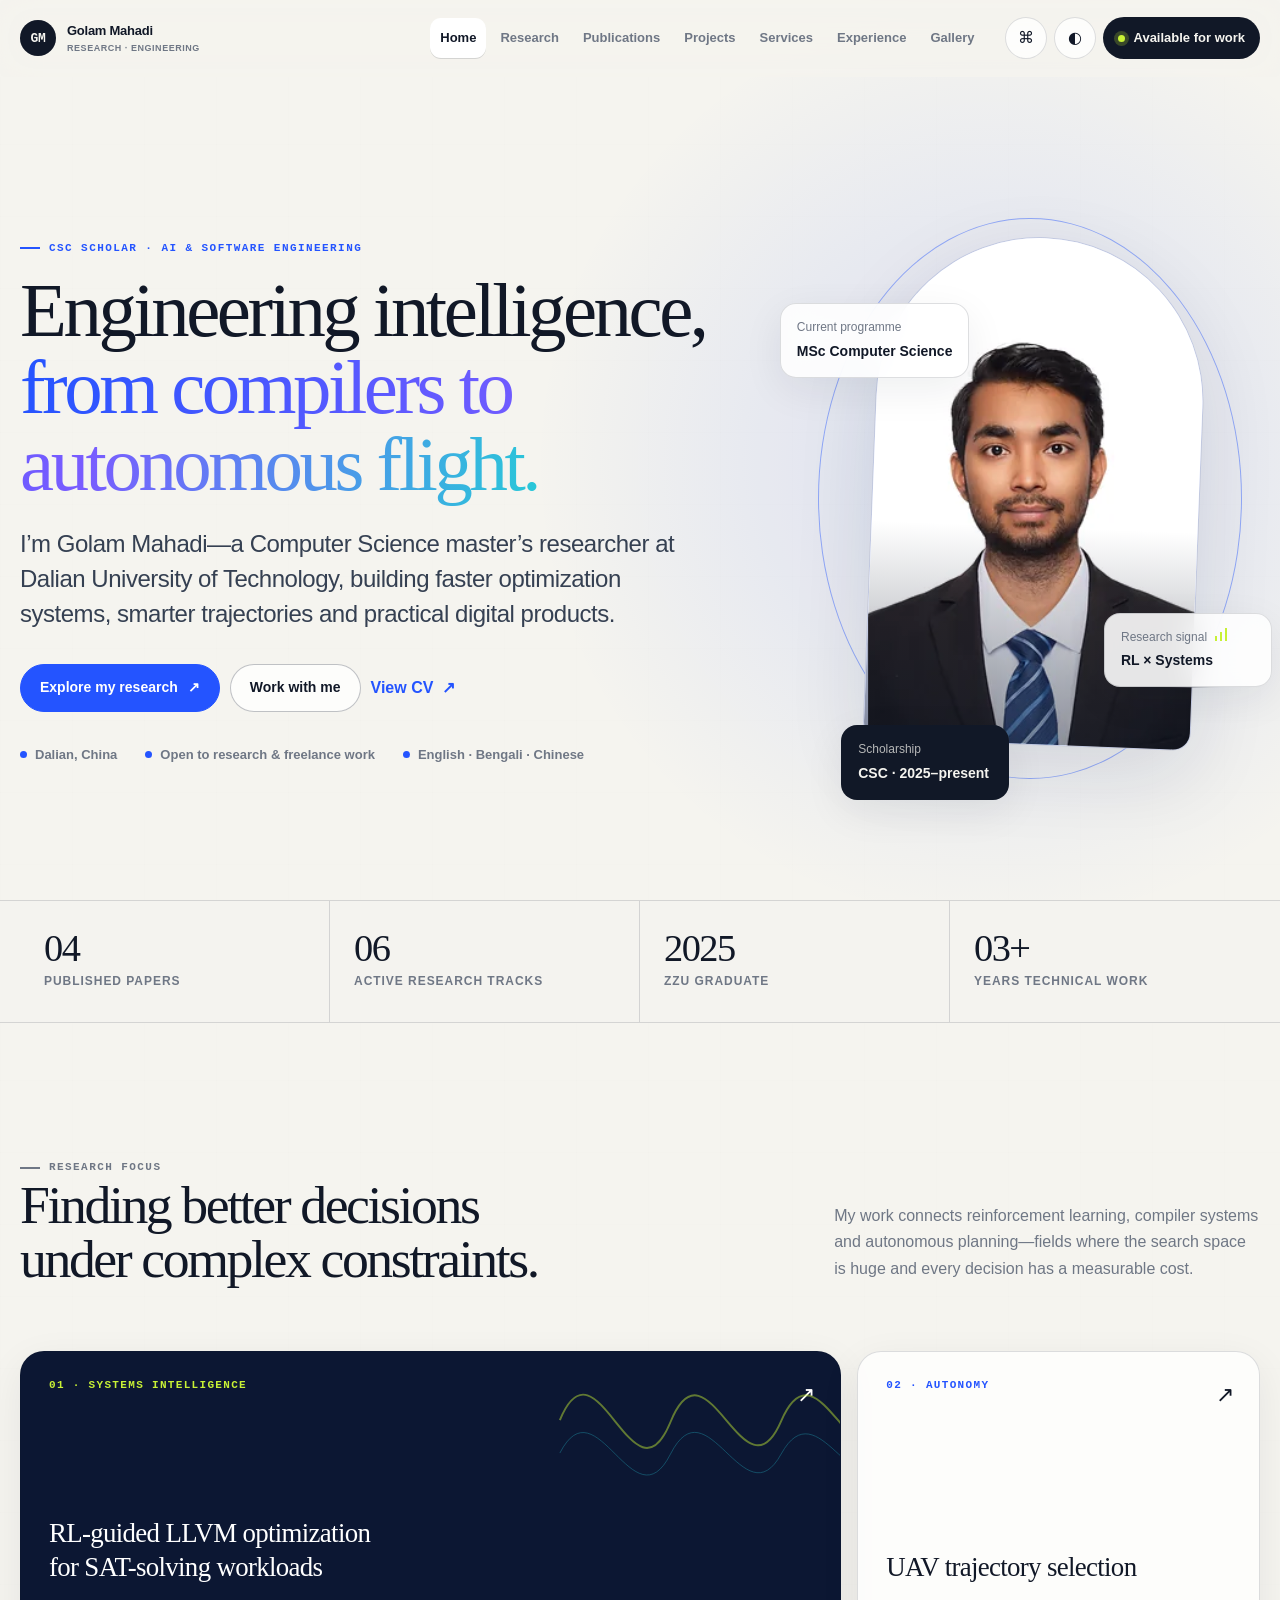
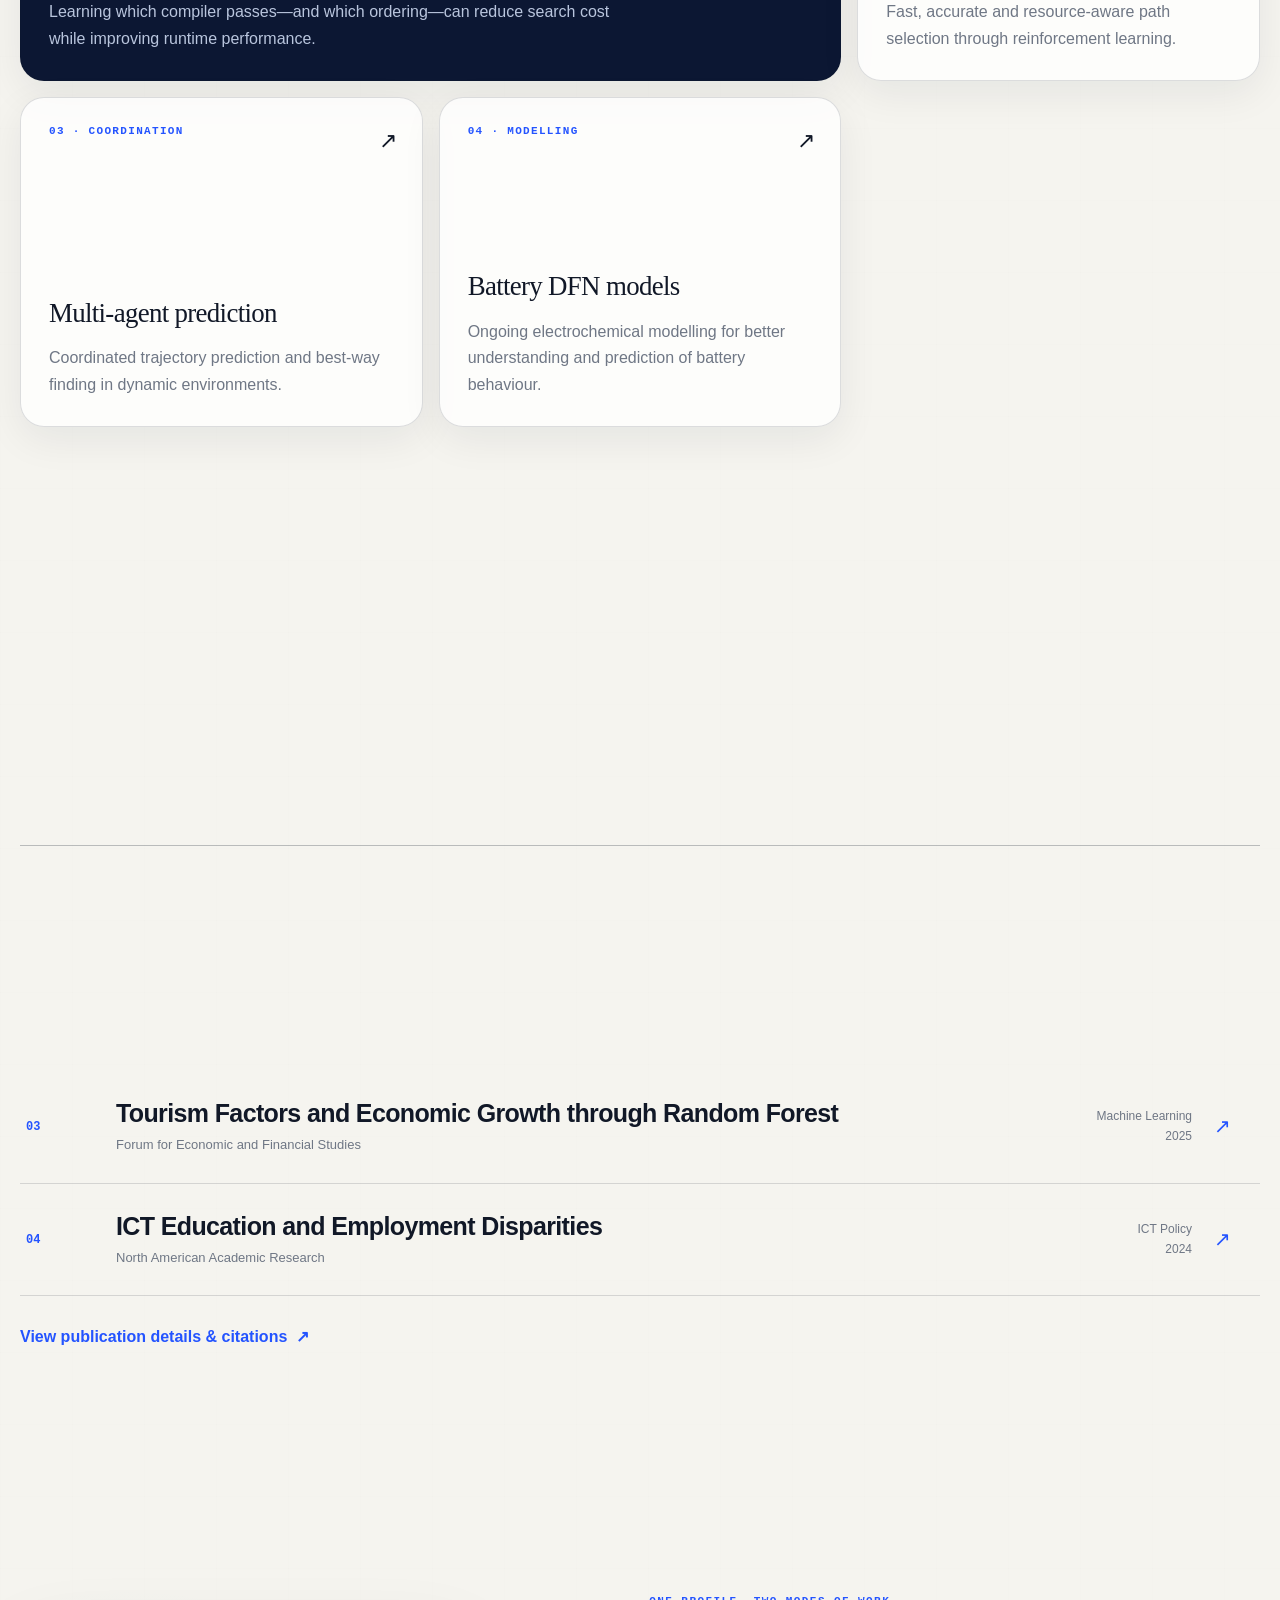
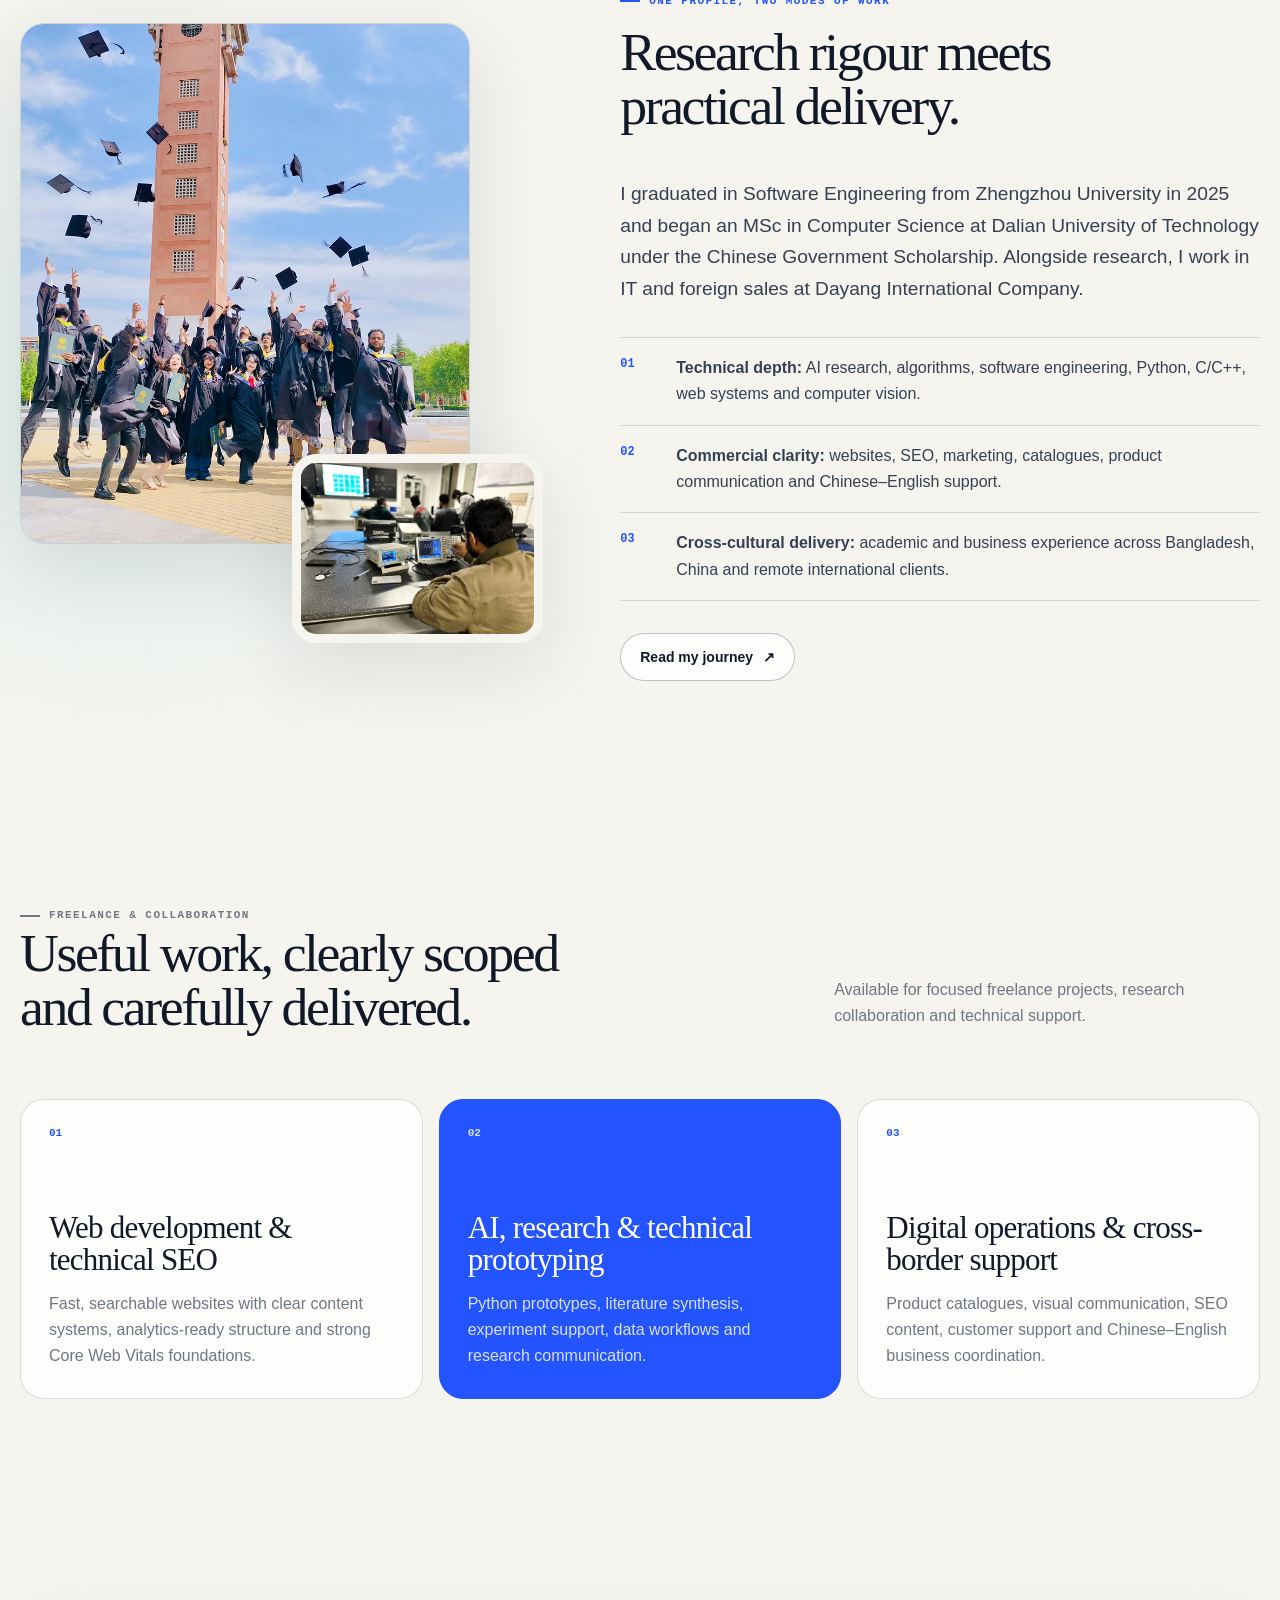
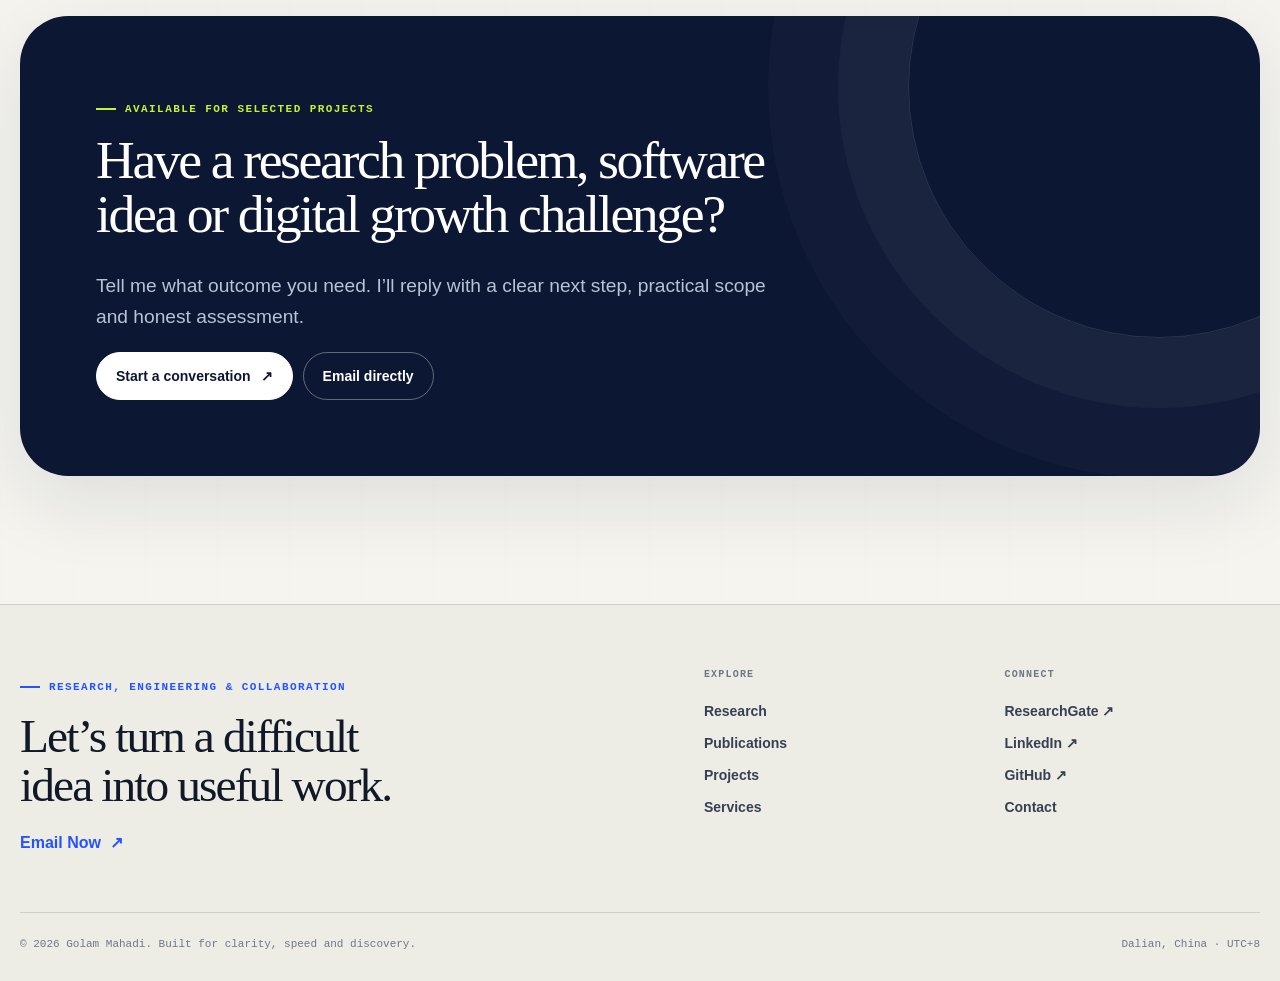
<file: index.html>
<!doctype html>
<html lang="en" data-theme="light">
<head>
  <meta charset="utf-8">
  <meta name="viewport" content="width=device-width, initial-scale=1">
  <title>Golam Mahadi — AI Researcher, Software Engineer & CSC Scholar</title>
  <meta name="description" content="Official portfolio of Golam Mahadi, a CSC-funded Computer Science master's researcher at Dalian University of Technology working on reinforcement learning, LLVM compiler optimization, SAT solving, UAV trajectories and multi-agent systems.">
  <meta name="author" content="Golam Mahadi">
  <meta name="robots" content="index,follow,max-image-preview:large,max-snippet:-1,max-video-preview:-1">
  <link rel="canonical" href="https://gmpilot.github.io/portfolio2024/">
  <link rel="icon" href="assets/favicon.svg" type="image/svg+xml">
  <link rel="manifest" href="site.webmanifest">
  <meta name="theme-color" content="#f5f4ef">
  <meta property="og:type" content="profile">
  <meta property="og:title" content="Golam Mahadi — AI Researcher & Software Engineer">
  <meta property="og:description" content="Researching intelligent optimization from LLVM compilers to autonomous flight. CSC Scholar at Dalian University of Technology.">
  <meta property="og:url" content="https://gmpilot.github.io/portfolio2024/">
  <meta property="og:image" content="https://gmpilot.github.io/portfolio2024/assets/images/og-cover.jpg">
  <meta property="og:image:width" content="1200"><meta property="og:image:height" content="630">
  <meta name="twitter:card" content="summary_large_image">
  <meta name="twitter:title" content="Golam Mahadi — AI Researcher & Software Engineer">
  <meta name="twitter:description" content="RL, compiler optimization, autonomous systems and applied AI research.">
  <meta name="twitter:image" content="https://gmpilot.github.io/portfolio2024/assets/images/og-cover.jpg">
  <link rel="stylesheet" href="assets/css/site.css">
  <script type="application/ld+json">
  {
    "@context":"https://schema.org",
    "@type":"ProfilePage",
    "@id":"https://gmpilot.github.io/portfolio2024/#profile",
    "url":"https://gmpilot.github.io/portfolio2024/",
    "dateModified":"2026-06-21",
    "mainEntity":{
      "@type":"Person",
      "@id":"https://gmpilot.github.io/portfolio2024/#golam-mahadi",
      "name":"Golam Mahadi",
      "alternateName":"GM Pilot",
      "url":"https://gmpilot.github.io/portfolio2024/",
      "image":[
        "https://gmpilot.github.io/portfolio2024/assets/images/portrait-formal-640.webp",
        "https://gmpilot.github.io/portfolio2024/assets/images/portrait-formal-1280.webp",
        "https://gmpilot.github.io/portfolio2024/assets/images/portrait-formal-1920.webp"
      ],
      "email":"mailto:golammahadi13@gmail.com",
      "jobTitle":"AI Researcher and Software Engineer",
      "description":"CSC-funded MSc Computer Science researcher at Dalian University of Technology working on reinforcement learning, LLVM compiler optimization, SAT solving, UAV trajectory planning, multi-agent systems and battery modelling.",
      "homeLocation":{"@type":"Place","name":"Dalian, Liaoning, China"},
      "affiliation":[
        {"@type":"CollegeOrUniversity","name":"Dalian University of Technology"},
        {"@type":"Organization","name":"Dayang International Company"}
      ],
      "alumniOf":{"@type":"CollegeOrUniversity","name":"Zhengzhou University"},
      "knowsAbout":["Reinforcement Learning","LLVM Compiler Optimization","SAT Solving","UAV Trajectory Planning","Multi-Agent Systems","Software Engineering","Search Engine Optimization","Computer Vision"],
      "sameAs":[
        "https://www.researchgate.net/profile/Golam-Mahadi",
        "https://www.linkedin.com/in/gmpilot13",
        "https://github.com/gmpilot"
      ]
    }
  }
  </script>
</head>
<body>
  <a class="skip-link" href="#main">Skip to content</a>
  <div class="site-progress" aria-hidden="true"></div>
  <header data-site-header></header>

  <main id="main">
    <section class="hero">
      <div class="container hero-grid">
        <div class="hero-copy">
          <p class="eyebrow">CSC Scholar · AI & Software Engineering</p>
          <h1>Engineering intelligence, <span class="text-gradient">from compilers to autonomous flight.</span></h1>
          <p class="lede">I’m Golam Mahadi—a Computer Science master’s researcher at Dalian University of Technology, building faster optimization systems, smarter trajectories and practical digital products.</p>
          <div class="button-row">
            <a class="button button-blue" href="research.html">Explore my research <span>↗</span></a>
            <a class="button button-ghost" href="services.html">Work with me</a>
            <a class="text-link" href="assets/Golam-Mahadi-CV.pdf" target="_blank">View CV <span>↗</span></a>
          </div>
          <div class="hero-meta">
            <span>Dalian, China</span>
            <span>Open to research & freelance work</span>
            <span>English · Bengali · Chinese</span>
          </div>
        </div>

        <div class="hero-visual" aria-label="Portrait of Golam Mahadi">
          <div class="orbit" aria-hidden="true"></div>
          <figure class="portrait-shell">
            <img src="assets/images/portrait-formal-1280.webp" srcset="assets/images/portrait-formal-640.webp 640w, assets/images/portrait-formal-1280.webp 1280w, assets/images/portrait-formal-1920.webp 1920w" sizes="(max-width: 760px) 85vw, 38vw" alt="Golam Mahadi in professional attire" width="1280" height="853" fetchpriority="high">
          </figure>
          <div class="float-card a">Current programme<strong>MSc Computer Science</strong></div>
          <div class="float-card b">Research signal <span class="signal"><i></i><i></i><i></i></span><strong>RL × Systems</strong></div>
          <div class="float-card c">Scholarship<strong>CSC · 2025–present</strong></div>
        </div>
      </div>
    </section>

    <aside class="trust-bar" aria-label="Key facts">
      <div class="container trust-grid">
        <div class="trust-item"><strong>04</strong><span>Published papers</span></div>
        <div class="trust-item"><strong>06</strong><span>Active research tracks</span></div>
        <div class="trust-item"><strong>2025</strong><span>ZZU graduate</span></div>
        <div class="trust-item"><strong>03+</strong><span>Years technical work</span></div>
      </div>
    </aside>

    <section class="section">
      <div class="container">
        <div class="section-head reveal">
          <div><p class="eyebrow">Research focus</p><h2>Finding better decisions under complex constraints.</h2></div>
          <p>My work connects reinforcement learning, compiler systems and autonomous planning—fields where the search space is huge and every decision has a measurable cost.</p>
        </div>
        <div class="research-grid">
          <a class="research-card featured reveal" href="research.html#compiler-intelligence">
            <span class="card-number">01 · SYSTEMS INTELLIGENCE</span><span class="card-arrow">↗</span>
            <svg class="wave" viewBox="0 0 340 220" fill="none" aria-hidden="true"><path d="M5 108c38-92 76 95 114 2s76 87 114-1 76 77 105 1" stroke="#c8f135" stroke-width="2"/><path d="M5 142c38-74 76 76 114 1s76 69 114 0 76 61 105 0" stroke="#28c8d8" stroke-width="1" opacity=".7"/></svg>
            <h3>RL-guided LLVM optimization for SAT-solving workloads</h3>
            <p>Learning which compiler passes—and which ordering—can reduce search cost while improving runtime performance.</p>
          </a>
          <a class="research-card reveal" href="research.html#autonomous-systems">
            <span class="card-number">02 · AUTONOMY</span><span class="card-arrow">↗</span>
            <h3>UAV trajectory selection</h3>
            <p>Fast, accurate and resource-aware path selection through reinforcement learning.</p>
          </a>
          <a class="research-card reveal" href="research.html#multi-agent">
            <span class="card-number">03 · COORDINATION</span><span class="card-arrow">↗</span>
            <h3>Multi-agent prediction</h3>
            <p>Coordinated trajectory prediction and best-way finding in dynamic environments.</p>
          </a>
          <a class="research-card reveal" href="research.html#battery-models">
            <span class="card-number">04 · MODELLING</span><span class="card-arrow">↗</span>
            <h3>Battery DFN models</h3>
            <p>Ongoing electrochemical modelling for better understanding and prediction of battery behaviour.</p>
          </a>
        </div>
      </div>
    </section>

    <section class="section section-compact">
      <div class="container">
        <div class="section-head reveal">
          <div><p class="eyebrow">Selected publications</p><h2>Four papers across AI, software practice and human outcomes.</h2></div>
          <p>Peer-reviewed and open research spanning AI-driven Scrum, mathematical games, economic forecasting and ICT employment.</p>
        </div>
        <div class="paper-list">
          <a class="paper-row reveal" href="https://www.researchgate.net/publication/407257929_The_Future_of_Scrum_in_AI-Driven_Software_Development_A_Systematic_Review" target="_blank" rel="noopener">
            <span class="paper-index">01</span><div><h3>The Future of Scrum in AI-Driven Software Development</h3><p>Gazi Sabbir Ahammad, Sujan Acharya, Ahnaf Aiman Abdi, Golam Mahadi</p></div><span class="paper-meta">Systematic Review<br>2026</span><span class="paper-arrow">↗</span>
          </a>
          <a class="paper-row reveal" href="https://doi.org/10.47191/rajar/v11i3.04" target="_blank" rel="noopener">
            <span class="paper-index">02</span><div><h3>Spot It! A Mathematical Approach to Offline Games</h3><p>First author · RA Journal of Applied Research</p></div><span class="paper-meta">Cognitive Development<br>2025</span><span class="paper-arrow">↗</span>
          </a>
          <a class="paper-row reveal" href="https://doi.org/10.24294/fefs2519" target="_blank" rel="noopener">
            <span class="paper-index">03</span><div><h3>Tourism Factors and Economic Growth through Random Forest</h3><p>Forum for Economic and Financial Studies</p></div><span class="paper-meta">Machine Learning<br>2025</span><span class="paper-arrow">↗</span>
          </a>
          <a class="paper-row reveal" href="https://doi.org/10.5281/zenodo.14246913" target="_blank" rel="noopener">
            <span class="paper-index">04</span><div><h3>ICT Education and Employment Disparities</h3><p>North American Academic Research</p></div><span class="paper-meta">ICT Policy<br>2024</span><span class="paper-arrow">↗</span>
          </a>
        </div>
        <p style="margin-top:28px"><a class="text-link" href="publications.html">View publication details & citations <span>↗</span></a></p>
      </div>
    </section>

    <section class="section">
      <div class="container split-showcase">
        <div class="showcase-image reveal">
          <figure class="image-main"><img src="assets/images/graduation-tower-1280.webp" alt="Zhengzhou University graduates celebrating beneath the campus tower" width="1280" height="960" loading="lazy"></figure>
          <figure class="image-small"><img src="assets/images/lab-electronics-640.webp" alt="Golam Mahadi working with laboratory measurement equipment" width="640" height="480" loading="lazy"></figure>
        </div>
        <div class="reveal">
          <p class="eyebrow">One profile, two modes of work</p>
          <h2>Research rigour meets practical delivery.</h2>
          <p class="body-lg">I graduated in Software Engineering from Zhengzhou University in 2025 and began an MSc in Computer Science at Dalian University of Technology under the Chinese Government Scholarship. Alongside research, I work in IT and foreign sales at Dayang International Company.</p>
          <div class="content-list">
            <div><span>01</span><p><strong>Technical depth:</strong> AI research, algorithms, software engineering, Python, C/C++, web systems and computer vision.</p></div>
            <div><span>02</span><p><strong>Commercial clarity:</strong> websites, SEO, marketing, catalogues, product communication and Chinese–English support.</p></div>
            <div><span>03</span><p><strong>Cross-cultural delivery:</strong> academic and business experience across Bangladesh, China and remote international clients.</p></div>
          </div>
          <a class="button button-ghost" href="experience.html">Read my journey <span>↗</span></a>
        </div>
      </div>
    </section>

    <section class="section section-compact">
      <div class="container">
        <div class="section-head reveal">
          <div><p class="eyebrow">Freelance & collaboration</p><h2>Useful work, clearly scoped and carefully delivered.</h2></div>
          <p>Available for focused freelance projects, research collaboration and technical support.</p>
        </div>
        <div class="service-preview">
          <a class="service-card reveal" href="services.html#web-seo"><span class="service-no">01</span><h3>Web development & technical SEO</h3><p>Fast, searchable websites with clear content systems, analytics-ready structure and strong Core Web Vitals foundations.</p></a>
          <a class="service-card reveal" href="services.html#research-ai"><span class="service-no">02</span><h3>AI, research & technical prototyping</h3><p>Python prototypes, literature synthesis, experiment support, data workflows and research communication.</p></a>
          <a class="service-card reveal" href="services.html#business"><span class="service-no">03</span><h3>Digital operations & cross-border support</h3><p>Product catalogues, visual communication, SEO content, customer support and Chinese–English business coordination.</p></a>
        </div>
      </div>
    </section>

    <section class="section">
      <div class="container cta-panel reveal">
        <p class="eyebrow" style="color:#c8f135">Available for selected projects</p>
        <h2>Have a research problem, software idea or digital growth challenge?</h2>
        <p class="body-lg">Tell me what outcome you need. I’ll reply with a clear next step, practical scope and honest assessment.</p>
        <div class="button-row"><a class="button button-primary" href="contact.html">Start a conversation <span>↗</span></a><a class="button" style="border-color:rgba(255,255,255,.35);color:#fff" href="mailto:golammahadi13@gmail.com">Email directly</a></div>
      </div>
    </section>
  </main>

  <footer data-site-footer></footer>
  <script src="assets/js/site.js" defer></script>
</body>
</html>
</file>
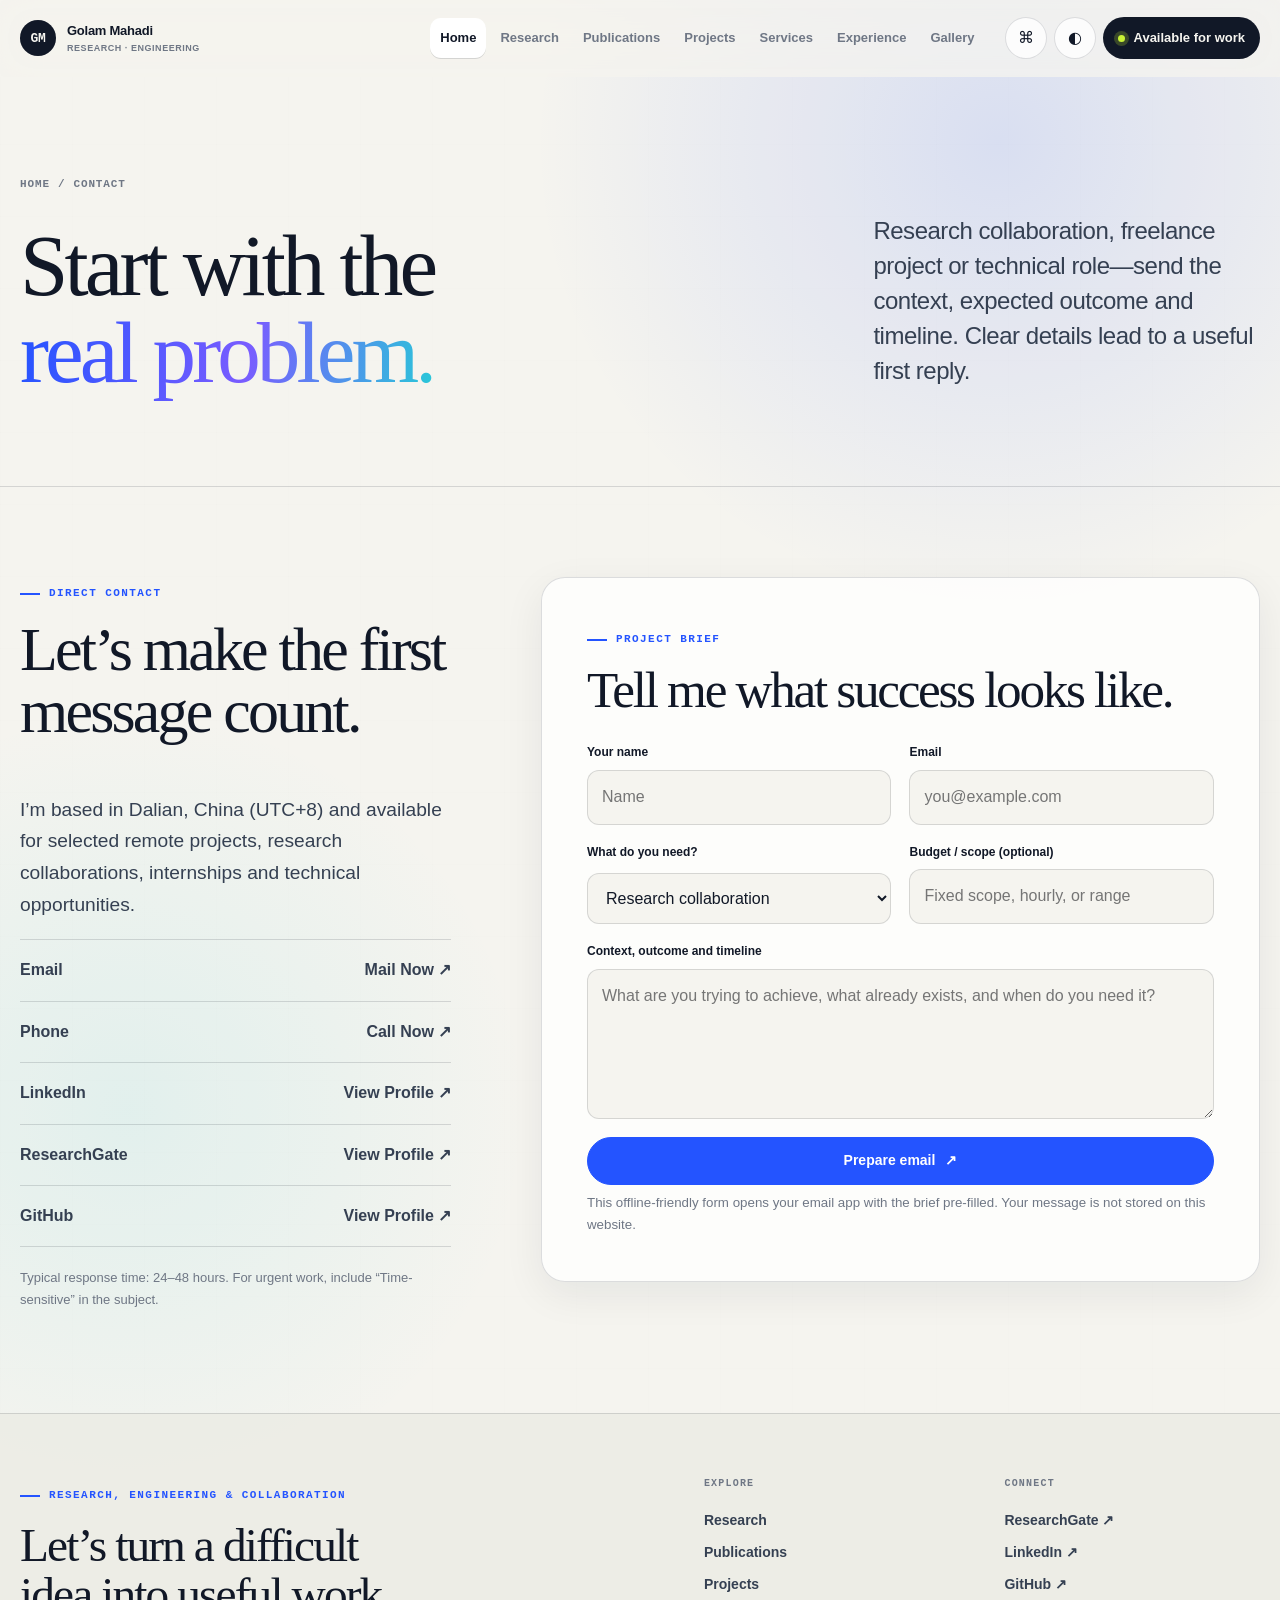
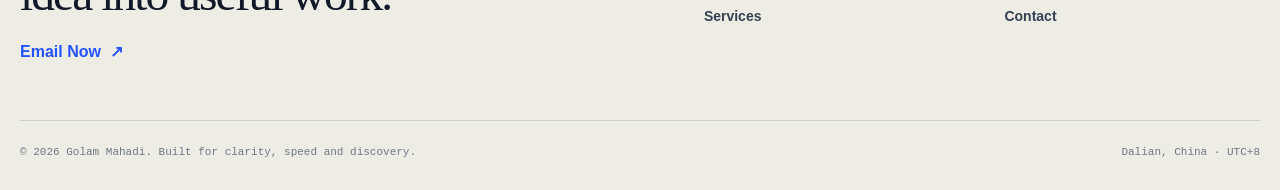
<file: contact.html>
<!doctype html>
<html lang="en" data-theme="light">
<head>
  <meta charset="utf-8"><meta name="viewport" content="width=device-width,initial-scale=1">
  <title>Contact Golam Mahadi — Research Collaboration & Freelance Projects</title>
  <meta name="description" content="Contact Golam Mahadi in Dalian, China for AI and software engineering research collaboration, freelance web development, SEO, technical support and international digital operations.">
  <meta name="robots" content="index,follow,max-image-preview:large"><link rel="canonical" href="https://gmpilot.github.io/portfolio2024/contact.html"><link rel="icon" href="assets/favicon.svg" type="image/svg+xml"><meta name="theme-color" content="#f5f4ef">
  <meta property="og:title" content="Contact Golam Mahadi"><meta property="og:description" content="Discuss research collaboration, freelance work or a technical opportunity."><meta property="og:url" content="https://gmpilot.github.io/portfolio2024/contact.html"><meta property="og:image" content="https://gmpilot.github.io/portfolio2024/assets/images/og-cover.jpg"><meta name="twitter:card" content="summary_large_image">
  <link rel="stylesheet" href="assets/css/site.css">
  <script type="application/ld+json">{"@context":"https://schema.org","@type":"ContactPage","name":"Contact Golam Mahadi","url":"https://gmpilot.github.io/portfolio2024/contact.html","about":{"@id":"https://gmpilot.github.io/portfolio2024/#golam-mahadi"},"mainEntity":{"@id":"https://gmpilot.github.io/portfolio2024/#golam-mahadi"}}</script>
</head>
<body>
  <a class="skip-link" href="#main">Skip to content</a><div class="site-progress" aria-hidden="true"></div><header data-site-header></header>
  <main id="main">
    <section class="page-hero"><div class="container"><div class="breadcrumbs"><a href="index.html">Home</a><span>/</span><span>Contact</span></div><div class="page-hero-grid"><h1>Start with the <span class="text-gradient">real problem.</span></h1><p class="lede">Research collaboration, freelance project or technical role—send the context, expected outcome and timeline. Clear details lead to a useful first reply.</p></div></div></section>
    <section class="section section-compact">
      <div class="container contact-grid">
        <div class="reveal">
          <p class="eyebrow">Direct contact</p><h2 style="font-size:clamp(38px,5vw,62px)">Let’s make the first message count.</h2>
          <p class="body-lg">I’m based in Dalian, China (UTC+8) and available for selected remote projects, research collaborations, internships and technical opportunities.</p>
          <div class="contact-list">
            <a href="mailto:golammahadi13@gmail.com"><span>Email</span><span>Mail Now ↗</span></a>
            <a href="tel:+8619741100361"><span>Phone</span><span>Call Now ↗</span></a>
            <a href="https://www.linkedin.com/in/gmpilot13" target="_blank" rel="noopener"><span>LinkedIn</span><span>View Profile ↗</span></a>
            <a href="https://www.researchgate.net/profile/Golam-Mahadi" target="_blank" rel="noopener"><span>ResearchGate</span><span>View Profile ↗</span></a>
            <a href="https://github.com/gmpilot" target="_blank" rel="noopener"><span>GitHub</span><span>View Profile ↗</span></a>
          </div>
          <p class="muted" style="margin-top:20px;font-size:13px">Typical response time: 24–48 hours. For urgent work, include “Time-sensitive” in the subject.</p>
        </div>
        <form class="contact-form reveal" data-contact-form>
          <p class="eyebrow">Project brief</p><h2 style="font-size:clamp(34px,4vw,52px);margin-bottom:28px">Tell me what success looks like.</h2>
          <div class="form-grid">
            <div class="field"><label for="name">Your name</label><input id="name" name="name" autocomplete="name" required placeholder="Name"></div>
            <div class="field"><label for="email">Email</label><input id="email" name="email" type="email" autocomplete="email" required placeholder="you@example.com"></div>
            <div class="field"><label for="service">What do you need?</label><select id="service" name="service" required><option value="Research collaboration">Research collaboration</option><option value="Web development and SEO">Web development & SEO</option><option value="AI or Python prototype">AI / Python prototype</option><option value="Technical support">Technical support</option><option value="Digital operations">Digital operations</option><option value="Job or internship">Job / internship</option><option value="Other project">Other</option></select></div>
            <div class="field"><label for="budget">Budget / scope (optional)</label><input id="budget" name="budget" placeholder="Fixed scope, hourly, or range"></div>
            <div class="field full"><label for="message">Context, outcome and timeline</label><textarea id="message" name="message" required placeholder="What are you trying to achieve, what already exists, and when do you need it?"></textarea></div>
            <div class="field full"><button class="button button-blue" type="submit">Prepare email <span>↗</span></button><small class="muted">This offline-friendly form opens your email app with the brief pre-filled. Your message is not stored on this website.</small></div>
          </div>
        </form>
      </div>
    </section>
  </main>
  <footer data-site-footer></footer><script src="assets/js/site.js" defer></script>
</body>
</html>
</file>
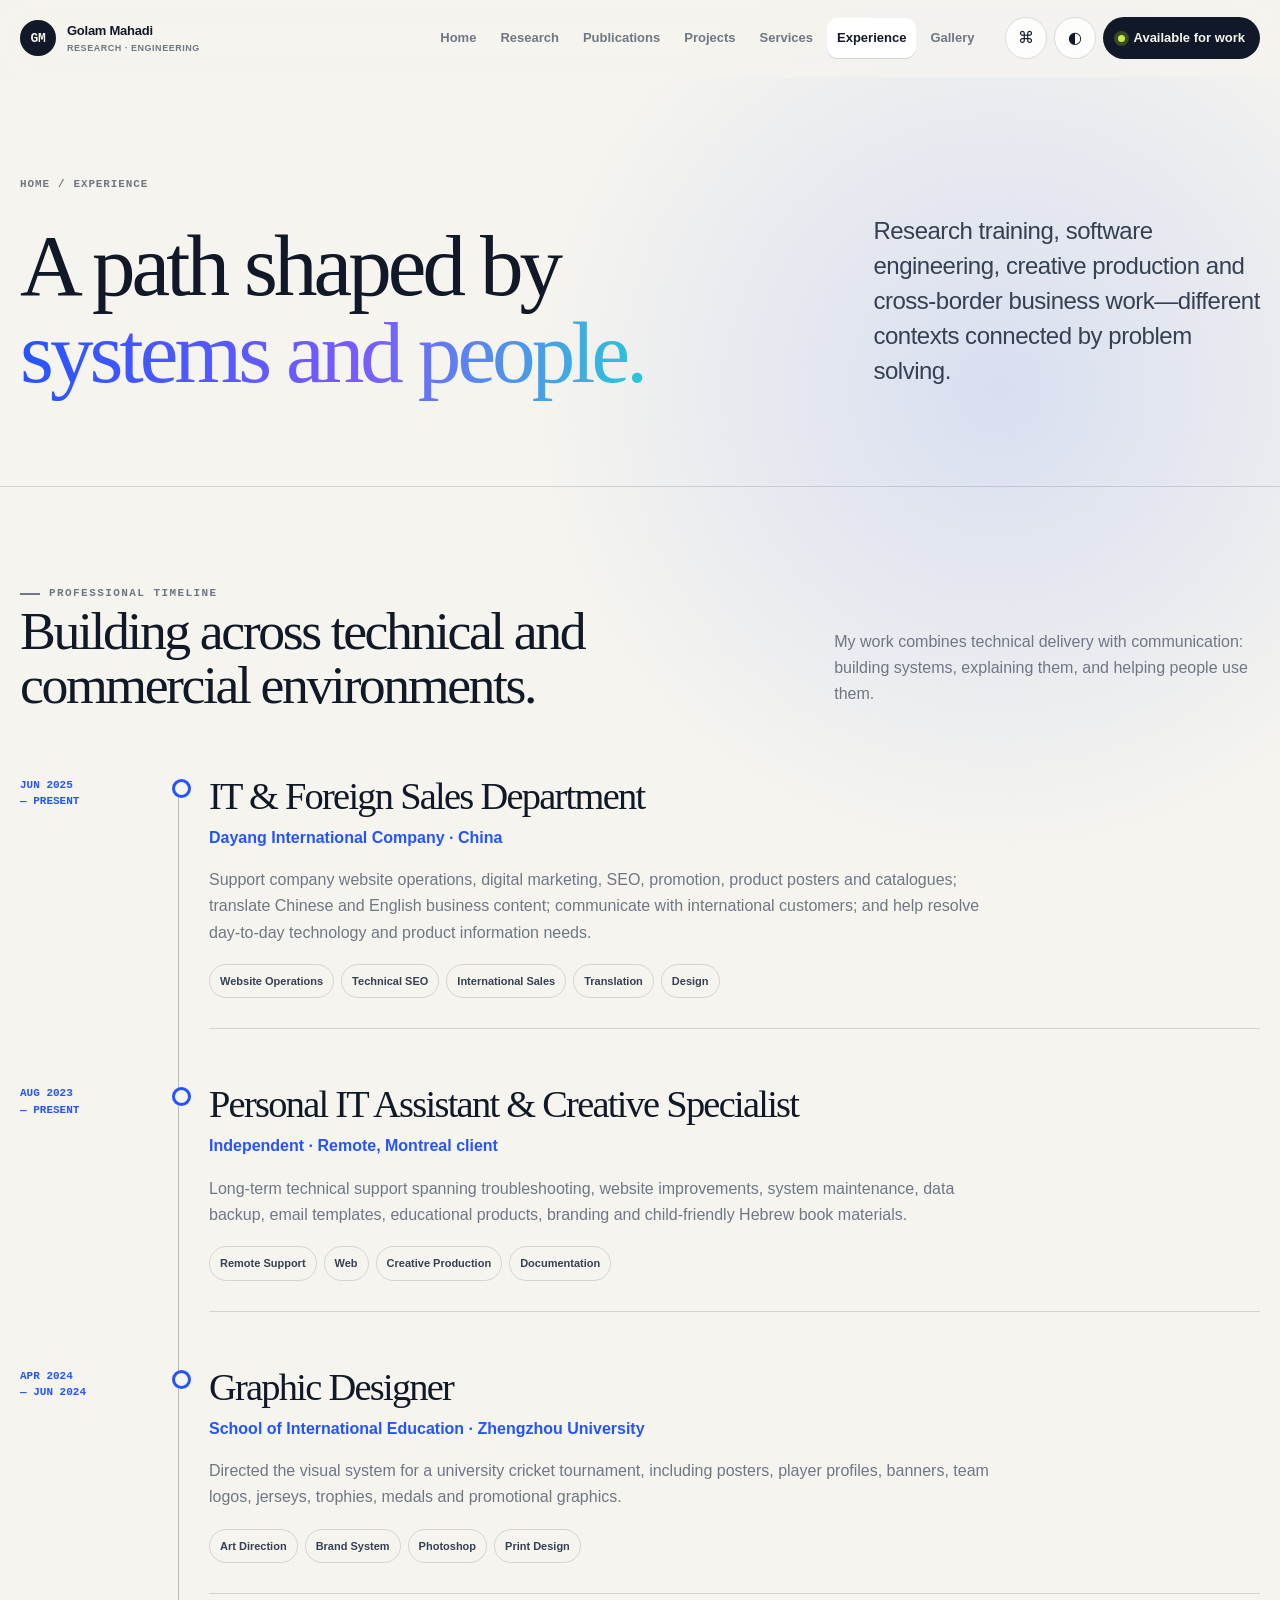
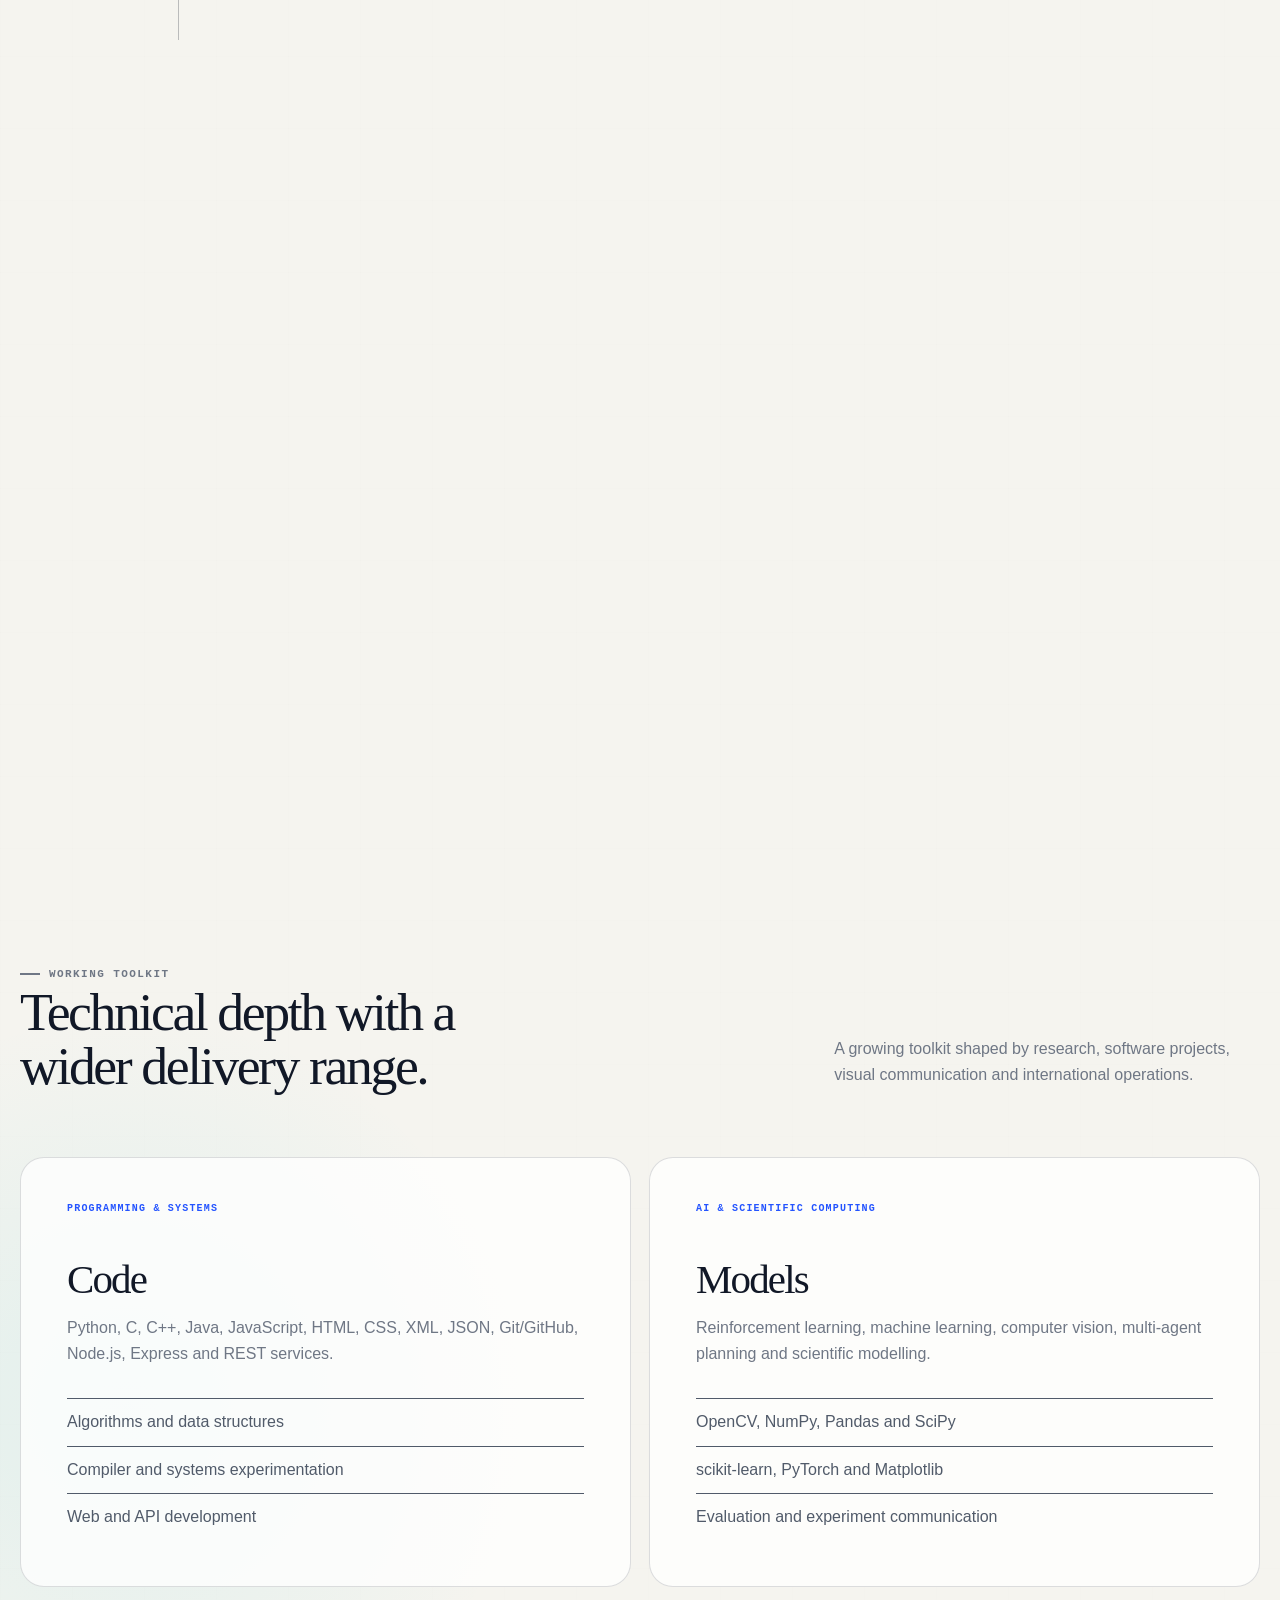
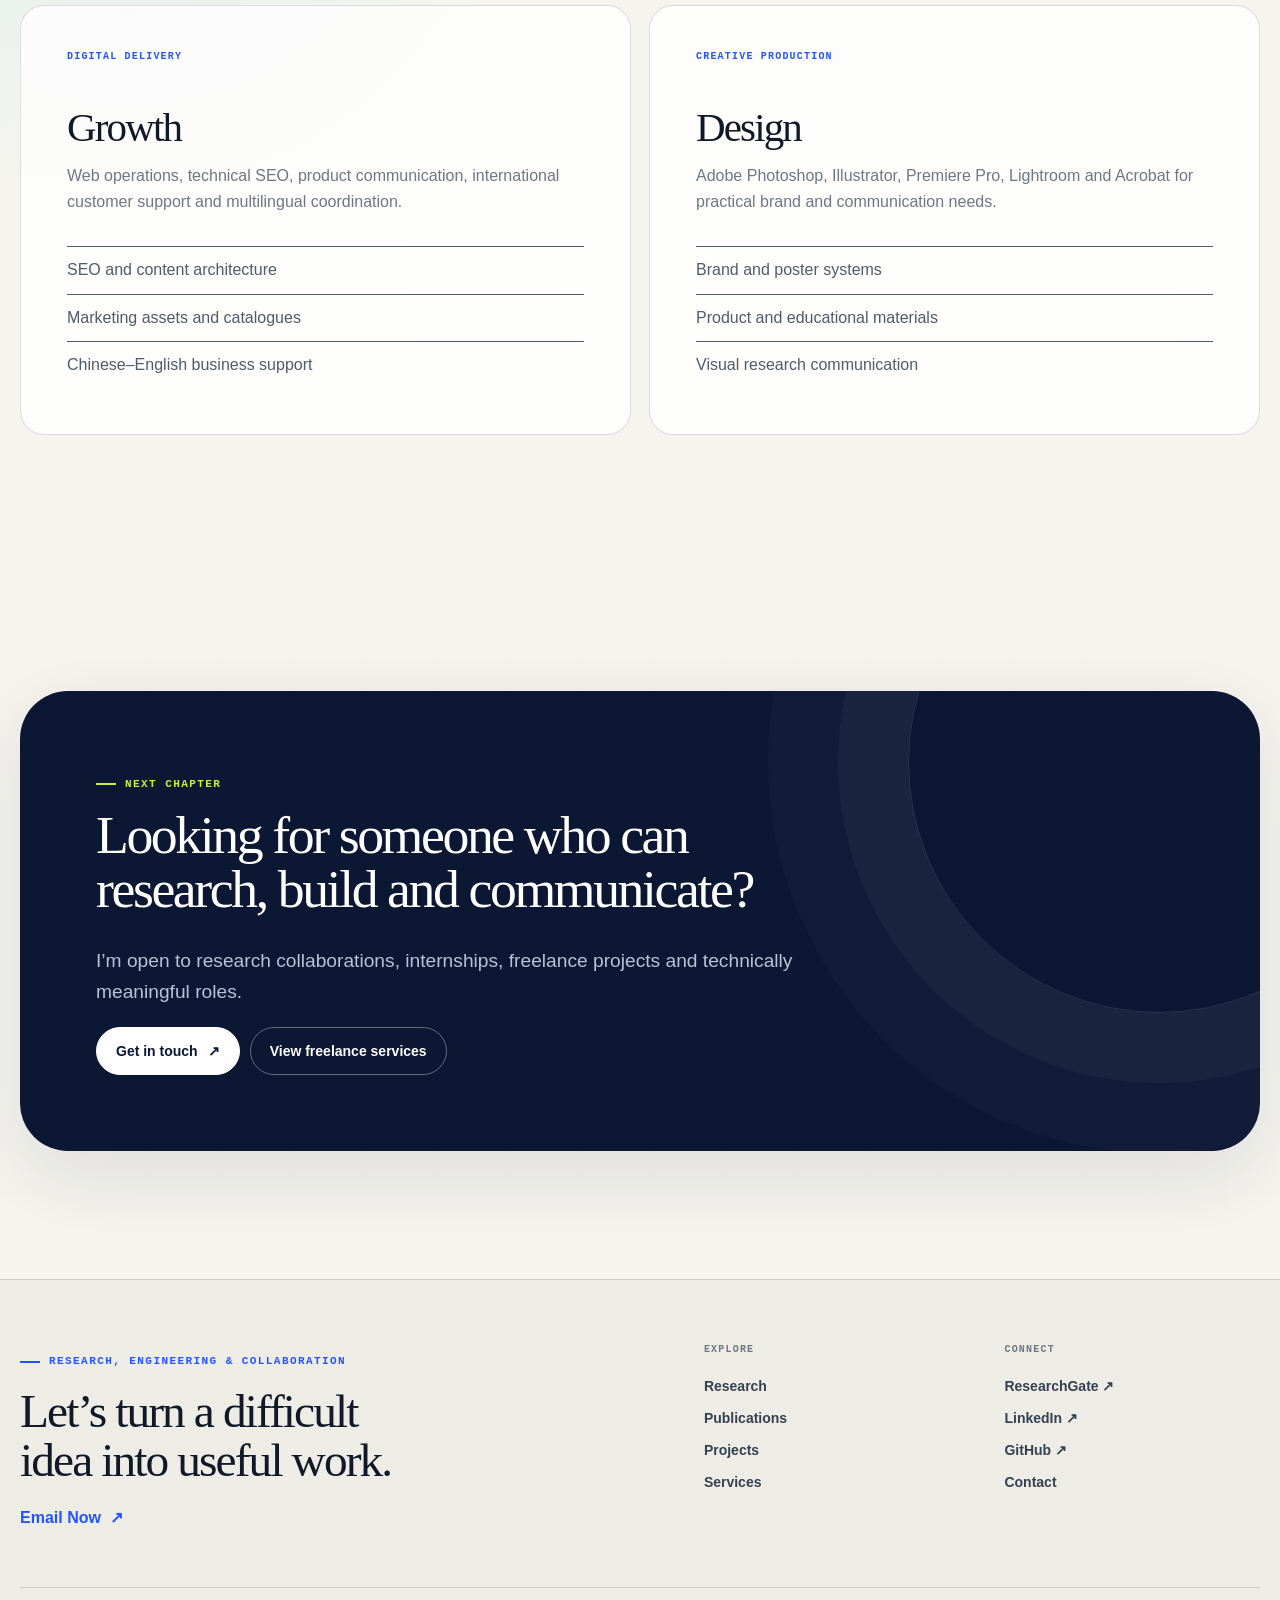
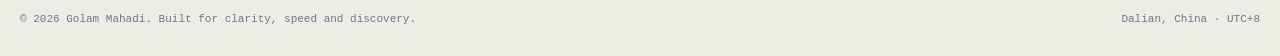
<file: experience.html>
<!doctype html>
<html lang="en" data-theme="light">
<head>
  <meta charset="utf-8"><meta name="viewport" content="width=device-width,initial-scale=1">
  <title>Experience & Education — Golam Mahadi | CSC Scholar and IT Professional</title>
  <meta name="description" content="Experience and education of Golam Mahadi: MSc Computer Science CSC Scholar at Dalian University of Technology, Zhengzhou University Software Engineering graduate, and IT & Foreign Sales professional.">
  <meta name="robots" content="index,follow,max-image-preview:large"><link rel="canonical" href="https://gmpilot.github.io/portfolio2024/experience.html"><link rel="icon" href="assets/favicon.svg" type="image/svg+xml"><meta name="theme-color" content="#f5f4ef">
  <meta property="og:title" content="Experience & Education — Golam Mahadi"><meta property="og:description" content="Research, software engineering, digital operations and international experience."><meta property="og:url" content="https://gmpilot.github.io/portfolio2024/experience.html"><meta property="og:image" content="https://gmpilot.github.io/portfolio2024/assets/images/og-cover.jpg"><meta name="twitter:card" content="summary_large_image">
  <link rel="stylesheet" href="assets/css/site.css">
  <script type="application/ld+json">{"@context":"https://schema.org","@type":"AboutPage","name":"Experience and Education of Golam Mahadi","url":"https://gmpilot.github.io/portfolio2024/experience.html","about":{"@id":"https://gmpilot.github.io/portfolio2024/#golam-mahadi"}}</script>
</head>
<body>
  <a class="skip-link" href="#main">Skip to content</a><div class="site-progress" aria-hidden="true"></div><header data-site-header></header>
  <main id="main">
    <section class="page-hero"><div class="container"><div class="breadcrumbs"><a href="index.html">Home</a><span>/</span><span>Experience</span></div><div class="page-hero-grid"><h1>A path shaped by <span class="text-gradient">systems and people.</span></h1><p class="lede">Research training, software engineering, creative production and cross-border business work—different contexts connected by problem solving.</p></div></div></section>

    <section class="section section-compact">
      <div class="container">
        <div class="section-head reveal"><div><p class="eyebrow">Professional timeline</p><h2>Building across technical and commercial environments.</h2></div><p>My work combines technical delivery with communication: building systems, explaining them, and helping people use them.</p></div>
        <div class="timeline">
          <article class="timeline-item reveal"><time datetime="2025-06">Jun 2025<br>— Present</time><div class="timeline-content"><h2>IT & Foreign Sales Department</h2><p class="company">Dayang International Company · China</p><p>Support company website operations, digital marketing, SEO, promotion, product posters and catalogues; translate Chinese and English business content; communicate with international customers; and help resolve day-to-day technology and product information needs.</p><div class="tag-row"><span>Website Operations</span><span>Technical SEO</span><span>International Sales</span><span>Translation</span><span>Design</span></div></div></article>
          <article class="timeline-item reveal"><time datetime="2023-08">Aug 2023<br>— Present</time><div class="timeline-content"><h2>Personal IT Assistant & Creative Specialist</h2><p class="company">Independent · Remote, Montreal client</p><p>Long-term technical support spanning troubleshooting, website improvements, system maintenance, data backup, email templates, educational products, branding and child-friendly Hebrew book materials.</p><div class="tag-row"><span>Remote Support</span><span>Web</span><span>Creative Production</span><span>Documentation</span></div></div></article>
          <article class="timeline-item reveal"><time datetime="2024-04">Apr 2024<br>— Jun 2024</time><div class="timeline-content"><h2>Graphic Designer</h2><p class="company">School of International Education · Zhengzhou University</p><p>Directed the visual system for a university cricket tournament, including posters, player profiles, banners, team logos, jerseys, trophies, medals and promotional graphics.</p><div class="tag-row"><span>Art Direction</span><span>Brand System</span><span>Photoshop</span><span>Print Design</span></div></div></article>
        </div>
      </div>
    </section>

    <section class="section section-compact">
      <div class="container">
        <div class="section-head reveal"><div><p class="eyebrow">Education</p><h2>From software engineering foundations to intelligent systems research.</h2></div><a class="text-link" href="assets/Golam-Mahadi-CV.pdf" target="_blank">Download full CV <span>↗</span></a></div>
        <div class="track-grid">
          <article class="track-card reveal"><span class="status">2025 — Present</span><h3>MSc in Computer Science</h3><p><strong>Dalian University of Technology</strong><br>Chinese Government Scholarship (CSC). Current work in reinforcement learning, compiler optimization, autonomous planning and scientific models.</p><div class="tag-row"><span>CSC Scholar</span><span>Dalian, China</span></div></article>
          <article class="track-card reveal"><span class="status">2021 — 2025</span><h3>Bachelor’s in Software Engineering</h3><p><strong>Zhengzhou University</strong><br>CGPA 3.52/4.00. Broad computing foundation across algorithms, operating systems, networks, databases, AI, ML, embedded systems and application development.</p><div class="tag-row"><span>Graduate 2025</span><span>Zhengzhou, China</span></div></article>
        </div>
      </div>
    </section>

    <section class="section">
      <div class="container">
        <div class="section-head reveal"><div><p class="eyebrow">Working toolkit</p><h2>Technical depth with a wider delivery range.</h2></div><p>A growing toolkit shaped by research, software projects, visual communication and international operations.</p></div>
        <div class="services-grid">
          <article class="offer-card reveal"><span class="offer-label">Programming & systems</span><h2>Code</h2><p>Python, C, C++, Java, JavaScript, HTML, CSS, XML, JSON, Git/GitHub, Node.js, Express and REST services.</p><ul><li>Algorithms and data structures</li><li>Compiler and systems experimentation</li><li>Web and API development</li></ul></article>
          <article class="offer-card reveal"><span class="offer-label">AI & scientific computing</span><h2>Models</h2><p>Reinforcement learning, machine learning, computer vision, multi-agent planning and scientific modelling.</p><ul><li>OpenCV, NumPy, Pandas and SciPy</li><li>scikit-learn, PyTorch and Matplotlib</li><li>Evaluation and experiment communication</li></ul></article>
          <article class="offer-card reveal"><span class="offer-label">Digital delivery</span><h2>Growth</h2><p>Web operations, technical SEO, product communication, international customer support and multilingual coordination.</p><ul><li>SEO and content architecture</li><li>Marketing assets and catalogues</li><li>Chinese–English business support</li></ul></article>
          <article class="offer-card reveal"><span class="offer-label">Creative production</span><h2>Design</h2><p>Adobe Photoshop, Illustrator, Premiere Pro, Lightroom and Acrobat for practical brand and communication needs.</p><ul><li>Brand and poster systems</li><li>Product and educational materials</li><li>Visual research communication</li></ul></article>
        </div>
      </div>
    </section>
    <section class="section"><div class="container cta-panel reveal"><p class="eyebrow" style="color:#c8f135">Next chapter</p><h2>Looking for someone who can research, build and communicate?</h2><p class="body-lg">I’m open to research collaborations, internships, freelance projects and technically meaningful roles.</p><div class="button-row"><a class="button button-primary" href="contact.html">Get in touch <span>↗</span></a><a class="button" style="border-color:rgba(255,255,255,.35);color:#fff" href="services.html">View freelance services</a></div></div></section>
  </main>
  <footer data-site-footer></footer><script src="assets/js/site.js" defer></script>
</body>
</html>
</file>
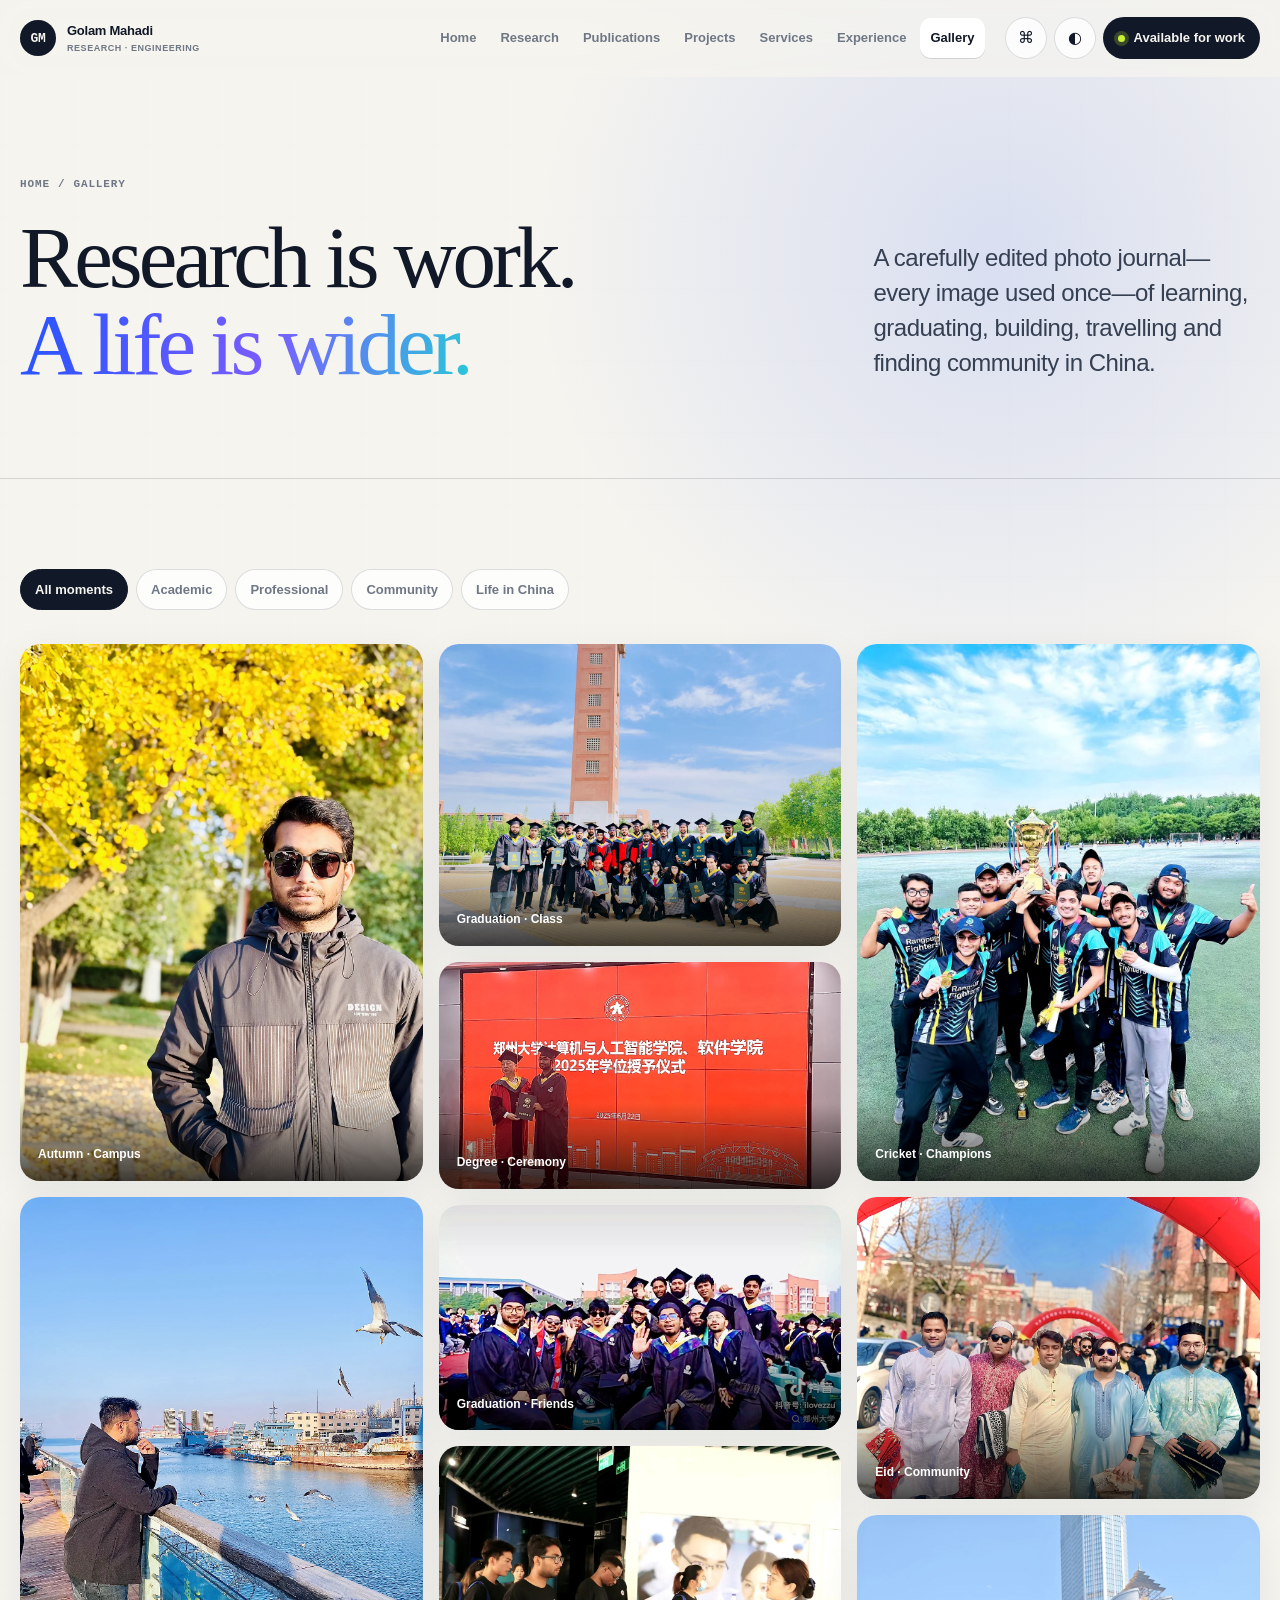
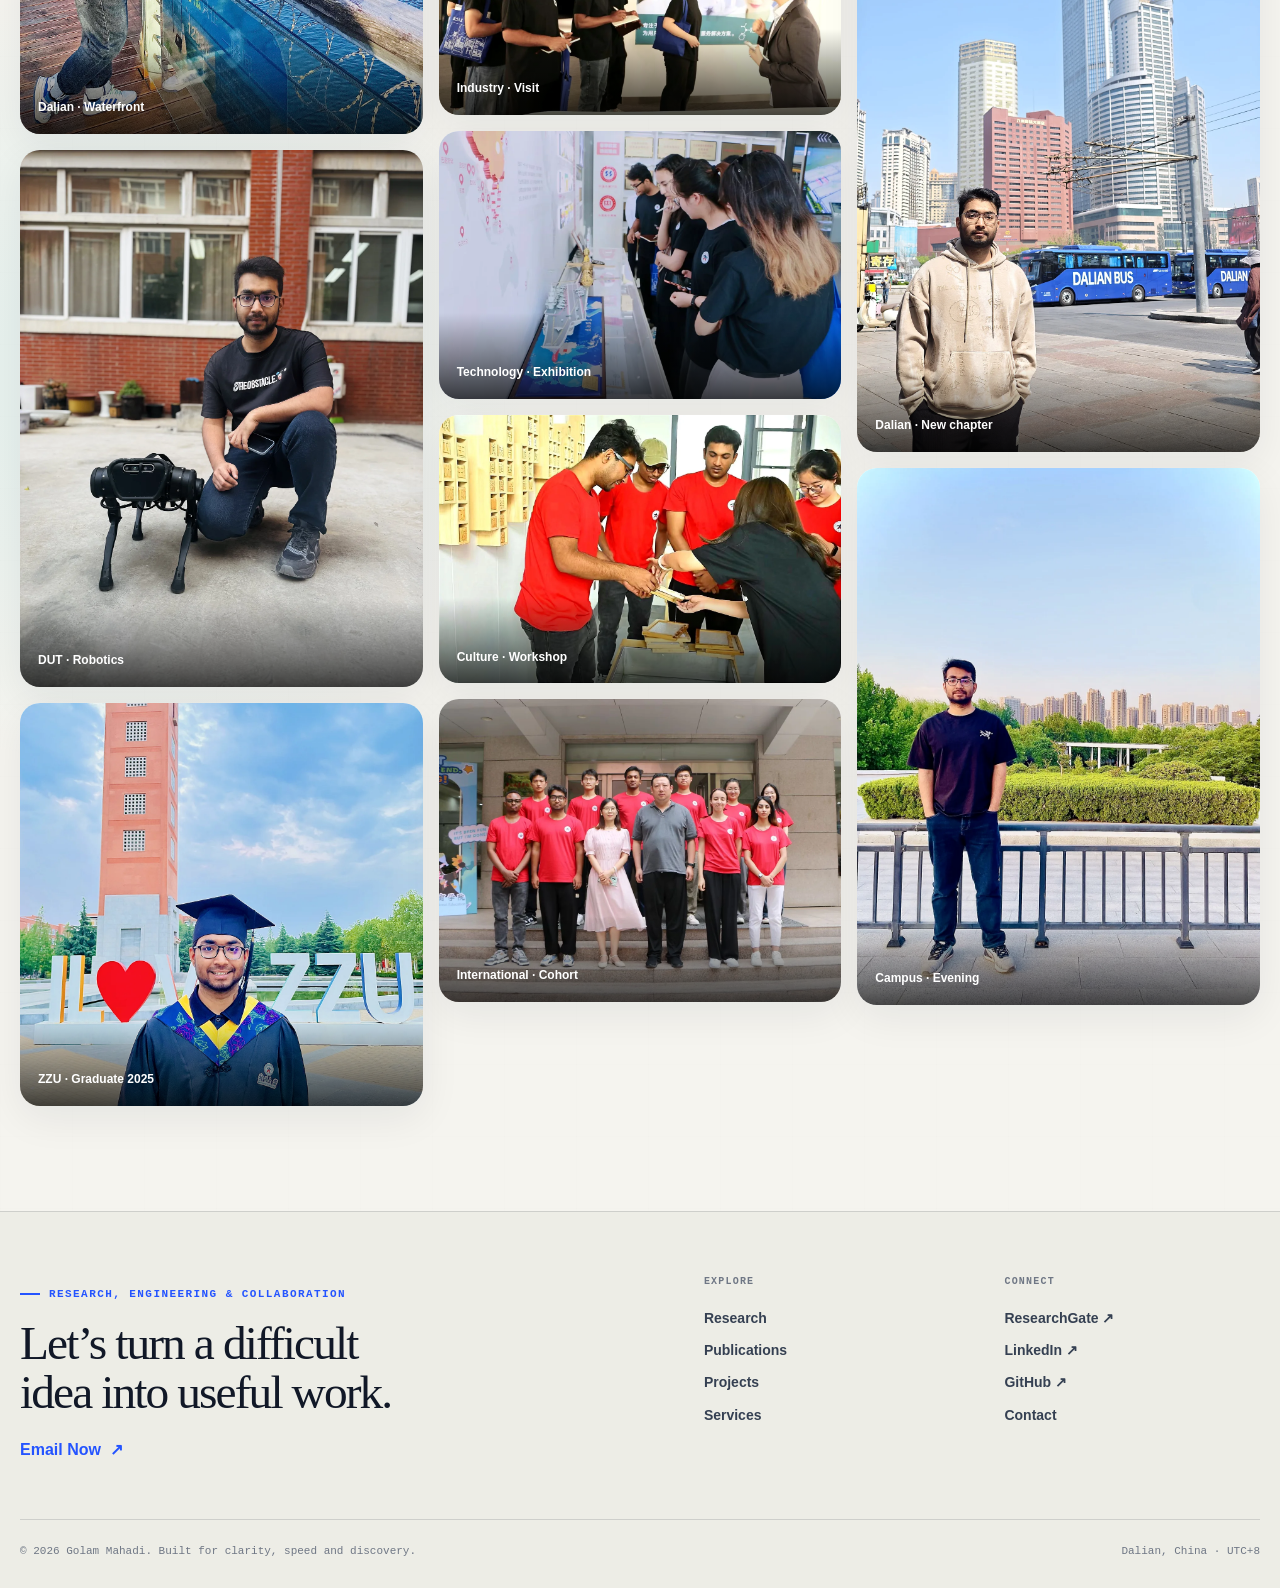
<file: gallery.html>
<!doctype html>
<html lang="en" data-theme="light">
<head>
  <meta charset="utf-8"><meta name="viewport" content="width=device-width,initial-scale=1">
  <title>Gallery — Golam Mahadi | Research, Graduation & Life in China</title>
  <meta name="description" content="A curated, non-duplicated photo journal of Golam Mahadi's research, graduation from Zhengzhou University, campus life, community, sport and new chapter in Dalian, China.">
  <meta name="robots" content="index,follow,max-image-preview:large"><link rel="canonical" href="https://gmpilot.github.io/portfolio2024/gallery.html"><link rel="icon" href="assets/favicon.svg" type="image/svg+xml"><meta name="theme-color" content="#f5f4ef">
  <meta property="og:title" content="Gallery — Golam Mahadi"><meta property="og:description" content="Research, graduation, community and life in China."><meta property="og:url" content="https://gmpilot.github.io/portfolio2024/gallery.html"><meta property="og:image" content="https://gmpilot.github.io/portfolio2024/assets/images/og-cover.jpg"><meta name="twitter:card" content="summary_large_image">
  <link rel="stylesheet" href="assets/css/site.css">
</head>
<body>
  <a class="skip-link" href="#main">Skip to content</a><div class="site-progress" aria-hidden="true"></div><header data-site-header></header>
  <main id="main">
    <section class="page-hero"><div class="container"><div class="breadcrumbs"><a href="index.html">Home</a><span>/</span><span>Gallery</span></div><div class="page-hero-grid"><h1>Research is work. <span class="text-gradient">A life is wider.</span></h1><p class="lede">A carefully edited photo journal—every image used once—of learning, graduating, building, travelling and finding community in China.</p></div></div></section>
    <section class="section section-compact">
      <div class="container">
        <div class="filter-bar reveal" data-filter-group=".gallery-item"><button class="filter-button is-active" data-filter="all" type="button">All moments</button><button class="filter-button" data-filter="academic" type="button">Academic</button><button class="filter-button" data-filter="professional" type="button">Professional</button><button class="filter-button" data-filter="community" type="button">Community</button><button class="filter-button" data-filter="life" type="button">Life in China</button></div>
        <div class="gallery-grid">
          <button class="gallery-item reveal" data-category="life" data-lightbox-src="assets/images/hero-autumn-1920.webp" data-caption="Autumn on campus" type="button"><figure><img src="assets/images/hero-autumn-640.webp" srcset="assets/images/hero-autumn-640.webp 640w, assets/images/hero-autumn-1280.webp 1280w" alt="Golam Mahadi in an autumn campus landscape" width="640" loading="lazy"><figcaption>Autumn · Campus</figcaption></figure></button>
          <button class="gallery-item reveal" data-category="life" data-lightbox-src="assets/images/dalian-waterfront-1920.webp" data-caption="Dalian waterfront" type="button"><figure><img src="assets/images/dalian-waterfront-640.webp" srcset="assets/images/dalian-waterfront-640.webp 640w, assets/images/dalian-waterfront-1280.webp 1280w" alt="Golam Mahadi at the Dalian waterfront" width="640" loading="lazy"><figcaption>Dalian · Waterfront</figcaption></figure></button>
          <button class="gallery-item reveal" data-category="academic" data-lightbox-src="assets/images/dut-robotics-1920.webp" data-caption="Exploring robotics at Dalian University of Technology" type="button"><figure><img src="assets/images/dut-robotics-640.webp" srcset="assets/images/dut-robotics-640.webp 640w, assets/images/dut-robotics-1280.webp 1280w" alt="Golam Mahadi beside a quadruped robot" width="640" loading="lazy"><figcaption>DUT · Robotics</figcaption></figure></button>
          <button class="gallery-item reveal" data-category="academic" data-lightbox-src="assets/images/zzu-graduate-1920.webp" data-caption="Graduating from Zhengzhou University in 2025" type="button"><figure><img src="assets/images/zzu-graduate-640.webp" srcset="assets/images/zzu-graduate-640.webp 640w, assets/images/zzu-graduate-1280.webp 1280w" alt="Golam Mahadi in Zhengzhou University graduation attire" width="640" loading="lazy"><figcaption>ZZU · Graduate 2025</figcaption></figure></button>
          <button class="gallery-item reveal" data-category="academic" data-lightbox-src="assets/images/graduation-class-1920.webp" data-caption="International graduating class at Zhengzhou University" type="button"><figure><img src="assets/images/graduation-class-640.webp" srcset="assets/images/graduation-class-640.webp 640w, assets/images/graduation-class-1280.webp 1280w" alt="International graduates at Zhengzhou University" width="640" loading="lazy"><figcaption>Graduation · Class</figcaption></figure></button>
          <button class="gallery-item reveal" data-category="academic" data-lightbox-src="assets/images/degree-ceremony-1920.webp" data-caption="Degree award ceremony, 22 June 2025" type="button"><figure><img src="assets/images/degree-ceremony-640.webp" srcset="assets/images/degree-ceremony-640.webp 640w, assets/images/degree-ceremony-1280.webp 1280w" alt="Golam Mahadi receiving his degree at Zhengzhou University" width="640" loading="lazy"><figcaption>Degree · Ceremony</figcaption></figure></button>
          <button class="gallery-item reveal" data-category="community" data-lightbox-src="assets/images/graduation-friends-1920.webp" data-caption="Graduation day with friends" type="button"><figure><img src="assets/images/graduation-friends-640.webp" srcset="assets/images/graduation-friends-640.webp 640w, assets/images/graduation-friends-1280.webp 1280w" alt="Golam Mahadi and friends at graduation" width="640" loading="lazy"><figcaption>Graduation · Friends</figcaption></figure></button>
          <button class="gallery-item reveal" data-category="professional" data-lightbox-src="assets/images/industry-visit-1920.webp" data-caption="Learning during an industry visit" type="button"><figure><img src="assets/images/industry-visit-640.webp" srcset="assets/images/industry-visit-640.webp 640w, assets/images/industry-visit-1280.webp 1280w" alt="Golam Mahadi taking notes on an industry visit" width="640" loading="lazy"><figcaption>Industry · Visit</figcaption></figure></button>
          <button class="gallery-item reveal" data-category="professional" data-lightbox-src="assets/images/technology-exhibition-1920.webp" data-caption="Technology and infrastructure exhibition" type="button"><figure><img src="assets/images/technology-exhibition-640.webp" srcset="assets/images/technology-exhibition-640.webp 640w, assets/images/technology-exhibition-1280.webp 1280w" alt="Students studying a technology exhibition" width="640" loading="lazy"><figcaption>Technology · Exhibition</figcaption></figure></button>
          <button class="gallery-item reveal" data-category="community" data-lightbox-src="assets/images/cultural-workshop-1920.webp" data-caption="Hands-on cultural workshop" type="button"><figure><img src="assets/images/cultural-workshop-640.webp" srcset="assets/images/cultural-workshop-640.webp 640w, assets/images/cultural-workshop-1280.webp 1280w" alt="Golam Mahadi participating in a cultural workshop" width="640" loading="lazy"><figcaption>Culture · Workshop</figcaption></figure></button>
          <button class="gallery-item reveal" data-category="community" data-lightbox-src="assets/images/international-cohort-1920.webp" data-caption="International student cohort" type="button"><figure><img src="assets/images/international-cohort-640.webp" srcset="assets/images/international-cohort-640.webp 640w, assets/images/international-cohort-1280.webp 1280w" alt="Golam Mahadi with an international student cohort" width="640" loading="lazy"><figcaption>International · Cohort</figcaption></figure></button>
          <button class="gallery-item reveal" data-category="community" data-lightbox-src="assets/images/cricket-champions-1920.webp" data-caption="Cricket champions" type="button"><figure><img src="assets/images/cricket-champions-640.webp" srcset="assets/images/cricket-champions-640.webp 640w, assets/images/cricket-champions-1280.webp 1280w" alt="Golam Mahadi and the cricket championship team" width="640" loading="lazy"><figcaption>Cricket · Champions</figcaption></figure></button>
          <button class="gallery-item reveal" data-category="community" data-lightbox-src="assets/images/eid-community-1920.webp" data-caption="Eid celebration with friends in Zhengzhou" type="button"><figure><img src="assets/images/eid-community-640.webp" srcset="assets/images/eid-community-640.webp 640w, assets/images/eid-community-1280.webp 1280w" alt="Golam Mahadi with friends during Eid" width="640" loading="lazy"><figcaption>Eid · Community</figcaption></figure></button>
          <button class="gallery-item reveal" data-category="life" data-lightbox-src="assets/images/dalian-city-1920.webp" data-caption="Beginning a new chapter in Dalian" type="button"><figure><img src="assets/images/dalian-city-640.webp" srcset="assets/images/dalian-city-640.webp 640w, assets/images/dalian-city-1280.webp 1280w" alt="Golam Mahadi in central Dalian" width="640" loading="lazy"><figcaption>Dalian · New chapter</figcaption></figure></button>
          <button class="gallery-item reveal" data-category="life" data-lightbox-src="assets/images/campus-portrait-1920.webp" data-caption="An evening on campus" type="button"><figure><img src="assets/images/campus-portrait-640.webp" srcset="assets/images/campus-portrait-640.webp 640w, assets/images/campus-portrait-1280.webp 1280w" alt="Golam Mahadi in a green campus setting" width="640" loading="lazy"><figcaption>Campus · Evening</figcaption></figure></button>
        </div>
      </div>
    </section>
  </main>
  <footer data-site-footer></footer><script src="assets/js/site.js" defer></script>
</body>
</html>
</file>
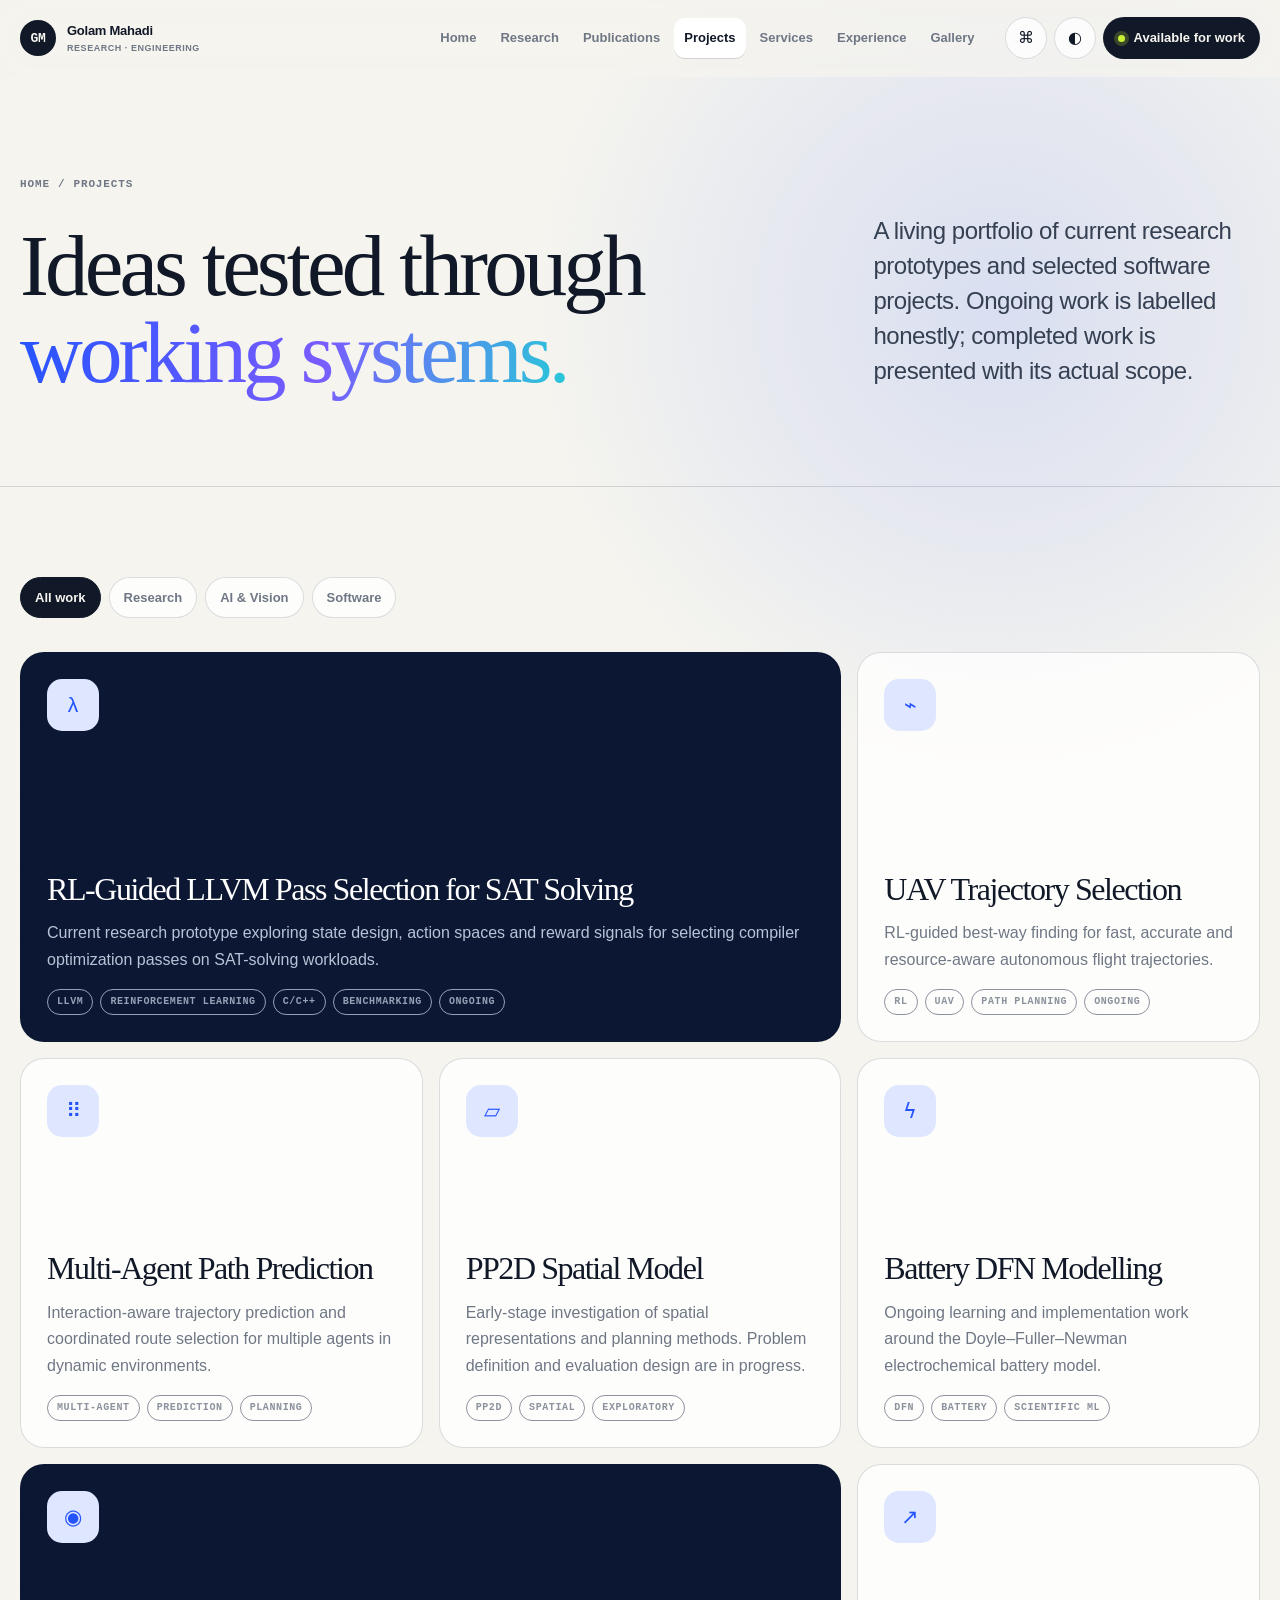
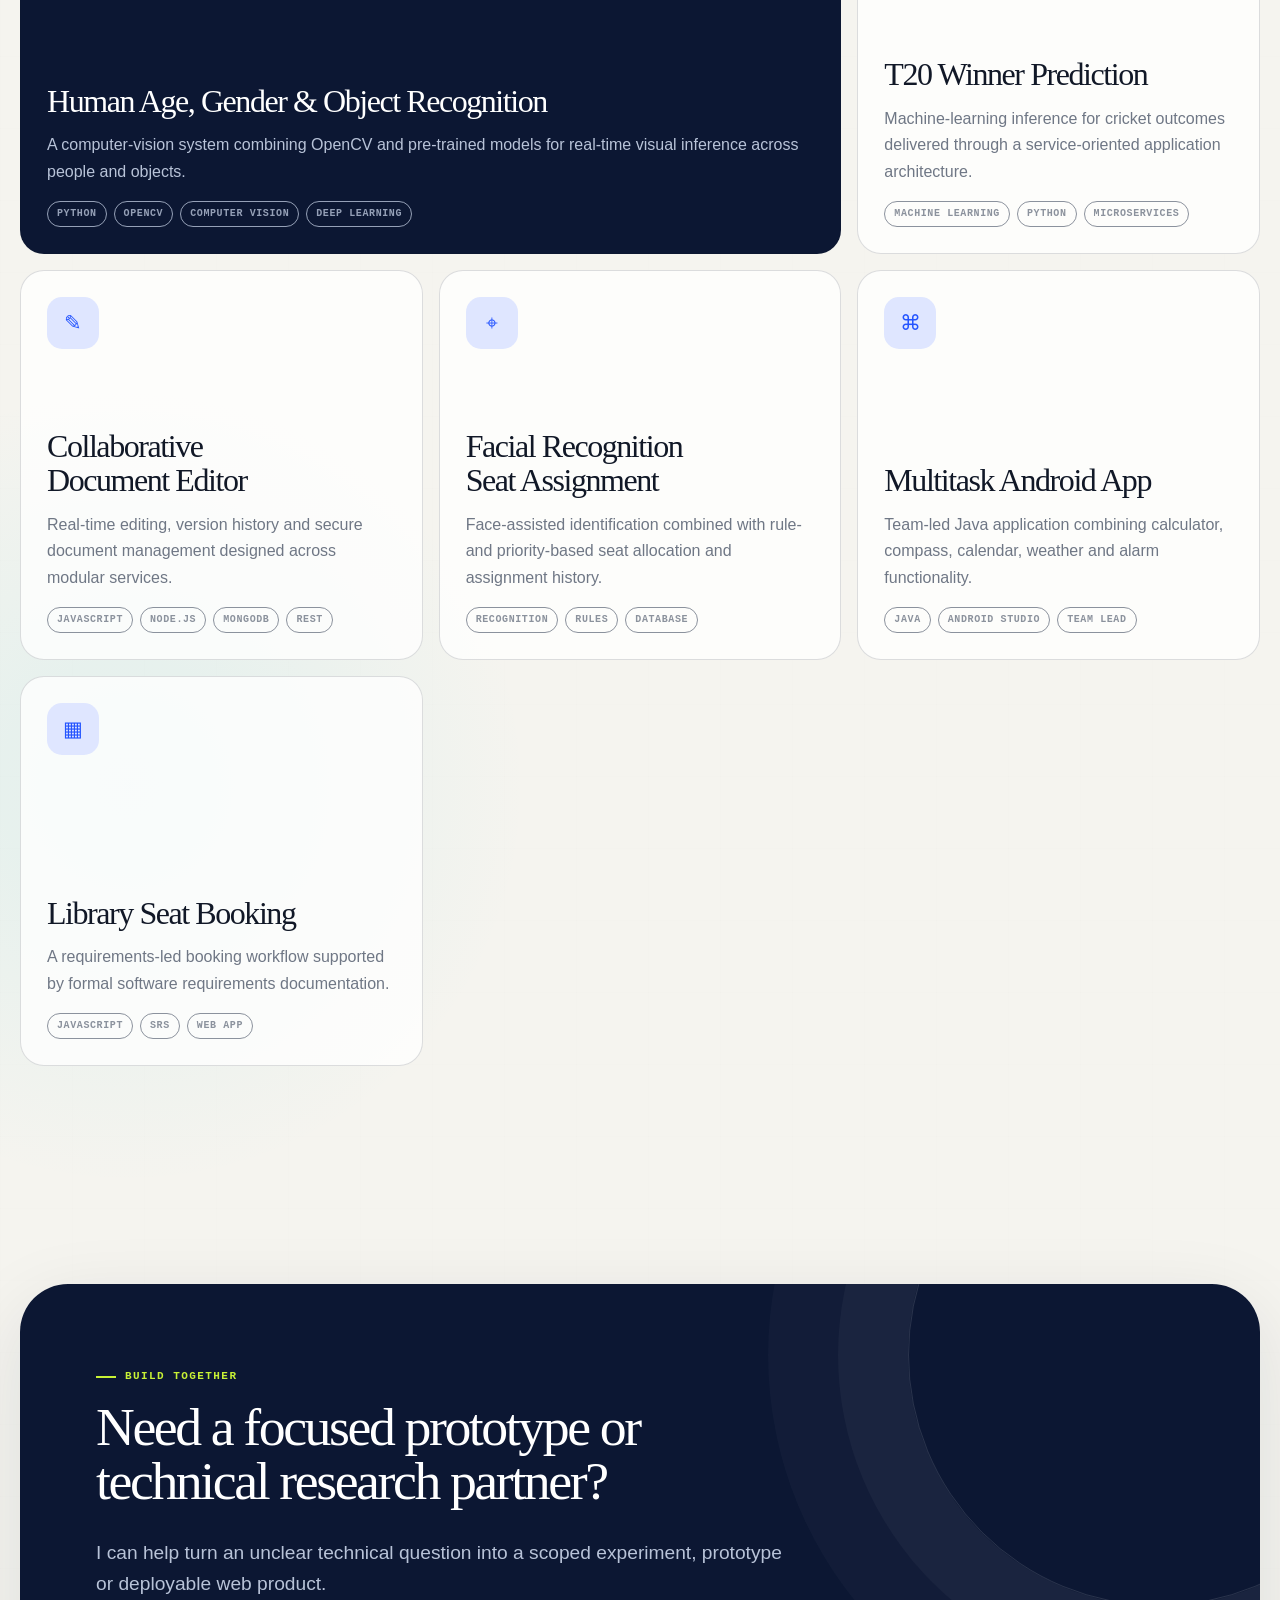
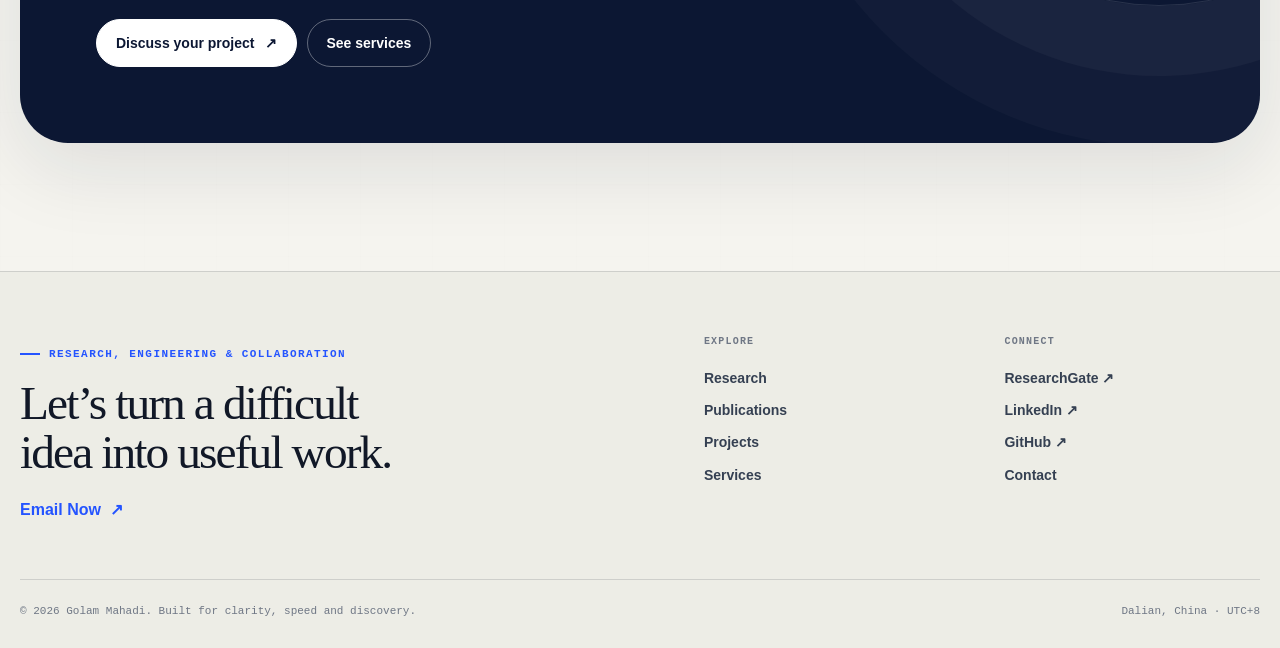
<file: projects.html>
<!doctype html>
<html lang="en" data-theme="light">
<head>
  <meta charset="utf-8"><meta name="viewport" content="width=device-width,initial-scale=1">
  <title>Projects — Golam Mahadi | AI, Software Engineering & Computer Vision</title>
  <meta name="description" content="Selected projects by Golam Mahadi in reinforcement learning, LLVM optimization, UAV planning, multi-agent systems, computer vision, machine learning, Android and web software.">
  <meta name="robots" content="index,follow,max-image-preview:large"><link rel="canonical" href="https://gmpilot.github.io/portfolio2024/projects.html"><link rel="icon" href="assets/favicon.svg" type="image/svg+xml"><meta name="theme-color" content="#f5f4ef">
  <meta property="og:title" content="Projects — Golam Mahadi"><meta property="og:description" content="Research prototypes and software projects from compiler optimization to computer vision."><meta property="og:url" content="https://gmpilot.github.io/portfolio2024/projects.html"><meta property="og:image" content="https://gmpilot.github.io/portfolio2024/assets/images/og-cover.jpg"><meta name="twitter:card" content="summary_large_image">
  <link rel="stylesheet" href="assets/css/site.css">
  <script type="application/ld+json">{"@context":"https://schema.org","@type":"CollectionPage","name":"Projects by Golam Mahadi","url":"https://gmpilot.github.io/portfolio2024/projects.html","about":{"@id":"https://gmpilot.github.io/portfolio2024/#golam-mahadi"},"breadcrumb":{"@type":"BreadcrumbList","itemListElement":[{"@type":"ListItem","position":1,"name":"Home","item":"https://gmpilot.github.io/portfolio2024/"},{"@type":"ListItem","position":2,"name":"Projects","item":"https://gmpilot.github.io/portfolio2024/projects.html"}]}}</script>
</head>
<body>
  <a class="skip-link" href="#main">Skip to content</a><div class="site-progress" aria-hidden="true"></div><header data-site-header></header>
  <main id="main">
    <section class="page-hero"><div class="container"><div class="breadcrumbs"><a href="index.html">Home</a><span>/</span><span>Projects</span></div><div class="page-hero-grid"><h1>Ideas tested through <span class="text-gradient">working systems.</span></h1><p class="lede">A living portfolio of current research prototypes and selected software projects. Ongoing work is labelled honestly; completed work is presented with its actual scope.</p></div></div></section>
    <section class="section section-compact">
      <div class="container">
        <div class="filter-bar reveal" data-filter-group=".project-card"><button class="filter-button is-active" data-filter="all" type="button">All work</button><button class="filter-button" data-filter="research" type="button">Research</button><button class="filter-button" data-filter="ai" type="button">AI & Vision</button><button class="filter-button" data-filter="software" type="button">Software</button></div>
        <div class="project-grid">
          <article class="project-card wide reveal" data-category="research"><div class="project-icon">λ</div><h2>RL-Guided LLVM Pass Selection for SAT Solving</h2><p>Current research prototype exploring state design, action spaces and reward signals for selecting compiler optimization passes on SAT-solving workloads.</p><div class="project-tools"><span>LLVM</span><span>Reinforcement Learning</span><span>C/C++</span><span>Benchmarking</span><span>Ongoing</span></div></article>
          <article class="project-card reveal" data-category="research"><div class="project-icon">⌁</div><h2>UAV Trajectory Selection</h2><p>RL-guided best-way finding for fast, accurate and resource-aware autonomous flight trajectories.</p><div class="project-tools"><span>RL</span><span>UAV</span><span>Path Planning</span><span>Ongoing</span></div></article>
          <article class="project-card reveal" data-category="research"><div class="project-icon">⠿</div><h2>Multi-Agent Path Prediction</h2><p>Interaction-aware trajectory prediction and coordinated route selection for multiple agents in dynamic environments.</p><div class="project-tools"><span>Multi-Agent</span><span>Prediction</span><span>Planning</span></div></article>
          <article class="project-card reveal" data-category="research"><div class="project-icon">▱</div><h2>PP2D Spatial Model</h2><p>Early-stage investigation of spatial representations and planning methods. Problem definition and evaluation design are in progress.</p><div class="project-tools"><span>PP2D</span><span>Spatial</span><span>Exploratory</span></div></article>
          <article class="project-card reveal" data-category="research"><div class="project-icon">ϟ</div><h2>Battery DFN Modelling</h2><p>Ongoing learning and implementation work around the Doyle–Fuller–Newman electrochemical battery model.</p><div class="project-tools"><span>DFN</span><span>Battery</span><span>Scientific ML</span></div></article>
          <article class="project-card wide reveal" data-category="ai"><div class="project-icon">◉</div><h2>Human Age, Gender & Object Recognition</h2><p>A computer-vision system combining OpenCV and pre-trained models for real-time visual inference across people and objects.</p><div class="project-tools"><span>Python</span><span>OpenCV</span><span>Computer Vision</span><span>Deep Learning</span></div></article>
          <article class="project-card reveal" data-category="ai"><div class="project-icon">↗</div><h2>T20 Winner Prediction</h2><p>Machine-learning inference for cricket outcomes delivered through a service-oriented application architecture.</p><div class="project-tools"><span>Machine Learning</span><span>Python</span><span>Microservices</span></div></article>
          <article class="project-card reveal" data-category="software"><div class="project-icon">✎</div><h2>Collaborative Document Editor</h2><p>Real-time editing, version history and secure document management designed across modular services.</p><div class="project-tools"><span>JavaScript</span><span>Node.js</span><span>MongoDB</span><span>REST</span></div></article>
          <article class="project-card reveal" data-category="ai"><div class="project-icon">⌖</div><h2>Facial Recognition Seat Assignment</h2><p>Face-assisted identification combined with rule- and priority-based seat allocation and assignment history.</p><div class="project-tools"><span>Recognition</span><span>Rules</span><span>Database</span></div></article>
          <article class="project-card reveal" data-category="software"><div class="project-icon">⌘</div><h2>Multitask Android App</h2><p>Team-led Java application combining calculator, compass, calendar, weather and alarm functionality.</p><div class="project-tools"><span>Java</span><span>Android Studio</span><span>Team Lead</span></div></article>
          <article class="project-card reveal" data-category="software"><div class="project-icon">▦</div><h2>Library Seat Booking</h2><p>A requirements-led booking workflow supported by formal software requirements documentation.</p><div class="project-tools"><span>JavaScript</span><span>SRS</span><span>Web App</span></div></article>
        </div>
      </div>
    </section>
    <section class="section"><div class="container cta-panel reveal"><p class="eyebrow" style="color:#c8f135">Build together</p><h2>Need a focused prototype or technical research partner?</h2><p class="body-lg">I can help turn an unclear technical question into a scoped experiment, prototype or deployable web product.</p><div class="button-row"><a class="button button-primary" href="contact.html">Discuss your project <span>↗</span></a><a class="button" style="border-color:rgba(255,255,255,.35);color:#fff" href="services.html">See services</a></div></div></section>
  </main>
  <footer data-site-footer></footer><script src="assets/js/site.js" defer></script>
</body>
</html>
</file>
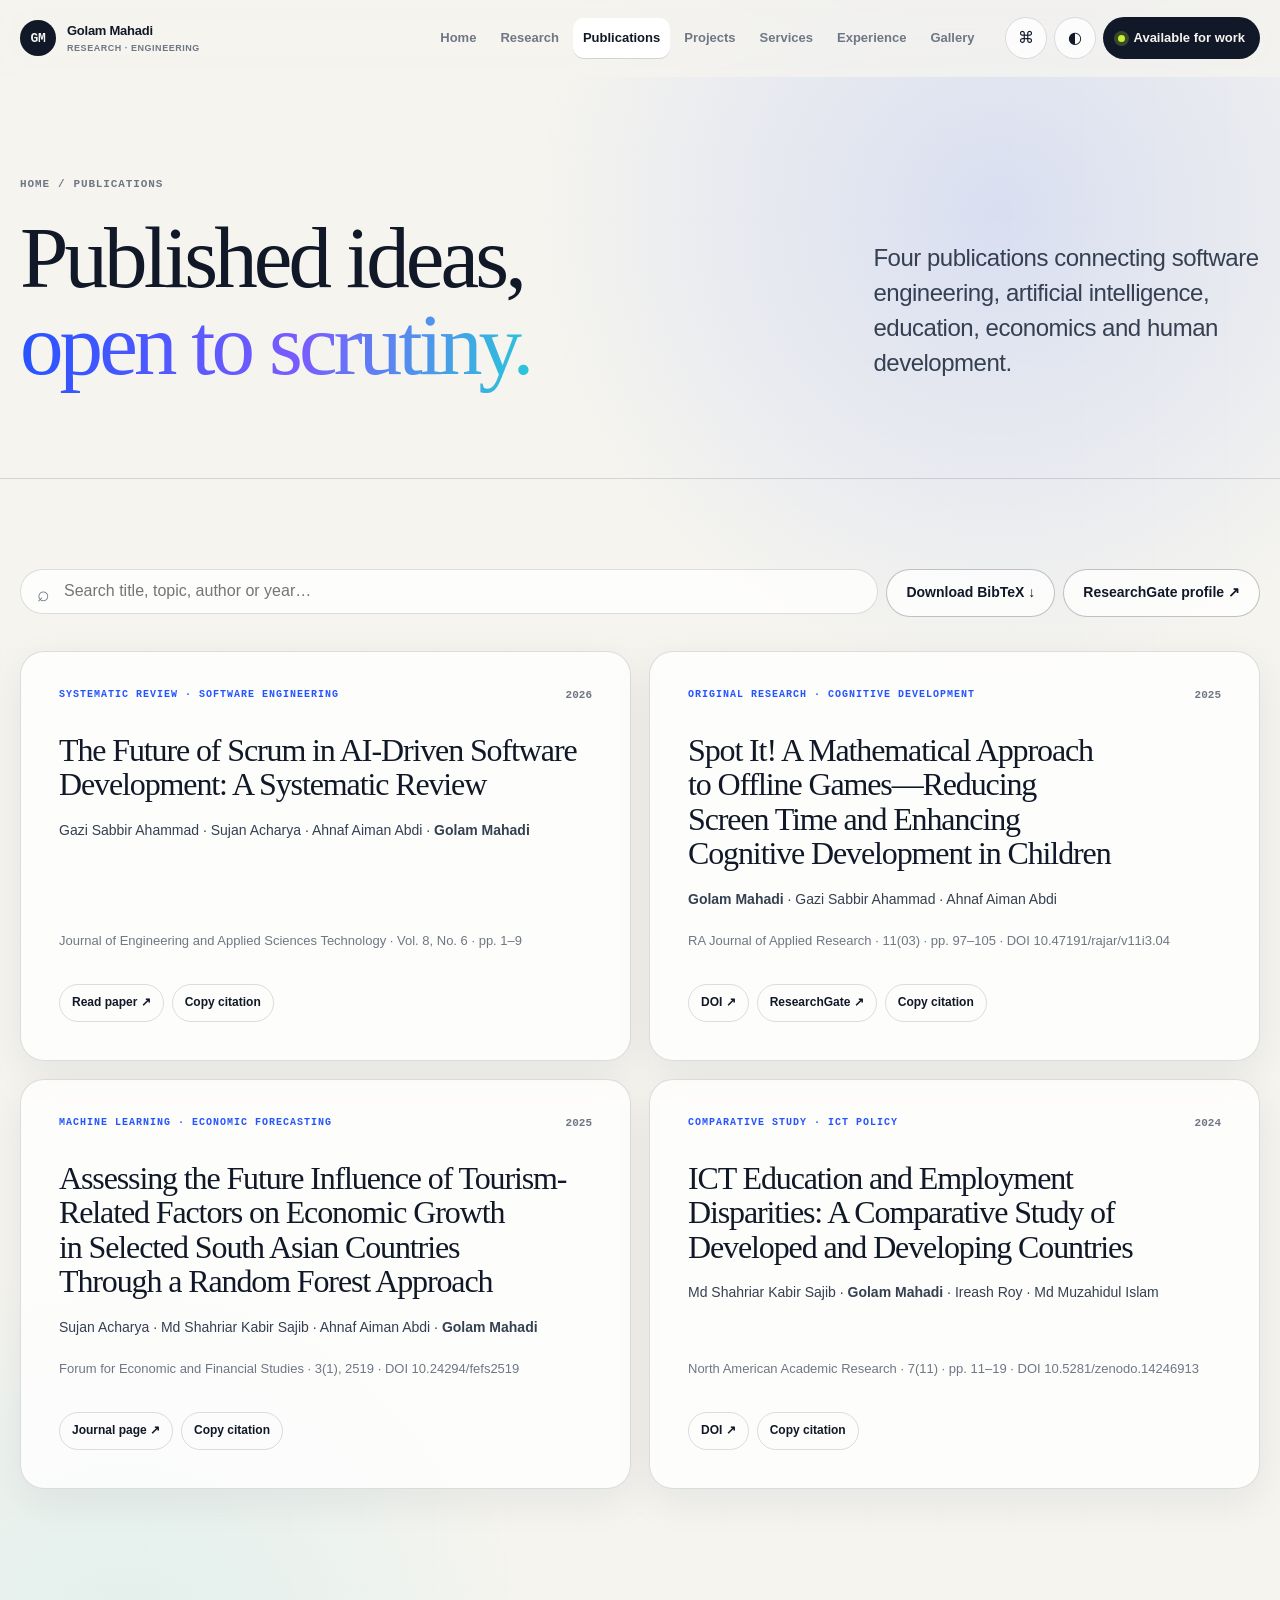
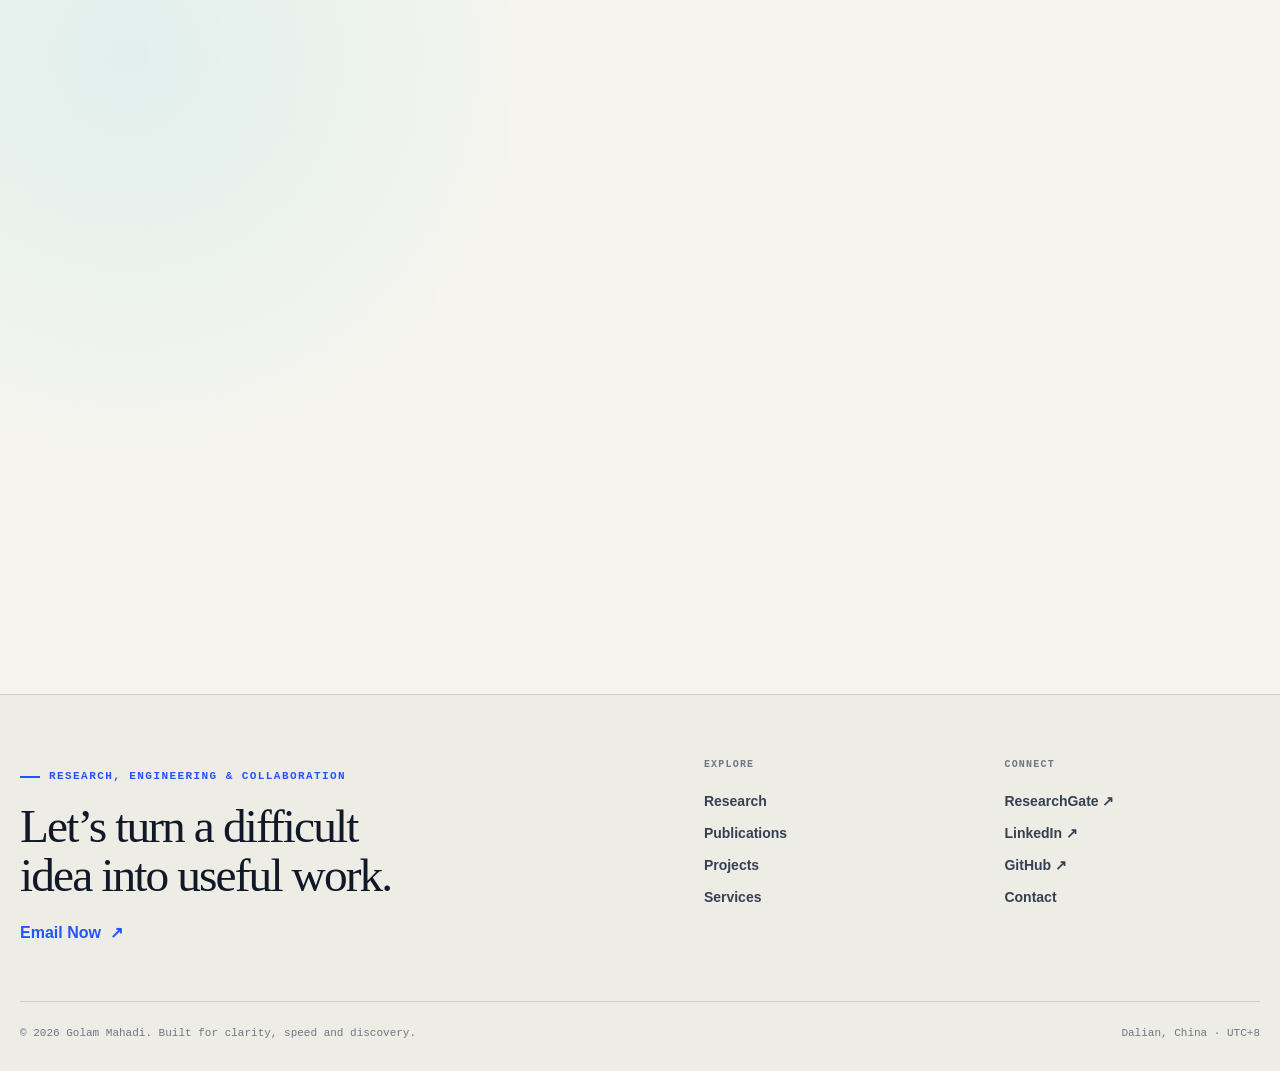
<file: publications.html>
<!doctype html>
<html lang="en" data-theme="light">
<head>
  <meta charset="utf-8"><meta name="viewport" content="width=device-width,initial-scale=1">
  <title>Publications — Golam Mahadi | AI, Software Engineering & Applied Research</title>
  <meta name="description" content="Four research publications by Golam Mahadi covering AI-driven Scrum, offline mathematical games and cognitive development, random forest economic forecasting, and ICT employment disparities.">
  <meta name="robots" content="index,follow,max-image-preview:large,max-snippet:-1"><link rel="canonical" href="https://gmpilot.github.io/portfolio2024/publications.html">
  <link rel="icon" href="assets/favicon.svg" type="image/svg+xml"><meta name="theme-color" content="#f5f4ef">
  <meta property="og:title" content="Publications — Golam Mahadi"><meta property="og:description" content="Four papers across AI, software engineering, machine learning and ICT development."><meta property="og:url" content="https://gmpilot.github.io/portfolio2024/publications.html"><meta property="og:image" content="https://gmpilot.github.io/portfolio2024/assets/images/og-cover.jpg"><meta name="twitter:card" content="summary_large_image">
  <link rel="stylesheet" href="assets/css/site.css">
  <script type="application/ld+json">
  {
    "@context":"https://schema.org","@graph":[
      {"@type":"CollectionPage","@id":"https://gmpilot.github.io/portfolio2024/publications.html#page","name":"Publications by Golam Mahadi","url":"https://gmpilot.github.io/portfolio2024/publications.html","about":{"@id":"https://gmpilot.github.io/portfolio2024/#golam-mahadi"}},
      {"@type":"ScholarlyArticle","headline":"The Future of Scrum in AI-Driven Software Development: A Systematic Review","datePublished":"2026","pagination":"1-9","isPartOf":{"@type":"Periodical","name":"Journal of Engineering and Applied Sciences Technology","issn":"2634-8853"},"author":[{"@type":"Person","name":"Gazi Sabbir Ahammad"},{"@type":"Person","name":"Sujan Acharya"},{"@type":"Person","name":"Ahnaf Aiman Abdi"},{"@id":"https://gmpilot.github.io/portfolio2024/#golam-mahadi"}],"url":"https://www.researchgate.net/publication/407257929_The_Future_of_Scrum_in_AI-Driven_Software_Development_A_Systematic_Review"},
      {"@type":"ScholarlyArticle","headline":"Spot It! A Mathematical Approach to Offline Games - Reducing Screen Time and Enhancing Cognitive Development in Children","datePublished":"2025-03-08","pagination":"97-105","identifier":"https://doi.org/10.47191/rajar/v11i3.04","isPartOf":{"@type":"Periodical","name":"RA Journal of Applied Research"},"author":[{"@id":"https://gmpilot.github.io/portfolio2024/#golam-mahadi"},{"@type":"Person","name":"Gazi Sabbir Ahammad"},{"@type":"Person","name":"Ahnaf Aiman Abdi"}]},
      {"@type":"ScholarlyArticle","headline":"Assessing the Future Influence of Tourism-Related Factors on Economic Growth in Selected South Asian Countries Through a Random Forest Approach","datePublished":"2025-03-05","identifier":"https://doi.org/10.24294/fefs2519","isPartOf":{"@type":"Periodical","name":"Forum for Economic and Financial Studies"},"author":[{"@type":"Person","name":"Sujan Acharya"},{"@type":"Person","name":"Md Shahriar Kabir Sajib"},{"@type":"Person","name":"Ahnaf Aiman Abdi"},{"@id":"https://gmpilot.github.io/portfolio2024/#golam-mahadi"}]},
      {"@type":"ScholarlyArticle","headline":"ICT Education and Employment Disparities: A Comparative Study of Developed and Developing Countries","datePublished":"2024-11-29","pagination":"11-19","identifier":"https://doi.org/10.5281/zenodo.14246913","isPartOf":{"@type":"Periodical","name":"North American Academic Research"},"author":[{"@type":"Person","name":"Md Shahriar Kabir Sajib"},{"@id":"https://gmpilot.github.io/portfolio2024/#golam-mahadi"},{"@type":"Person","name":"Ireash Roy"},{"@type":"Person","name":"Md Muzahidul Islam"}]}
    ]
  }
  </script>
</head>
<body>
  <a class="skip-link" href="#main">Skip to content</a><div class="site-progress" aria-hidden="true"></div><header data-site-header></header>
  <main id="main">
    <section class="page-hero">
      <div class="container"><div class="breadcrumbs"><a href="index.html">Home</a><span>/</span><span>Publications</span></div><div class="page-hero-grid"><h1>Published ideas, <span class="text-gradient">open to scrutiny.</span></h1><p class="lede">Four publications connecting software engineering, artificial intelligence, education, economics and human development.</p></div></div>
    </section>

    <section class="section section-compact">
      <div class="container">
        <div class="filter-bar reveal"><div class="search-box"><input type="search" data-publication-search placeholder="Search title, topic, author or year…" aria-label="Search publications"></div><a class="button button-ghost" href="assets/data/publications.bib" download>Download BibTeX ↓</a><a class="button button-ghost" href="https://www.researchgate.net/profile/Golam-Mahadi" target="_blank" rel="noopener">ResearchGate profile ↗</a></div>
        <div class="publication-grid">
          <article class="publication-card reveal">
            <div class="pub-top"><span class="pub-type">Systematic review · Software engineering</span><time datetime="2026">2026</time></div>
            <h2>The Future of Scrum in AI-Driven Software Development: A Systematic Review</h2>
            <p class="authors">Gazi Sabbir Ahammad · Sujan Acharya · Ahnaf Aiman Abdi · <strong>Golam Mahadi</strong></p>
            <p class="journal">Journal of Engineering and Applied Sciences Technology · Vol. 8, No. 6 · pp. 1–9</p>
            <div class="pub-actions"><a href="https://www.researchgate.net/publication/407257929_The_Future_of_Scrum_in_AI-Driven_Software_Development_A_Systematic_Review" target="_blank" rel="noopener">Read paper ↗</a><button type="button" data-copy-citation="Ahammad, G. S., Acharya, S., Abdi, A. A., & Mahadi, G. (2026). The Future of Scrum in AI-Driven Software Development: A Systematic Review. Journal of Engineering and Applied Sciences Technology, 8(6), 1–9.">Copy citation</button></div>
          </article>

          <article class="publication-card reveal">
            <div class="pub-top"><span class="pub-type">Original research · Cognitive development</span><time datetime="2025-03-08">2025</time></div>
            <h2>Spot It! A Mathematical Approach to Offline Games—Reducing Screen Time and Enhancing Cognitive Development in Children</h2>
            <p class="authors"><strong>Golam Mahadi</strong> · Gazi Sabbir Ahammad · Ahnaf Aiman Abdi</p>
            <p class="journal">RA Journal of Applied Research · 11(03) · pp. 97–105 · DOI 10.47191/rajar/v11i3.04</p>
            <div class="pub-actions"><a href="https://doi.org/10.47191/rajar/v11i3.04" target="_blank" rel="noopener">DOI ↗</a><a href="https://www.researchgate.net/publication/389660845_Spot_It_A_Mathematical_Approach_to_Offline_Games_-Reducing_Screen_Time_and_Enhancing_Cognitive_Development_in_Children" target="_blank" rel="noopener">ResearchGate ↗</a><button type="button" data-copy-citation="Mahadi, G., Ahammad, G. S., & Abdi, A. A. (2025). Spot It! A Mathematical Approach to Offline Games—Reducing Screen Time and Enhancing Cognitive Development in Children. RA Journal of Applied Research, 11(03), 97–105. https://doi.org/10.47191/rajar/v11i3.04">Copy citation</button></div>
          </article>

          <article class="publication-card reveal">
            <div class="pub-top"><span class="pub-type">Machine learning · Economic forecasting</span><time datetime="2025-03-05">2025</time></div>
            <h2>Assessing the Future Influence of Tourism-Related Factors on Economic Growth in Selected South Asian Countries Through a Random Forest Approach</h2>
            <p class="authors">Sujan Acharya · Md Shahriar Kabir Sajib · Ahnaf Aiman Abdi · <strong>Golam Mahadi</strong></p>
            <p class="journal">Forum for Economic and Financial Studies · 3(1), 2519 · DOI 10.24294/fefs2519</p>
            <div class="pub-actions"><a href="https://ojs.acad-pub.com/index.php/FEFS/article/view/2519" target="_blank" rel="noopener">Journal page ↗</a><button type="button" data-copy-citation="Acharya, S., Sajib, M. S. K., Abdi, A. A., & Mahadi, G. (2025). Assessing the future influence of tourism-related factors on economic growth in selected South Asian countries through a random forest approach. Forum for Economic and Financial Studies, 3(1), 2519. https://doi.org/10.24294/fefs2519">Copy citation</button></div>
          </article>

          <article class="publication-card reveal">
            <div class="pub-top"><span class="pub-type">Comparative study · ICT policy</span><time datetime="2024-11-29">2024</time></div>
            <h2>ICT Education and Employment Disparities: A Comparative Study of Developed and Developing Countries</h2>
            <p class="authors">Md Shahriar Kabir Sajib · <strong>Golam Mahadi</strong> · Ireash Roy · Md Muzahidul Islam</p>
            <p class="journal">North American Academic Research · 7(11) · pp. 11–19 · DOI 10.5281/zenodo.14246913</p>
            <div class="pub-actions"><a href="https://doi.org/10.5281/zenodo.14246913" target="_blank" rel="noopener">DOI ↗</a><button type="button" data-copy-citation="Sajib, M. S. K., Mahadi, G., Roy, I., & Islam, M. M. (2024). ICT Education and Employment Disparities: A Comparative Study of Developed and Developing Countries. North American Academic Research, 7(11), 11–19. https://doi.org/10.5281/zenodo.14246913">Copy citation</button></div>
          </article>
        </div>
      </div>
    </section>

    <section class="section">
      <div class="container cta-panel reveal"><p class="eyebrow" style="color:#c8f135">Open research</p><h2>Interested in a paper, dataset or collaboration?</h2><p class="body-lg">I welcome constructive discussion, interdisciplinary research ideas and opportunities to build on this work.</p><div class="button-row"><a class="button button-primary" href="contact.html">Contact me <span>↗</span></a><a class="button" style="border-color:rgba(255,255,255,.35);color:#fff" href="assets/Golam-Mahadi-CV.pdf" target="_blank">Academic CV</a></div></div>
    </section>
  </main>
  <footer data-site-footer></footer><script src="assets/js/site.js" defer></script>
</body>
</html>
</file>
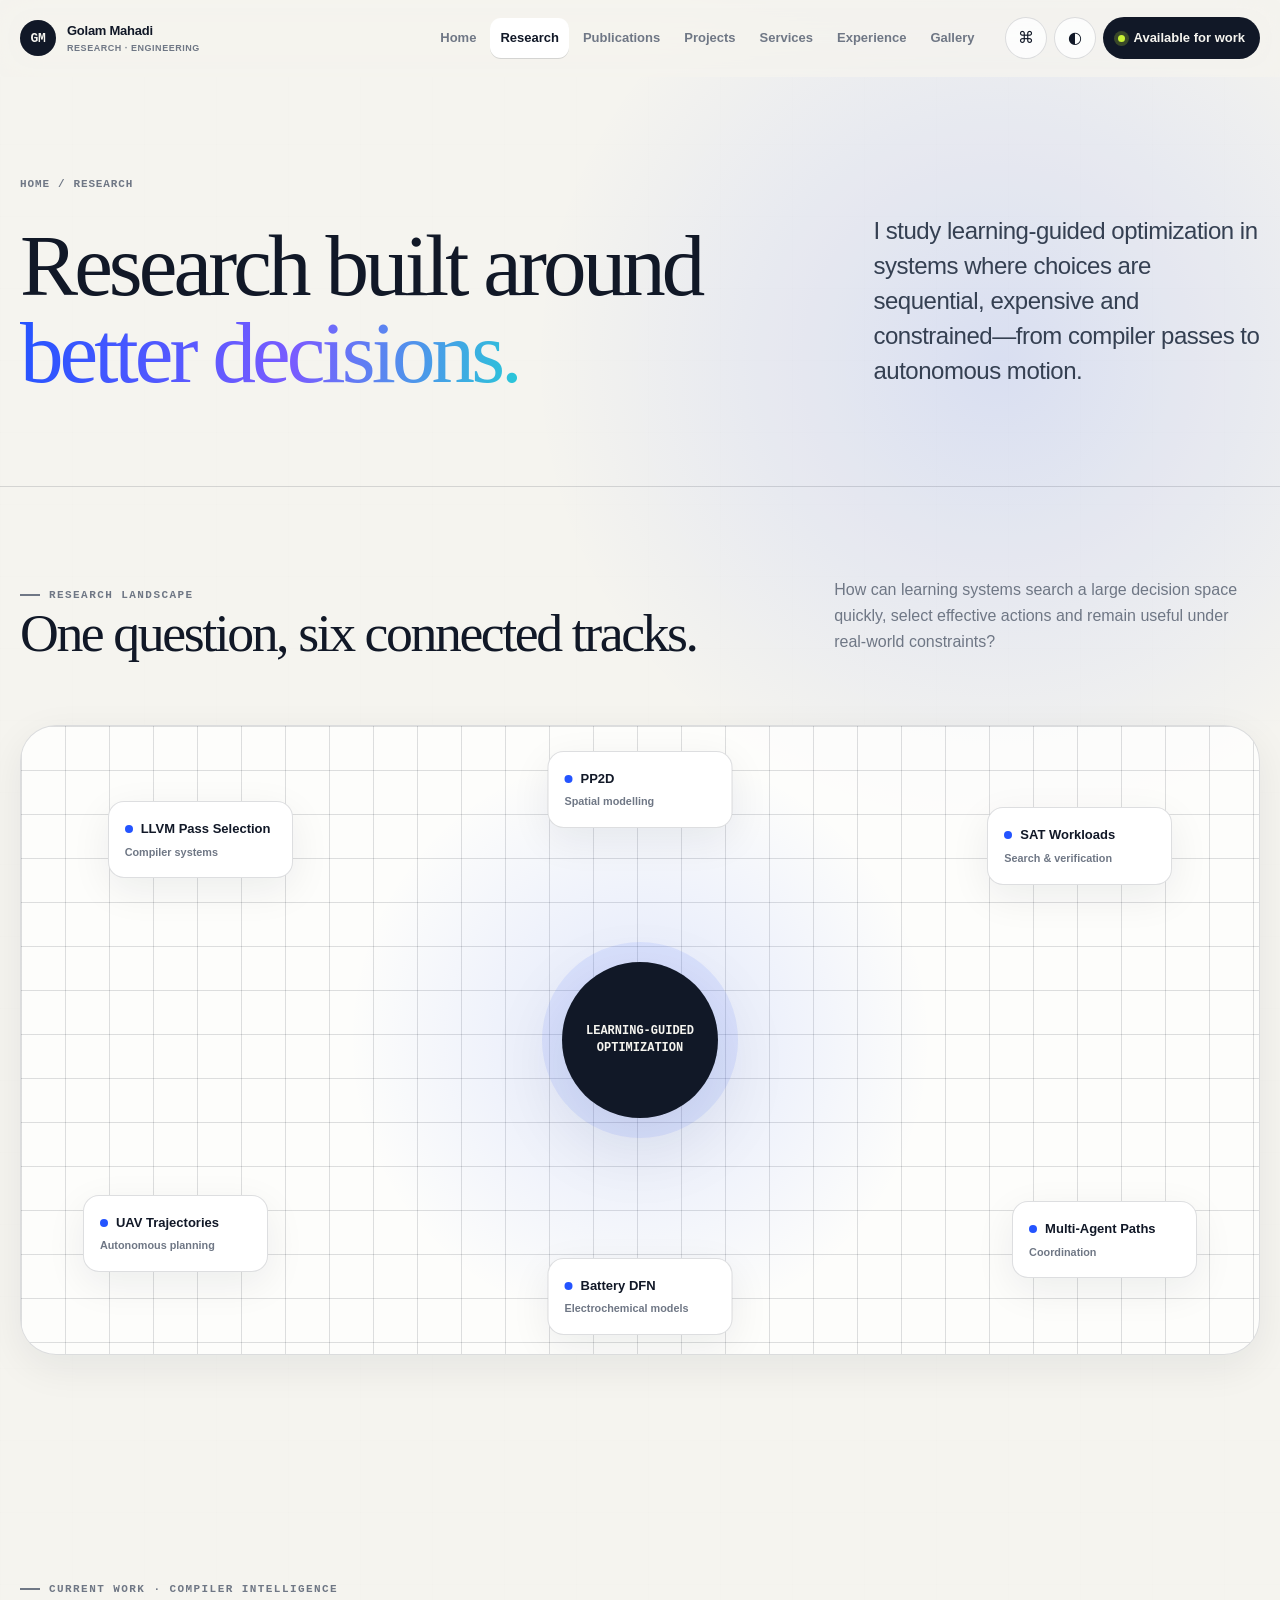
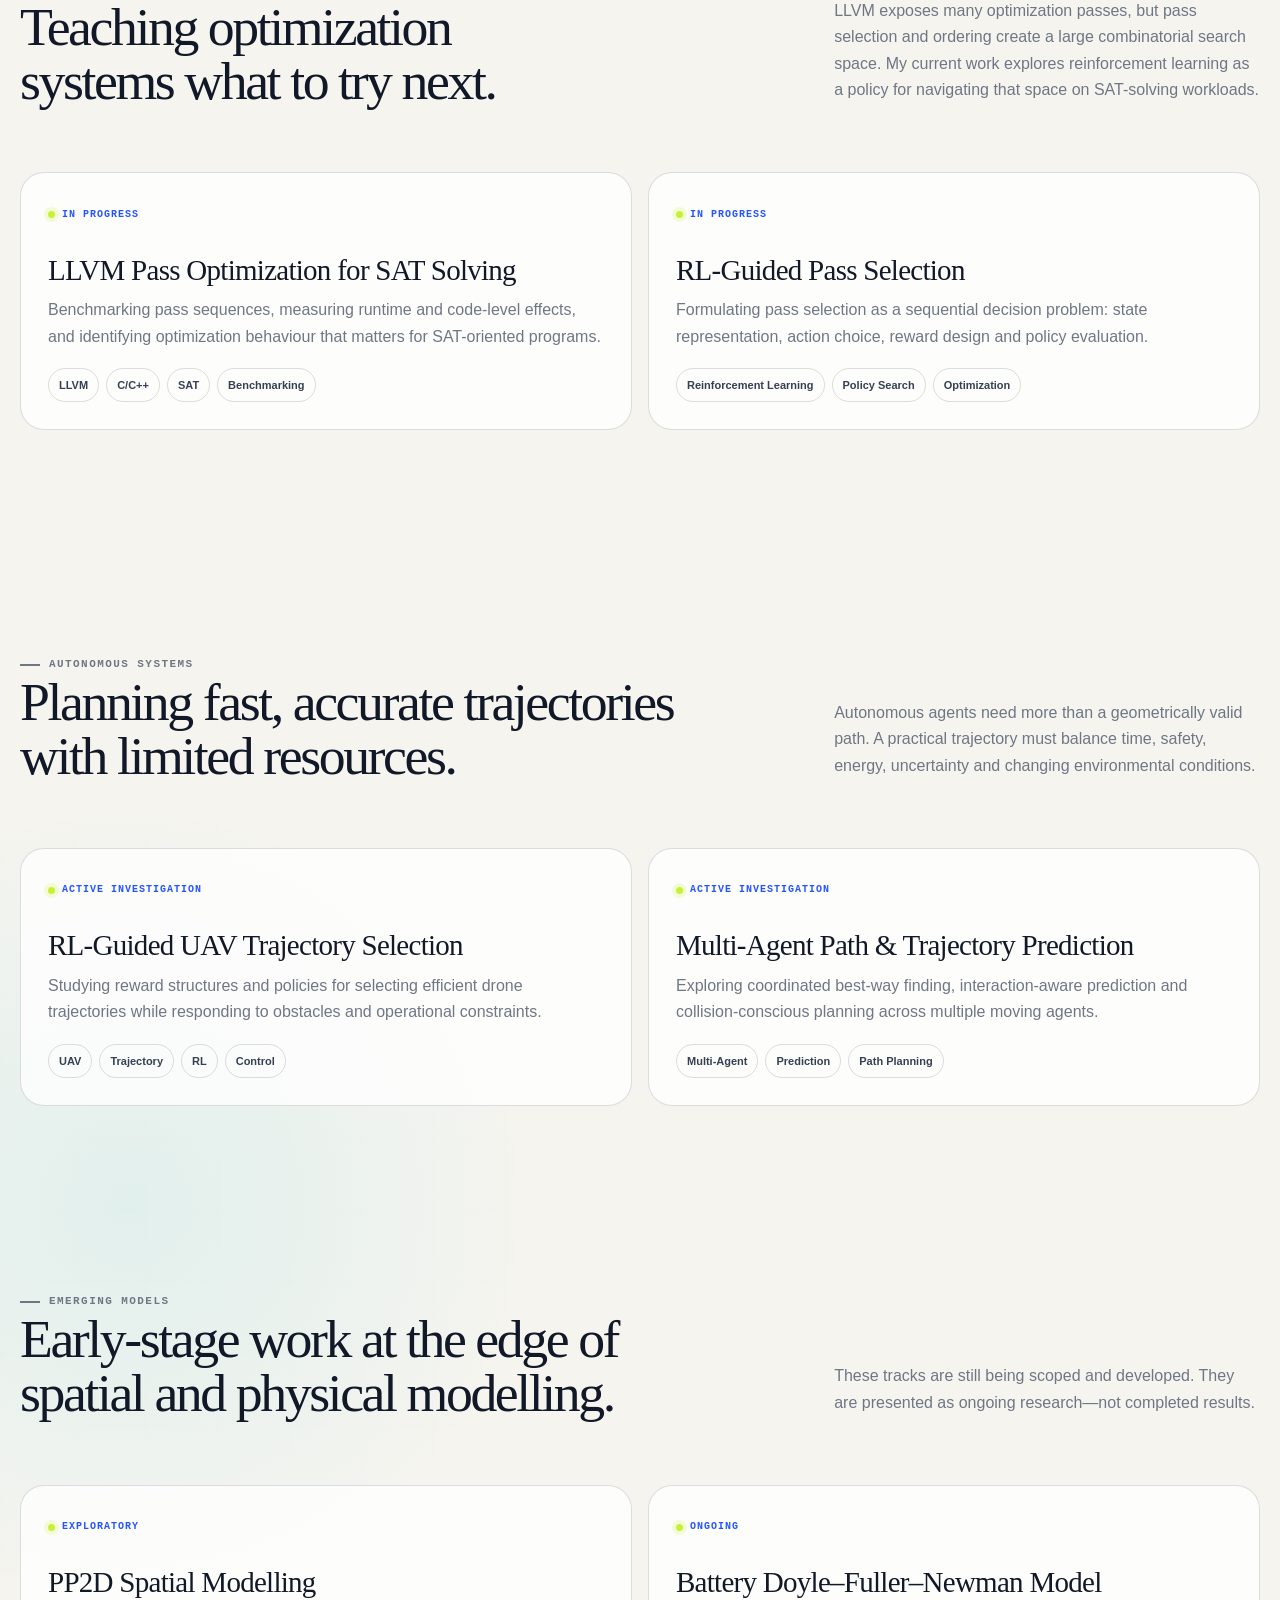
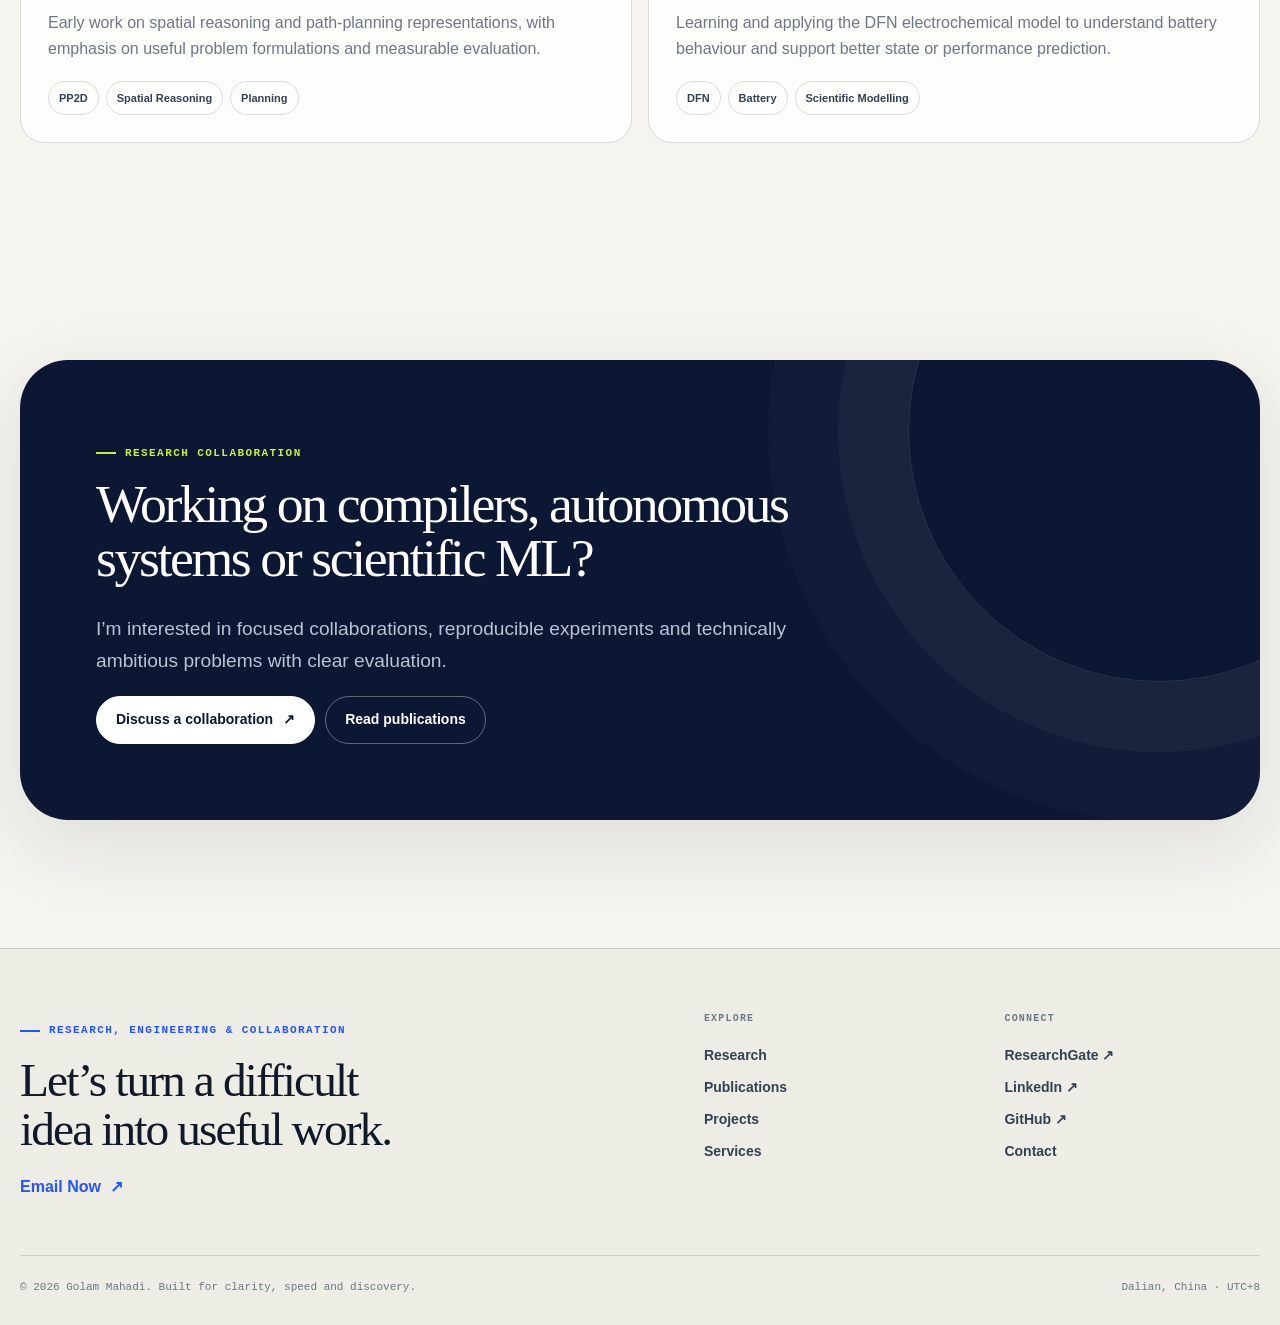
<file: research.html>
<!doctype html>
<html lang="en" data-theme="light">
<head>
  <meta charset="utf-8"><meta name="viewport" content="width=device-width,initial-scale=1">
  <title>Research — Golam Mahadi | Reinforcement Learning, LLVM & Autonomous Systems</title>
  <meta name="description" content="Explore Golam Mahadi's current research in RL-guided LLVM pass optimization for SAT solving, UAV trajectory planning, multi-agent prediction, PP2D and battery DFN modelling.">
  <meta name="robots" content="index,follow,max-image-preview:large"><link rel="canonical" href="https://gmpilot.github.io/portfolio2024/research.html">
  <link rel="icon" href="assets/favicon.svg" type="image/svg+xml"><meta name="theme-color" content="#f5f4ef">
  <meta property="og:title" content="Research — Golam Mahadi"><meta property="og:description" content="Reinforcement learning for compiler optimization, autonomous trajectory planning and multi-agent systems."><meta property="og:url" content="https://gmpilot.github.io/portfolio2024/research.html"><meta property="og:image" content="https://gmpilot.github.io/portfolio2024/assets/images/og-cover.jpg"><meta name="twitter:card" content="summary_large_image">
  <link rel="stylesheet" href="assets/css/site.css">
  <script type="application/ld+json">{"@context":"https://schema.org","@type":"CollectionPage","name":"Research by Golam Mahadi","url":"https://gmpilot.github.io/portfolio2024/research.html","description":"Current AI and software engineering research by Golam Mahadi.","about":{"@id":"https://gmpilot.github.io/portfolio2024/#golam-mahadi"},"breadcrumb":{"@type":"BreadcrumbList","itemListElement":[{"@type":"ListItem","position":1,"name":"Home","item":"https://gmpilot.github.io/portfolio2024/"},{"@type":"ListItem","position":2,"name":"Research","item":"https://gmpilot.github.io/portfolio2024/research.html"}]}}</script>
</head>
<body>
  <a class="skip-link" href="#main">Skip to content</a><div class="site-progress" aria-hidden="true"></div><header data-site-header></header>
  <main id="main">
    <section class="page-hero">
      <div class="container"><div class="breadcrumbs"><a href="index.html">Home</a><span>/</span><span>Research</span></div><div class="page-hero-grid"><h1>Research built around <span class="text-gradient">better decisions.</span></h1><p class="lede">I study learning-guided optimization in systems where choices are sequential, expensive and constrained—from compiler passes to autonomous motion.</p></div></div>
    </section>

    <section class="section section-compact">
      <div class="container">
        <div class="section-head reveal"><div><p class="eyebrow">Research landscape</p><h2>One question, six connected tracks.</h2></div><p>How can learning systems search a large decision space quickly, select effective actions and remain useful under real-world constraints?</p></div>
        <div class="research-map reveal" aria-label="Map of Golam Mahadi's connected research areas">
          <div class="map-core">LEARNING-GUIDED<br>OPTIMIZATION</div>
          <div class="map-node n1">LLVM Pass Selection<small>Compiler systems</small></div>
          <div class="map-node n2">SAT Workloads<small>Search & verification</small></div>
          <div class="map-node n3">UAV Trajectories<small>Autonomous planning</small></div>
          <div class="map-node n4">Multi-Agent Paths<small>Coordination</small></div>
          <div class="map-node n5">PP2D<small>Spatial modelling</small></div>
          <div class="map-node n6">Battery DFN<small>Electrochemical models</small></div>
        </div>
      </div>
    </section>

    <section class="section" id="compiler-intelligence">
      <div class="container">
        <div class="section-head reveal"><div><p class="eyebrow">Current work · Compiler intelligence</p><h2>Teaching optimization systems what to try next.</h2></div><p>LLVM exposes many optimization passes, but pass selection and ordering create a large combinatorial search space. My current work explores reinforcement learning as a policy for navigating that space on SAT-solving workloads.</p></div>
        <div class="track-grid">
          <article class="track-card reveal"><span class="status">In progress</span><h3>LLVM Pass Optimization for SAT Solving</h3><p>Benchmarking pass sequences, measuring runtime and code-level effects, and identifying optimization behaviour that matters for SAT-oriented programs.</p><div class="tag-row"><span>LLVM</span><span>C/C++</span><span>SAT</span><span>Benchmarking</span></div></article>
          <article class="track-card reveal"><span class="status">In progress</span><h3>RL-Guided Pass Selection</h3><p>Formulating pass selection as a sequential decision problem: state representation, action choice, reward design and policy evaluation.</p><div class="tag-row"><span>Reinforcement Learning</span><span>Policy Search</span><span>Optimization</span></div></article>
        </div>
      </div>
    </section>

    <section class="section section-compact" id="autonomous-systems">
      <div class="container">
        <div class="section-head reveal"><div><p class="eyebrow">Autonomous systems</p><h2>Planning fast, accurate trajectories with limited resources.</h2></div><p>Autonomous agents need more than a geometrically valid path. A practical trajectory must balance time, safety, energy, uncertainty and changing environmental conditions.</p></div>
        <div class="track-grid">
          <article class="track-card reveal"><span class="status">Active investigation</span><h3>RL-Guided UAV Trajectory Selection</h3><p>Studying reward structures and policies for selecting efficient drone trajectories while responding to obstacles and operational constraints.</p><div class="tag-row"><span>UAV</span><span>Trajectory</span><span>RL</span><span>Control</span></div></article>
          <article class="track-card reveal" id="multi-agent"><span class="status">Active investigation</span><h3>Multi-Agent Path & Trajectory Prediction</h3><p>Exploring coordinated best-way finding, interaction-aware prediction and collision-conscious planning across multiple moving agents.</p><div class="tag-row"><span>Multi-Agent</span><span>Prediction</span><span>Path Planning</span></div></article>
        </div>
      </div>
    </section>

    <section class="section section-compact" id="battery-models">
      <div class="container">
        <div class="section-head reveal"><div><p class="eyebrow">Emerging models</p><h2>Early-stage work at the edge of spatial and physical modelling.</h2></div><p>These tracks are still being scoped and developed. They are presented as ongoing research—not completed results.</p></div>
        <div class="track-grid">
          <article class="track-card reveal"><span class="status">Exploratory</span><h3>PP2D Spatial Modelling</h3><p>Early work on spatial reasoning and path-planning representations, with emphasis on useful problem formulations and measurable evaluation.</p><div class="tag-row"><span>PP2D</span><span>Spatial Reasoning</span><span>Planning</span></div></article>
          <article class="track-card reveal"><span class="status">Ongoing</span><h3>Battery Doyle–Fuller–Newman Model</h3><p>Learning and applying the DFN electrochemical model to understand battery behaviour and support better state or performance prediction.</p><div class="tag-row"><span>DFN</span><span>Battery</span><span>Scientific Modelling</span></div></article>
        </div>
      </div>
    </section>

    <section class="section">
      <div class="container cta-panel reveal"><p class="eyebrow" style="color:#c8f135">Research collaboration</p><h2>Working on compilers, autonomous systems or scientific ML?</h2><p class="body-lg">I’m interested in focused collaborations, reproducible experiments and technically ambitious problems with clear evaluation.</p><div class="button-row"><a class="button button-primary" href="contact.html">Discuss a collaboration <span>↗</span></a><a class="button" style="border-color:rgba(255,255,255,.35);color:#fff" href="publications.html">Read publications</a></div></div>
    </section>
  </main>
  <footer data-site-footer></footer><script src="assets/js/site.js" defer></script>
</body>
</html>
</file>
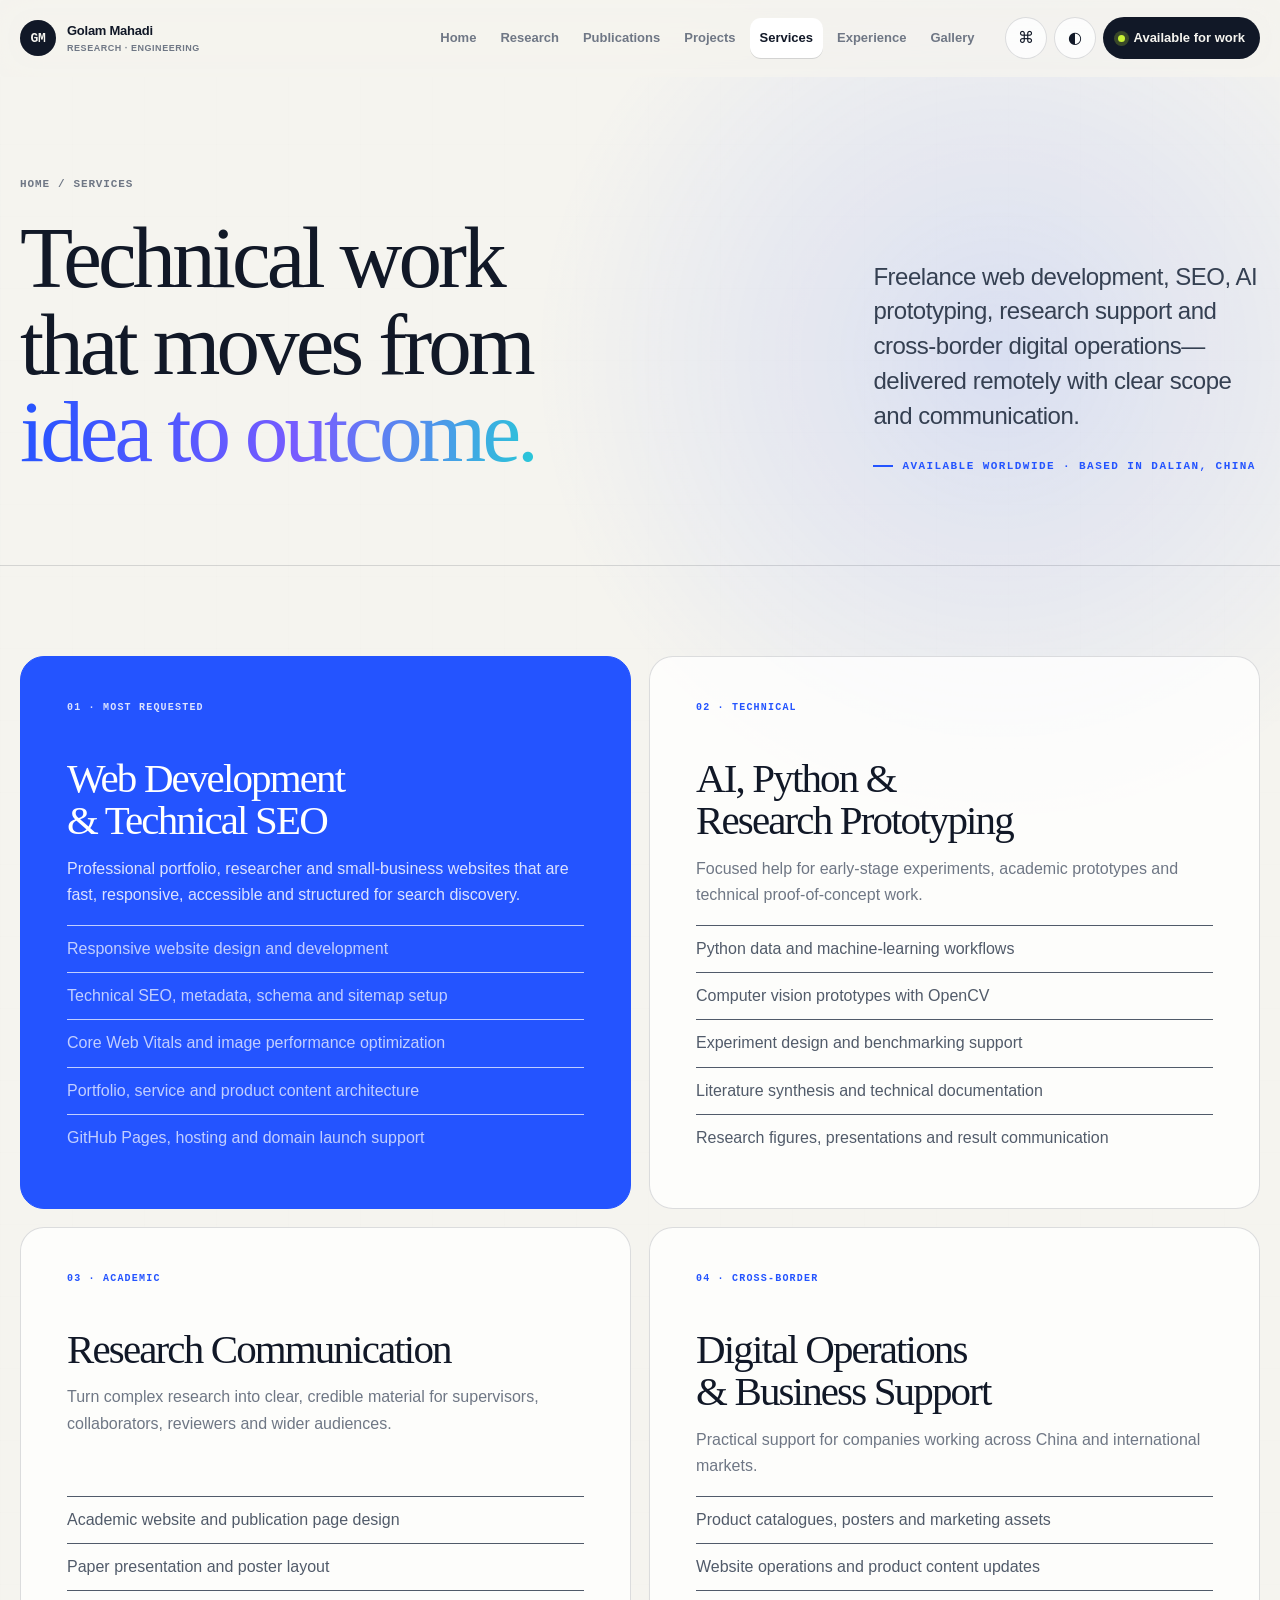
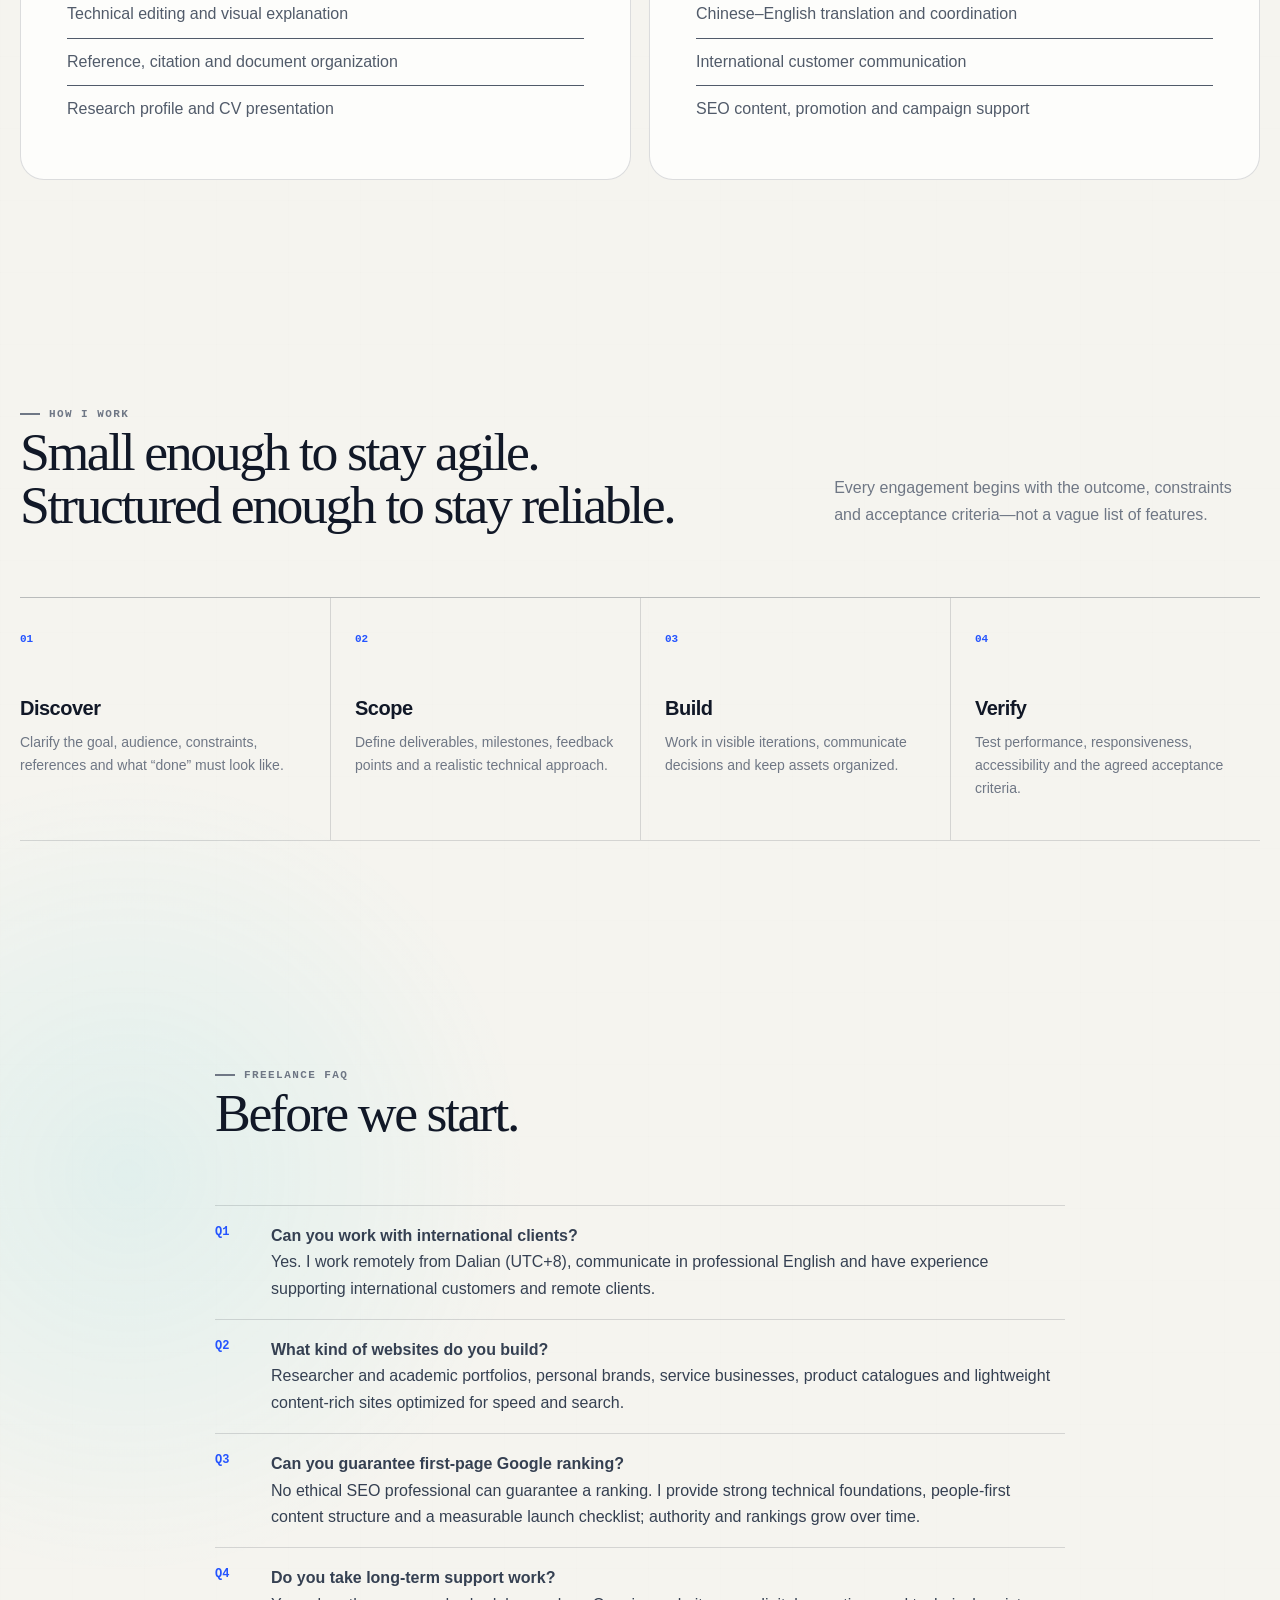
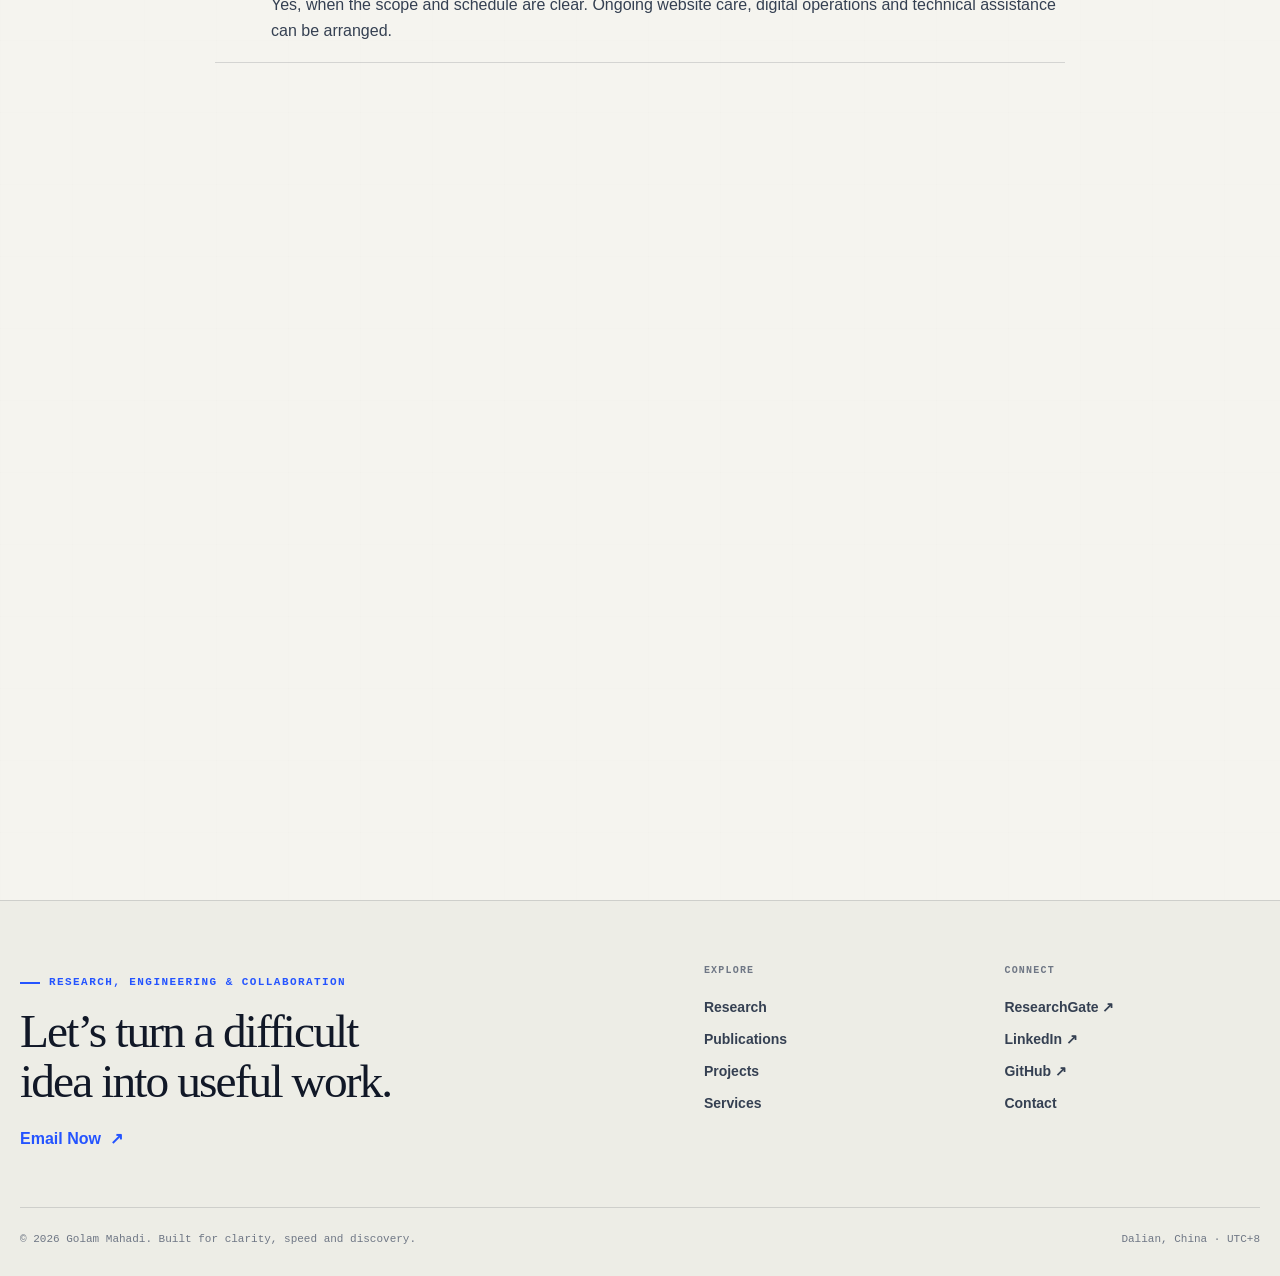
<file: services.html>
<!doctype html>
<html lang="en" data-theme="light">
<head>
  <meta charset="utf-8"><meta name="viewport" content="width=device-width,initial-scale=1">
  <title>Freelance Web Developer, SEO & AI Research Support — Golam Mahadi</title>
  <meta name="description" content="Hire Golam Mahadi for fast portfolio and business websites, technical SEO, Python and AI prototypes, research support, product catalogues, Chinese-English digital operations and remote technical assistance.">
  <meta name="keywords" content="freelance web developer China, SEO specialist Dalian, Python AI freelancer, research assistant machine learning, portfolio website developer, Chinese English technical support, Golam Mahadi freelance">
  <meta name="robots" content="index,follow,max-image-preview:large"><link rel="canonical" href="https://gmpilot.github.io/portfolio2024/services.html"><link rel="icon" href="assets/favicon.svg" type="image/svg+xml"><meta name="theme-color" content="#f5f4ef">
  <meta property="og:title" content="Freelance Services — Golam Mahadi"><meta property="og:description" content="Web development, technical SEO, AI prototyping, research support and cross-border digital operations."><meta property="og:url" content="https://gmpilot.github.io/portfolio2024/services.html"><meta property="og:image" content="https://gmpilot.github.io/portfolio2024/assets/images/og-cover.jpg"><meta name="twitter:card" content="summary_large_image">
  <link rel="stylesheet" href="assets/css/site.css">
  <script type="application/ld+json">{"@context":"https://schema.org","@type":"Service","name":"Web Development, SEO and AI Research Support by Golam Mahadi","provider":{"@id":"https://gmpilot.github.io/portfolio2024/#golam-mahadi"},"areaServed":"Worldwide","availableChannel":{"@type":"ServiceChannel","serviceUrl":"https://gmpilot.github.io/portfolio2024/contact.html"},"hasOfferCatalog":{"@type":"OfferCatalog","name":"Professional Services","itemListElement":[{"@type":"Offer","itemOffered":{"@type":"Service","name":"Web Development and Technical SEO"}},{"@type":"Offer","itemOffered":{"@type":"Service","name":"AI and Python Prototyping"}},{"@type":"Offer","itemOffered":{"@type":"Service","name":"Academic Research Support"}},{"@type":"Offer","itemOffered":{"@type":"Service","name":"Digital Operations and Chinese-English Business Support"}}]}}</script>
</head>
<body>
  <a class="skip-link" href="#main">Skip to content</a><div class="site-progress" aria-hidden="true"></div><header data-site-header></header>
  <main id="main">
    <section class="page-hero"><div class="container"><div class="breadcrumbs"><a href="index.html">Home</a><span>/</span><span>Services</span></div><div class="page-hero-grid"><h1>Technical work that moves from <span class="text-gradient">idea to outcome.</span></h1><div><p class="lede">Freelance web development, SEO, AI prototyping, research support and cross-border digital operations—delivered remotely with clear scope and communication.</p><p class="eyebrow" style="margin:18px 0 0">Available worldwide · Based in Dalian, China</p></div></div></div></section>

    <section class="section section-compact">
      <div class="container">
        <div class="services-grid">
          <article class="offer-card primary reveal" id="web-seo"><span class="offer-label">01 · Most requested</span><h2>Web Development & Technical SEO</h2><p>Professional portfolio, researcher and small-business websites that are fast, responsive, accessible and structured for search discovery.</p><ul><li>Responsive website design and development</li><li>Technical SEO, metadata, schema and sitemap setup</li><li>Core Web Vitals and image performance optimization</li><li>Portfolio, service and product content architecture</li><li>GitHub Pages, hosting and domain launch support</li></ul></article>
          <article class="offer-card reveal" id="research-ai"><span class="offer-label">02 · Technical</span><h2>AI, Python & Research Prototyping</h2><p>Focused help for early-stage experiments, academic prototypes and technical proof-of-concept work.</p><ul><li>Python data and machine-learning workflows</li><li>Computer vision prototypes with OpenCV</li><li>Experiment design and benchmarking support</li><li>Literature synthesis and technical documentation</li><li>Research figures, presentations and result communication</li></ul></article>
          <article class="offer-card reveal"><span class="offer-label">03 · Academic</span><h2>Research Communication</h2><p>Turn complex research into clear, credible material for supervisors, collaborators, reviewers and wider audiences.</p><ul><li>Academic website and publication page design</li><li>Paper presentation and poster layout</li><li>Technical editing and visual explanation</li><li>Reference, citation and document organization</li><li>Research profile and CV presentation</li></ul></article>
          <article class="offer-card reveal" id="business"><span class="offer-label">04 · Cross-border</span><h2>Digital Operations & Business Support</h2><p>Practical support for companies working across China and international markets.</p><ul><li>Product catalogues, posters and marketing assets</li><li>Website operations and product content updates</li><li>Chinese–English translation and coordination</li><li>International customer communication</li><li>SEO content, promotion and campaign support</li></ul></article>
        </div>
      </div>
    </section>

    <section class="section">
      <div class="container">
        <div class="section-head reveal"><div><p class="eyebrow">How I work</p><h2>Small enough to stay agile. Structured enough to stay reliable.</h2></div><p>Every engagement begins with the outcome, constraints and acceptance criteria—not a vague list of features.</p></div>
        <div class="process-grid">
          <article class="process-step reveal"><span>01</span><h3>Discover</h3><p>Clarify the goal, audience, constraints, references and what “done” must look like.</p></article>
          <article class="process-step reveal"><span>02</span><h3>Scope</h3><p>Define deliverables, milestones, feedback points and a realistic technical approach.</p></article>
          <article class="process-step reveal"><span>03</span><h3>Build</h3><p>Work in visible iterations, communicate decisions and keep assets organized.</p></article>
          <article class="process-step reveal"><span>04</span><h3>Verify</h3><p>Test performance, responsiveness, accessibility and the agreed acceptance criteria.</p></article>
        </div>
      </div>
    </section>

    <section class="section section-compact">
      <div class="narrow">
        <div class="section-head reveal" style="grid-template-columns:1fr"><div><p class="eyebrow">Freelance FAQ</p><h2>Before we start.</h2></div></div>
        <div class="content-list">
          <div class="reveal"><span>Q1</span><p><strong>Can you work with international clients?</strong><br>Yes. I work remotely from Dalian (UTC+8), communicate in professional English and have experience supporting international customers and remote clients.</p></div>
          <div class="reveal"><span>Q2</span><p><strong>What kind of websites do you build?</strong><br>Researcher and academic portfolios, personal brands, service businesses, product catalogues and lightweight content-rich sites optimized for speed and search.</p></div>
          <div class="reveal"><span>Q3</span><p><strong>Can you guarantee first-page Google ranking?</strong><br>No ethical SEO professional can guarantee a ranking. I provide strong technical foundations, people-first content structure and a measurable launch checklist; authority and rankings grow over time.</p></div>
          <div class="reveal"><span>Q4</span><p><strong>Do you take long-term support work?</strong><br>Yes, when the scope and schedule are clear. Ongoing website care, digital operations and technical assistance can be arranged.</p></div>
        </div>
      </div>
    </section>

    <section class="section"><div class="container cta-panel reveal"><p class="eyebrow" style="color:#c8f135">Now accepting selected work</p><h2>Send the problem, timeline and expected outcome.</h2><p class="body-lg">I’ll respond with the right questions and a practical next step—usually within 24–48 hours.</p><div class="button-row"><a class="button button-primary" href="contact.html">Request a project discussion <span>↗</span></a><a class="button" style="border-color:rgba(255,255,255,.35);color:#fff" href="mailto:golammahadi13@gmail.com">Email me directly</a></div></div></section>
  </main>
  <footer data-site-footer></footer><script src="assets/js/site.js" defer></script>
</body>
</html>
</file>
<file: assets/css/site.css>
:root {
  color-scheme: light;
  --paper: #f5f4ef;
  --paper-2: #ecebe4;
  --surface: rgba(255, 255, 255, .78);
  --surface-solid: #ffffff;
  --ink: #111827;
  --ink-soft: #354052;
  --muted: #6f7785;
  --line: rgba(17, 24, 39, .14);
  --line-strong: rgba(17, 24, 39, .26);
  --blue: #2454ff;
  --blue-deep: #1735a8;
  --blue-soft: #dfe6ff;
  --cyan: #28c8d8;
  --lime: #c8f135;
  --orange: #ff6b35;
  --navy: #0c1733;
  --shadow: 0 24px 80px rgba(20, 28, 49, .11);
  --shadow-soft: 0 12px 40px rgba(20, 28, 49, .07);
  --radius: 24px;
  --radius-sm: 14px;
  --container: 1240px;
  --sans: Inter, ui-sans-serif, -apple-system, BlinkMacSystemFont, "Segoe UI", sans-serif;
  --serif: "Iowan Old Style", "Palatino Linotype", Baskerville, Georgia, serif;
  --mono: "SFMono-Regular", Consolas, "Liberation Mono", monospace;
  --ease: cubic-bezier(.2, .8, .2, 1);
}

[data-theme="dark"] {
  color-scheme: dark;
  --paper: #0c111b;
  --paper-2: #131a26;
  --surface: rgba(21, 29, 43, .82);
  --surface-solid: #151d2b;
  --ink: #f4f5f7;
  --ink-soft: #c9cfda;
  --muted: #8f9aae;
  --line: rgba(255, 255, 255, .12);
  --line-strong: rgba(255, 255, 255, .24);
  --blue: #6f91ff;
  --blue-deep: #aabaff;
  --blue-soft: #18264f;
  --cyan: #45d6df;
  --lime: #c8f135;
  --orange: #ff8a5f;
  --navy: #050812;
  --shadow: 0 24px 80px rgba(0, 0, 0, .28);
  --shadow-soft: 0 12px 40px rgba(0, 0, 0, .19);
}

* { box-sizing: border-box; }
html { scroll-behavior: smooth; }
body {
  margin: 0;
  min-width: 320px;
  overflow-x: hidden;
  background:
    linear-gradient(var(--line) 1px, transparent 1px),
    linear-gradient(90deg, var(--line) 1px, transparent 1px),
    var(--paper);
  background-size: 72px 72px;
  color: var(--ink);
  font-family: var(--sans);
  font-size: 16px;
  line-height: 1.65;
  text-rendering: optimizeLegibility;
  -webkit-font-smoothing: antialiased;
  transition: background-color .35s ease, color .35s ease;
}
body::before {
  content: "";
  position: fixed;
  inset: 0;
  pointer-events: none;
  z-index: -1;
  background: radial-gradient(circle at 78% 8%, color-mix(in srgb, var(--blue) 14%, transparent), transparent 29rem),
              radial-gradient(circle at 10% 62%, color-mix(in srgb, var(--cyan) 10%, transparent), transparent 25rem),
              var(--paper);
  opacity: .96;
}

::selection { background: var(--blue); color: white; }
img { display: block; max-width: 100%; }
a { color: inherit; text-decoration: none; }
button, input, textarea, select { font: inherit; }
button { color: inherit; }
button, a { -webkit-tap-highlight-color: transparent; }
:focus-visible { outline: 3px solid color-mix(in srgb, var(--blue) 75%, white); outline-offset: 4px; }

.skip-link {
  position: fixed; top: 12px; left: 12px; z-index: 1000;
  padding: 10px 16px; background: var(--ink); color: var(--paper); border-radius: 10px;
  transform: translateY(-150%); transition: transform .2s ease;
}
.skip-link:focus { transform: translateY(0); }

.site-progress {
  position: fixed; inset: 0 auto auto 0; height: 3px; width: var(--scroll, 0%); z-index: 999;
  background: linear-gradient(90deg, var(--blue), var(--cyan), var(--lime));
}

.container { width: min(calc(100% - 40px), var(--container)); margin-inline: auto; }
.narrow { width: min(calc(100% - 40px), 850px); margin-inline: auto; }
.section { padding: clamp(82px, 10vw, 150px) 0; position: relative; }
.section-compact { padding: clamp(56px, 7vw, 96px) 0; }

.site-header {
  position: sticky; top: 0; z-index: 100;
  padding: 14px 0;
  background: color-mix(in srgb, var(--paper) 78%, transparent);
  backdrop-filter: blur(18px) saturate(135%);
  border-bottom: 1px solid transparent;
  transition: border-color .25s ease, padding .25s ease;
}
.site-header.is-scrolled { border-color: var(--line); padding-block: 9px; }
.nav-shell { display: flex; align-items: center; gap: 20px; min-height: 48px; }
.brand {
  display: inline-flex; align-items: center; gap: 11px; flex: 0 0 auto;
  font-size: 13px; font-weight: 800; letter-spacing: -.02em;
}
.brand-mark {
  display: grid; place-items: center; width: 36px; aspect-ratio: 1; border-radius: 50%;
  background: var(--ink); color: var(--paper); font: 700 13px/1 var(--mono);
  box-shadow: inset 0 0 0 1px var(--line);
}
.brand small { display: block; color: var(--muted); font-weight: 600; letter-spacing: .06em; text-transform: uppercase; font-size: 9px; }
.main-nav { display: flex; align-items: center; gap: 4px; margin-left: auto; }
.main-nav a {
  padding: 9px 10px; border-radius: 11px; color: var(--muted); font-size: 13px; font-weight: 700;
  transition: color .2s ease, background .2s ease;
}
.main-nav a:hover, .main-nav a[aria-current="page"] { color: var(--ink); background: var(--surface-solid); box-shadow: 0 1px 0 var(--line); }
.nav-actions { display: flex; align-items: center; gap: 7px; }
.icon-button, .menu-button {
  width: 42px; height: 42px; display: grid; place-items: center; border: 1px solid var(--line);
  background: var(--surface); border-radius: 50%; cursor: pointer; transition: transform .2s var(--ease), border-color .2s ease;
}
.icon-button:hover, .menu-button:hover { transform: translateY(-2px); border-color: var(--line-strong); }
.menu-button { display: none; }
.hire-button {
  display: inline-flex; align-items: center; gap: 9px; padding: 10px 15px; border-radius: 999px;
  background: var(--ink); color: var(--paper); font-size: 13px; font-weight: 800;
}
.hire-button i { width: 7px; height: 7px; border-radius: 50%; background: var(--lime); box-shadow: 0 0 0 4px color-mix(in srgb, var(--lime) 22%, transparent); }

.page-kicker, .eyebrow {
  display: inline-flex; align-items: center; gap: 9px; margin: 0 0 18px;
  color: var(--blue); font: 700 11px/1.2 var(--mono); text-transform: uppercase; letter-spacing: .13em;
}
.eyebrow::before, .page-kicker::before { content: ""; width: 20px; height: 2px; background: currentColor; }
.display, h1, h2, h3, p { margin-top: 0; }
h1, h2, .display { font-family: var(--serif); font-weight: 500; letter-spacing: -.045em; line-height: 1; text-wrap: balance; }
h1 { font-size: clamp(44px, 6vw, 86px); }
h2 { font-size: clamp(34px, 4.2vw, 58px); }
h3 { font-size: 20px; line-height: 1.25; letter-spacing: -.025em; }
.lede { color: var(--ink-soft); font-size: clamp(18px, 2vw, 24px); line-height: 1.45; letter-spacing: -.02em; }
.body-lg { color: var(--ink-soft); font-size: clamp(17px, 1.5vw, 21px); line-height: 1.65; }
.muted { color: var(--muted); }
.mono { font-family: var(--mono); }
.accent { color: var(--blue); }
.text-gradient { color: transparent; background: linear-gradient(100deg, var(--blue), #795cff 55%, var(--cyan)); -webkit-background-clip: text; background-clip: text; }

.button-row { display: flex; flex-wrap: wrap; gap: 10px; align-items: center; }
.button {
  display: inline-flex; align-items: center; justify-content: center; gap: 10px; min-height: 48px;
  padding: 0 19px; border: 1px solid var(--ink); border-radius: 999px; font-size: 14px; font-weight: 800;
  cursor: pointer; transition: transform .25s var(--ease), background .25s ease, color .25s ease, box-shadow .25s ease;
}
.button:hover { transform: translateY(-3px); box-shadow: var(--shadow-soft); }
.button-primary { background: var(--ink); color: var(--paper); }
.button-blue { background: var(--blue); border-color: var(--blue); color: #fff; }
.button-ghost { background: var(--surface); border-color: var(--line-strong); }
.text-link { display: inline-flex; align-items: center; gap: 9px; color: var(--blue); font-weight: 800; }
.text-link span { transition: transform .2s ease; }
.text-link:hover span { transform: translate(3px, -3px); }

.hero { min-height: calc(100svh - 77px); display: flex; align-items: center; padding: clamp(48px, 7vw, 92px) 0 70px; }
.hero-grid { display: grid; grid-template-columns: minmax(0, 1.08fr) minmax(340px, .72fr); gap: clamp(38px, 7vw, 110px); align-items: center; }
.hero-copy { position: relative; z-index: 2; }
.hero-copy h1 { max-width: 820px; margin-bottom: 24px; }
.hero-copy .lede { max-width: 760px; margin-bottom: 32px; }
.hero-meta { display: flex; flex-wrap: wrap; gap: 16px 28px; margin-top: 32px; color: var(--muted); font-size: 13px; font-weight: 700; }
.hero-meta span { display: inline-flex; align-items: center; gap: 8px; }
.hero-meta span::before { content: ""; width: 7px; height: 7px; border-radius: 50%; background: var(--blue); }
.hero-visual { position: relative; min-height: 610px; isolation: isolate; }
.portrait-shell {
  position: absolute; inset: 28px 20px 42px 32px; overflow: hidden; border-radius: 240px 240px 26px 26px;
  background: var(--blue-soft); box-shadow: var(--shadow); transform: rotate(2.2deg); border: 1px solid var(--line);
}
.portrait-shell::after { content: ""; position: absolute; inset: 0; background: linear-gradient(180deg, transparent 57%, rgba(8, 17, 34, .44)); }
.portrait-shell img { width: 100%; height: 100%; object-fit: cover; object-position: 50% 39%; transform: scale(1.03) rotate(-2.2deg); }
.orbit { position: absolute; inset: 0; z-index: -1; animation: slowSpin 24s linear infinite; }
.orbit::before, .orbit::after { content: ""; position: absolute; inset: 4%; border: 1px solid color-mix(in srgb, var(--blue) 44%, transparent); border-radius: 50%; }
.orbit::after { inset: 16%; border-style: dashed; animation: slowSpin 13s linear infinite reverse; }
.float-card {
  position: absolute; z-index: 3; min-width: 168px; padding: 14px 16px; border-radius: 16px;
  background: color-mix(in srgb, var(--surface-solid) 89%, transparent); backdrop-filter: blur(15px);
  border: 1px solid var(--line); box-shadow: var(--shadow-soft); font-size: 12px; color: var(--muted);
}
.float-card strong { display: block; color: var(--ink); font-size: 14px; margin-top: 2px; }
.float-card.a { left: -20px; top: 18%; animation: hover 5s ease-in-out infinite; }
.float-card.b { right: -12px; bottom: 19%; animation: hover 6s 1s ease-in-out infinite; }
.float-card.c { left: 9%; bottom: 3px; background: var(--ink); color: color-mix(in srgb, var(--paper) 72%, transparent); animation: hover 5.5s .4s ease-in-out infinite; }
.float-card.c strong { color: var(--paper); }
.signal { display: inline-flex; gap: 3px; align-items: flex-end; height: 13px; margin-left: 5px; }
.signal i { width: 2px; background: var(--lime); animation: signal 1.2s ease-in-out infinite; }
.signal i:nth-child(1){height:5px}.signal i:nth-child(2){height:9px;animation-delay:.15s}.signal i:nth-child(3){height:13px;animation-delay:.3s}

@keyframes slowSpin { to { transform: rotate(360deg); } }
@keyframes hover { 50% { transform: translateY(-10px); } }
@keyframes signal { 50% { opacity: .35; transform: scaleY(.55); transform-origin: bottom; } }

.trust-bar { border-block: 1px solid var(--line); background: color-mix(in srgb, var(--paper) 88%, transparent); }
.trust-grid { display: grid; grid-template-columns: repeat(4, 1fr); }
.trust-item { padding: 28px 24px; border-right: 1px solid var(--line); }
.trust-item:last-child { border-right: 0; }
.trust-item strong { display: block; font: 500 clamp(28px, 3vw, 44px)/1 var(--serif); letter-spacing: -.04em; }
.trust-item span { color: var(--muted); font-size: 12px; font-weight: 700; text-transform: uppercase; letter-spacing: .08em; }

.section-head { display: grid; grid-template-columns: minmax(0, 1fr) minmax(260px, .55fr); gap: 40px; align-items: end; margin-bottom: clamp(38px, 5vw, 66px); }
.section-head h2 { max-width: 820px; margin-bottom: 0; }
.section-head p { margin-bottom: 5px; color: var(--muted); }

.research-grid { display: grid; grid-template-columns: repeat(12, 1fr); gap: 16px; }
.research-card {
  grid-column: span 4; min-height: 330px; position: relative; overflow: hidden; padding: 28px;
  border-radius: var(--radius); background: var(--surface); border: 1px solid var(--line); box-shadow: var(--shadow-soft);
  display: flex; flex-direction: column; transition: transform .35s var(--ease), border-color .3s ease;
}
.research-card:hover { transform: translateY(-7px); border-color: color-mix(in srgb, var(--blue) 55%, var(--line)); }
.research-card.featured { grid-column: span 8; background: var(--navy); color: white; }
.research-card.featured .muted, .research-card.featured p { color: #b9c5dd; }
.research-card .card-number { font: 700 11px/1 var(--mono); color: var(--blue); letter-spacing: .12em; }
.research-card.featured .card-number { color: var(--lime); }
.research-card h3 { font-size: clamp(23px, 2.1vw, 32px); font-family: var(--serif); font-weight: 500; margin: auto 0 15px; max-width: 600px; text-wrap: balance; }
.research-card p { color: var(--muted); margin-bottom: 0; max-width: 600px; }
.research-card .card-arrow { position: absolute; top: 25px; right: 25px; font-size: 22px; transition: transform .25s ease; }
.research-card:hover .card-arrow { transform: translate(4px, -4px); }
.research-card .wave { position: absolute; width: 330px; height: 220px; top: -40px; right: -45px; opacity: .45; }

.paper-list { border-top: 1px solid var(--line-strong); }
.paper-row {
  display: grid; grid-template-columns: 68px minmax(0, 1fr) 190px 40px; gap: 22px; align-items: center;
  padding: 27px 6px; border-bottom: 1px solid var(--line); transition: background .2s ease, padding .2s ease;
}
.paper-row:hover { background: var(--surface); padding-inline: 16px; }
.paper-index { font: 700 12px/1 var(--mono); color: var(--blue); }
.paper-row h3 { font-size: clamp(18px, 2vw, 25px); margin-bottom: 5px; }
.paper-row p { color: var(--muted); font-size: 13px; margin-bottom: 0; }
.paper-meta { color: var(--muted); font-size: 12px; text-align: right; }
.paper-arrow { font-size: 20px; color: var(--blue); }

.split-showcase { display: grid; grid-template-columns: .9fr 1.1fr; gap: clamp(28px, 6vw, 84px); align-items: center; }
.showcase-image { position: relative; min-height: 620px; }
.showcase-image figure { margin: 0; position: absolute; overflow: hidden; border-radius: var(--radius); box-shadow: var(--shadow); border: 1px solid var(--line); }
.showcase-image .image-main { inset: 0 14% 16% 0; }
.showcase-image .image-small { width: 48%; right: 0; bottom: 0; aspect-ratio: 4/3; border: 9px solid var(--paper); }
.showcase-image img { width: 100%; height: 100%; object-fit: cover; }
.showcase-image .image-main img { object-position: 52% center; }
.content-list { margin: 32px 0; border-top: 1px solid var(--line); }
.content-list div { display: grid; grid-template-columns: 42px 1fr; gap: 14px; padding: 17px 0; border-bottom: 1px solid var(--line); }
.content-list span { color: var(--blue); font: 700 12px/1.6 var(--mono); }
.content-list p { margin: 0; color: var(--ink-soft); }

.service-preview { display: grid; grid-template-columns: repeat(3, 1fr); gap: 16px; }
.service-card {
  position: relative; min-height: 300px; padding: 28px; border-radius: var(--radius); border: 1px solid var(--line);
  background: var(--surface); display: flex; flex-direction: column; overflow: hidden; transition: transform .3s var(--ease);
}
.service-card:hover { transform: translateY(-6px); }
.service-card:nth-child(2) { background: var(--blue); color: white; border-color: var(--blue); }
.service-card:nth-child(2) p, .service-card:nth-child(2) .service-no { color: #d7e0ff; }
.service-no { color: var(--blue); font: 700 11px/1 var(--mono); }
.service-card h3 { font: 500 31px/1.05 var(--serif); margin: auto 0 14px; }
.service-card p { color: var(--muted); margin-bottom: 0; }

.cta-panel {
  padding: clamp(34px, 6vw, 76px); border-radius: clamp(24px, 4vw, 48px); background: var(--navy); color: white;
  position: relative; overflow: hidden; isolation: isolate; box-shadow: var(--shadow);
}
.cta-panel::before { content: ""; position: absolute; width: 500px; aspect-ratio: 1; border: 1px solid rgba(255,255,255,.12); border-radius: 50%; right: -150px; top: -180px; box-shadow: 0 0 0 70px rgba(255,255,255,.035), 0 0 0 140px rgba(255,255,255,.025); z-index: -1; }
.cta-panel h2 { max-width: 860px; margin-bottom: 28px; }
.cta-panel p { color: #b8c3d8; max-width: 700px; }
.cta-panel .button-primary { background: white; color: #0c1733; border-color: white; }

.page-hero { padding: clamp(70px, 8vw, 116px) 0 clamp(56px, 7vw, 92px); border-bottom: 1px solid var(--line); }
.page-hero-grid { display: grid; grid-template-columns: minmax(0, 1fr) minmax(240px, .48fr); align-items: end; gap: 48px; }
.page-hero h1 { font-size: clamp(48px, 6.8vw, 92px); margin-bottom: 0; max-width: 980px; }
.page-hero .lede { margin-bottom: 8px; }
.breadcrumbs { display: flex; gap: 8px; align-items: center; margin-bottom: 24px; color: var(--muted); font: 700 11px/1 var(--mono); text-transform: uppercase; letter-spacing: .08em; }
.breadcrumbs a:hover { color: var(--blue); }

.filter-bar { display: flex; gap: 8px; flex-wrap: wrap; margin-bottom: 34px; }
.filter-button { border: 1px solid var(--line); background: var(--surface); padding: 9px 14px; border-radius: 999px; cursor: pointer; color: var(--muted); font-size: 13px; font-weight: 800; }
.filter-button:hover, .filter-button.is-active { background: var(--ink); color: var(--paper); border-color: var(--ink); }
.search-box { flex: 1 1 280px; position: relative; }
.search-box input { width: 100%; min-height: 45px; padding: 0 18px 0 43px; border: 1px solid var(--line); background: var(--surface); color: var(--ink); border-radius: 999px; outline: none; }
.search-box::before { content: "⌕"; position: absolute; left: 17px; top: 8px; color: var(--muted); font-size: 21px; }

.publication-grid { display: grid; grid-template-columns: repeat(2, 1fr); gap: 18px; }
.publication-card {
  display: flex; flex-direction: column; min-height: 410px; padding: clamp(24px, 3vw, 38px); border: 1px solid var(--line);
  background: var(--surface); border-radius: var(--radius); box-shadow: var(--shadow-soft); transition: transform .3s var(--ease);
}
.publication-card:hover { transform: translateY(-5px); }
.publication-card .pub-top { display: flex; justify-content: space-between; align-items: flex-start; gap: 16px; }
.publication-card .pub-type { font: 700 10px/1 var(--mono); text-transform: uppercase; letter-spacing: .1em; color: var(--blue); }
.publication-card time { color: var(--muted); font: 700 11px/1 var(--mono); }
.publication-card h2 { font-family: var(--serif); font-size: clamp(25px, 2.5vw, 35px); line-height: 1.08; letter-spacing: -.035em; margin: 32px 0 17px; text-wrap: balance; }
.publication-card .authors { color: var(--ink-soft); font-size: 14px; }
.publication-card .journal { margin-top: auto; color: var(--muted); font-size: 13px; }
.pub-actions { display: flex; flex-wrap: wrap; gap: 8px; margin-top: 19px; }
.pub-actions a, .pub-actions button { border: 1px solid var(--line); background: transparent; padding: 8px 12px; border-radius: 999px; cursor: pointer; font-size: 12px; font-weight: 800; }
.pub-actions a:hover, .pub-actions button:hover { border-color: var(--blue); color: var(--blue); }

.research-map { position: relative; min-height: 630px; border: 1px solid var(--line); background: var(--surface); border-radius: 36px; overflow: hidden; box-shadow: var(--shadow-soft); }
.research-map::before { content: ""; position: absolute; inset: 0; background: radial-gradient(circle at center, color-mix(in srgb, var(--blue) 13%, transparent), transparent 42%), linear-gradient(var(--line) 1px, transparent 1px), linear-gradient(90deg, var(--line) 1px, transparent 1px); background-size: auto, 44px 44px, 44px 44px; }
.map-core { position: absolute; left: 50%; top: 50%; width: 156px; aspect-ratio: 1; display: grid; place-items: center; text-align: center; border-radius: 50%; background: var(--ink); color: var(--paper); transform: translate(-50%,-50%); font: 700 12px/1.4 var(--mono); box-shadow: 0 0 0 20px color-mix(in srgb, var(--blue) 9%, transparent), var(--shadow); }
.map-node { position: absolute; width: 185px; padding: 16px; border: 1px solid var(--line); border-radius: 16px; background: var(--surface-solid); box-shadow: var(--shadow-soft); font-size: 13px; font-weight: 800; cursor: default; animation: hover 6s ease-in-out infinite; }
.map-node small { display: block; margin-top: 4px; color: var(--muted); font-weight: 600; }
.map-node::before { content: ""; width: 8px; height: 8px; display: inline-block; margin-right: 8px; border-radius: 50%; background: var(--blue); }
.map-node.n1 { left: 7%; top: 12%; }
.map-node.n2 { right: 7%; top: 13%; animation-delay: .6s; }
.map-node.n3 { left: 5%; bottom: 13%; animation-delay: 1.2s; }
.map-node.n4 { right: 5%; bottom: 12%; animation-delay: 1.8s; }
.map-node.n5 { left: 50%; top: 4%; transform: translateX(-50%); animation: hoverCenter 6s 2.3s ease-in-out infinite; }
.map-node.n6 { left: 50%; bottom: 3%; transform: translateX(-50%); animation: hoverCenter 6s 3s ease-in-out infinite; }
@keyframes hoverCenter { 50% { transform: translate(-50%, -9px); } }

.track-grid { display: grid; grid-template-columns: repeat(2, 1fr); gap: 16px; }
.track-card { padding: 27px; border-radius: var(--radius); border: 1px solid var(--line); background: var(--surface); }
.track-card .status { display: inline-flex; gap: 7px; align-items: center; color: var(--blue); font: 700 10px/1 var(--mono); text-transform: uppercase; letter-spacing: .1em; }
.track-card .status::before { content:""; width: 7px; height: 7px; border-radius: 50%; background: var(--lime); box-shadow: 0 0 0 4px color-mix(in srgb, var(--lime) 18%, transparent); }
.track-card h3 { font: 500 29px/1.05 var(--serif); margin: 28px 0 12px; }
.track-card p { color: var(--muted); margin-bottom: 0; }

.project-grid { display: grid; grid-template-columns: repeat(12, 1fr); gap: 16px; }
.project-card { grid-column: span 4; min-height: 390px; padding: 26px; border: 1px solid var(--line); border-radius: var(--radius); background: var(--surface); display: flex; flex-direction: column; transition: transform .3s var(--ease); }
.project-card:hover { transform: translateY(-6px); }
.project-card.wide { grid-column: span 8; background: var(--navy); color: white; }
.project-card.wide p, .project-card.wide .project-tools { color: #b8c3d8; }
.project-card .project-icon { width: 52px; aspect-ratio: 1; display: grid; place-items: center; border-radius: 15px; background: var(--blue-soft); color: var(--blue); font-size: 21px; }
.project-card h2 { font: 500 clamp(25px, 2.5vw, 35px)/1.08 var(--serif); margin: auto 0 14px; text-wrap: balance; }
.project-card p { color: var(--muted); }
.project-tools { display: flex; flex-wrap: wrap; gap: 7px; color: var(--muted); font: 700 10px/1 var(--mono); text-transform: uppercase; letter-spacing: .06em; }
.project-tools span { padding: 7px 9px; border: 1px solid currentColor; border-radius: 999px; opacity: .8; }

.services-grid { display: grid; grid-template-columns: repeat(2, 1fr); gap: 18px; }
.offer-card { padding: clamp(26px, 4vw, 46px); min-height: 430px; border-radius: var(--radius); border: 1px solid var(--line); background: var(--surface); display: flex; flex-direction: column; }
.offer-card.primary { background: var(--blue); color: white; border-color: var(--blue); }
.offer-card.primary p, .offer-card.primary li, .offer-card.primary .offer-label { color: #dbe2ff; }
.offer-label { font: 700 10px/1 var(--mono); color: var(--blue); text-transform: uppercase; letter-spacing: .12em; }
.offer-card h2 { font: 500 clamp(28px, 3.2vw, 42px)/1.04 var(--serif); margin: 44px 0 14px; text-wrap: balance; }
.offer-card p { color: var(--muted); }
.offer-card ul { list-style: none; padding: 0; margin: auto 0 0; color: var(--ink-soft); }
.offer-card li { padding: 10px 0; border-top: 1px solid currentColor; opacity: .86; }

.process-grid { display: grid; grid-template-columns: repeat(4, 1fr); border-top: 1px solid var(--line-strong); }
.process-step { padding: 26px 24px 26px 0; border-bottom: 1px solid var(--line); }
.process-step + .process-step { padding-left: 24px; border-left: 1px solid var(--line); }
.process-step span { font: 700 11px/1 var(--mono); color: var(--blue); }
.process-step h3 { margin: 45px 0 10px; }
.process-step p { color: var(--muted); font-size: 14px; }

.timeline { position: relative; }
.timeline::before { content: ""; position: absolute; left: 158px; top: 5px; bottom: 10px; width: 1px; background: var(--line-strong); }
.timeline-item { display: grid; grid-template-columns: 125px 1fr; gap: 64px; padding: 0 0 56px; position: relative; }
.timeline-item time { color: var(--blue); font: 700 11px/1.5 var(--mono); text-transform: uppercase; }
.timeline-item .timeline-content { padding: 0 0 30px; border-bottom: 1px solid var(--line); }
.timeline-item .timeline-content::before { content:""; position: absolute; left: 152px; top: 2px; width: 13px; height: 13px; border-radius: 50%; background: var(--paper); border: 3px solid var(--blue); }
.timeline-item h2 { font: 500 clamp(26px, 3vw, 40px)/1.04 var(--serif); margin-bottom: 8px; text-wrap: balance; }
.timeline-item .company { color: var(--blue); font-weight: 800; }
.timeline-item p { color: var(--muted); max-width: 790px; }
.tag-row { display: flex; flex-wrap: wrap; gap: 7px; margin-top: 18px; }
.tag-row span { padding: 7px 10px; border: 1px solid var(--line); border-radius: 999px; color: var(--ink-soft); font-size: 11px; font-weight: 800; }

.gallery-grid { columns: 3 300px; column-gap: 16px; }
.gallery-item { width: 100%; margin: 0 0 16px; padding: 0; border: 0; border-radius: 20px; overflow: hidden; background: var(--surface); color: white; position: relative; cursor: zoom-in; break-inside: avoid; box-shadow: var(--shadow-soft); }
.gallery-item figure { margin: 0; }
.gallery-item img { width: 100%; height: auto; transition: transform .7s var(--ease), filter .4s ease; }
.gallery-item:hover img { transform: scale(1.035); filter: saturate(1.08); }
.gallery-item figcaption { position: absolute; inset: auto 0 0; padding: 50px 18px 16px; text-align: left; background: linear-gradient(transparent, rgba(0,0,0,.72)); font-size: 12px; font-weight: 800; }
.gallery-item.is-hidden, .project-card.is-hidden, .publication-card.is-hidden { display: none; }

.lightbox { position: fixed; inset: 0; z-index: 400; display: grid; place-items: center; padding: 34px; background: rgba(4, 7, 14, .93); opacity: 0; visibility: hidden; transition: opacity .25s ease, visibility .25s ease; }
.lightbox.is-open { opacity: 1; visibility: visible; }
.lightbox img { max-width: min(92vw, 1500px); max-height: 84vh; object-fit: contain; border-radius: 12px; }
.lightbox-close { position: absolute; right: 24px; top: 24px; width: 46px; height: 46px; border-radius: 50%; border: 1px solid rgba(255,255,255,.3); background: transparent; color: white; cursor: pointer; }
.lightbox-caption { color: white; margin-top: 15px; text-align: center; }

.contact-grid { display: grid; grid-template-columns: .75fr 1.25fr; gap: clamp(35px, 7vw, 100px); align-items: start; }
.contact-list { border-top: 1px solid var(--line); }
.contact-list a { display: flex; justify-content: space-between; gap: 18px; padding: 17px 0; border-bottom: 1px solid var(--line); color: var(--ink-soft); font-weight: 700; }
.contact-list a:hover { color: var(--blue); }
.contact-form { padding: clamp(25px, 4vw, 45px); border-radius: var(--radius); border: 1px solid var(--line); background: var(--surface); box-shadow: var(--shadow-soft); }
.form-grid { display: grid; grid-template-columns: repeat(2, 1fr); gap: 18px; }
.field { display: grid; gap: 7px; }
.field.full { grid-column: 1 / -1; }
.field label { font-size: 12px; font-weight: 800; }
.field input, .field textarea, .field select { width: 100%; border: 1px solid var(--line); background: var(--paper); color: var(--ink); border-radius: 12px; padding: 13px 14px; outline: none; }
.field textarea { min-height: 150px; resize: vertical; }
.field input:focus, .field textarea:focus, .field select:focus { border-color: var(--blue); box-shadow: 0 0 0 3px color-mix(in srgb, var(--blue) 14%, transparent); }

.command-palette { position: fixed; inset: 0; z-index: 500; display: grid; place-items: start center; padding-top: min(18vh, 160px); background: rgba(8, 12, 22, .66); backdrop-filter: blur(8px); opacity: 0; visibility: hidden; transition: .2s ease; }
.command-palette.is-open { opacity: 1; visibility: visible; }
.command-box { width: min(620px, calc(100% - 30px)); border-radius: 20px; background: var(--surface-solid); border: 1px solid var(--line); box-shadow: var(--shadow); overflow: hidden; }
.command-box input { width: 100%; height: 64px; border: 0; border-bottom: 1px solid var(--line); background: transparent; color: var(--ink); padding: 0 22px; outline: none; font-size: 17px; }
.command-links { padding: 9px; }
.command-links a { display: flex; justify-content: space-between; padding: 13px 14px; border-radius: 12px; color: var(--ink-soft); font-weight: 700; }
.command-links a:hover, .command-links a.is-selected { background: var(--blue-soft); color: var(--blue); }
.command-links small { color: var(--muted); }

.site-footer { padding: 65px 0 28px; border-top: 1px solid var(--line); background: color-mix(in srgb, var(--paper-2) 85%, transparent); }
.footer-top { display: grid; grid-template-columns: 1.25fr repeat(2, .5fr); gap: 45px; padding-bottom: 55px; }
.footer-title { font: 500 clamp(31px, 3.7vw, 50px)/1.04 var(--serif); letter-spacing: -.04em; max-width: 570px; margin-bottom: 20px; text-wrap: balance; }
.footer-col h3 { font: 700 10px/1 var(--mono); color: var(--muted); text-transform: uppercase; letter-spacing: .12em; margin-bottom: 20px; }
.footer-col a { display: block; width: fit-content; margin: 9px 0; color: var(--ink-soft); font-weight: 700; font-size: 14px; }
.footer-col a:hover { color: var(--blue); }
.footer-bottom { display: flex; justify-content: space-between; gap: 20px; padding-top: 22px; border-top: 1px solid var(--line); color: var(--muted); font-size: 11px; font-family: var(--mono); }

.reveal { opacity: 0; transform: translateY(28px); transition: opacity .75s var(--ease), transform .75s var(--ease); }
.reveal.is-visible { opacity: 1; transform: none; }
.page-enter { animation: pageEnter .55s var(--ease) both; }
@keyframes pageEnter { from { opacity: 0; transform: translateY(10px); } }

@media (max-width: 1020px) {
  .main-nav { position: fixed; inset: 70px 16px auto; display: grid; padding: 12px; border: 1px solid var(--line); border-radius: 18px; background: var(--surface-solid); box-shadow: var(--shadow); transform: translateY(-18px); opacity: 0; visibility: hidden; transition: .25s var(--ease); }
  .main-nav.is-open { transform: none; opacity: 1; visibility: visible; }
  .main-nav a { padding: 12px 14px; }
  .menu-button { display: grid; }
  .hire-button { display: none; }
  .hero { min-height: auto; }
  .hero-grid { grid-template-columns: 1fr; }
  .hero-copy { max-width: 860px; }
  .hero-visual { min-height: 650px; max-width: 650px; width: 100%; margin: 0 auto; }
  .research-card, .project-card { grid-column: span 6; }
  .research-card.featured, .project-card.wide { grid-column: span 12; }
  .service-preview { grid-template-columns: 1fr 1fr; }
  .service-card:last-child { grid-column: 1 / -1; }
  .process-grid { grid-template-columns: repeat(2, 1fr); }
  .page-hero-grid { grid-template-columns: 1fr; }
  .page-hero .lede { max-width: 700px; }
}

@media (max-width: 760px) {
  body { background-size: 44px 44px; }
  .container, .narrow { width: min(calc(100% - 28px), var(--container)); }
  .site-header { padding: 9px 0; }
  .brand-text { display: none; }
  .hero { padding-top: 35px; }
  .hero-grid { gap: 25px; }
  .hero-copy h1 { font-size: clamp(42px, 12.5vw, 58px); line-height: 1.02; }
  .page-hero h1 { font-size: clamp(42px, 13vw, 62px); line-height: 1.02; }
  .hero-visual { min-height: 520px; }
  .portrait-shell { inset: 15px 18px 40px; }
  .float-card { min-width: 145px; padding: 11px 13px; }
  .float-card.a { left: -4px; }
  .float-card.b { right: -3px; }
  .trust-grid { grid-template-columns: repeat(2, 1fr); }
  .trust-item:nth-child(2) { border-right: 0; }
  .trust-item:nth-child(-n+2) { border-bottom: 1px solid var(--line); }
  .section-head { grid-template-columns: 1fr; gap: 18px; }
  .research-card, .research-card.featured, .project-card, .project-card.wide { grid-column: span 12; }
  .paper-row { grid-template-columns: 40px 1fr 24px; gap: 12px; }
  .paper-meta { display: none; }
  .split-showcase { grid-template-columns: 1fr; }
  .showcase-image { min-height: 520px; order: 2; }
  .service-preview, .services-grid, .publication-grid, .track-grid { grid-template-columns: 1fr; }
  .service-card:last-child { grid-column: auto; }
  .research-map { min-height: 760px; }
  .map-core { width: 125px; }
  .map-node { width: 155px; padding: 12px; font-size: 11px; }
  .map-node.n1 { left: 4%; top: 8%; }.map-node.n2 { right: 4%; top: 25%; }.map-node.n3 { left: 4%; bottom: 27%; }.map-node.n4 { right: 4%; bottom: 9%; }.map-node.n5 { top: 3%; left: 72%; }.map-node.n6 { bottom: 3%; left: 28%; }
  .process-grid { grid-template-columns: 1fr; }
  .process-step + .process-step { padding-left: 0; border-left: 0; }
  .timeline::before { left: 8px; }
  .timeline-item { grid-template-columns: 1fr; gap: 12px; padding-left: 34px; }
  .timeline-item .timeline-content::before { left: 2px; }
  .contact-grid { grid-template-columns: 1fr; }
  .form-grid { grid-template-columns: 1fr; }
  .field.full { grid-column: auto; }
  .footer-top { grid-template-columns: 1fr 1fr; }
  .footer-intro { grid-column: 1 / -1; }
  .footer-bottom { flex-direction: column; }
}

@media (prefers-reduced-motion: reduce) {
  *, *::before, *::after { animation-duration: .01ms !important; animation-iteration-count: 1 !important; scroll-behavior: auto !important; transition-duration: .01ms !important; }
  .reveal { opacity: 1; transform: none; }
}
</file>
